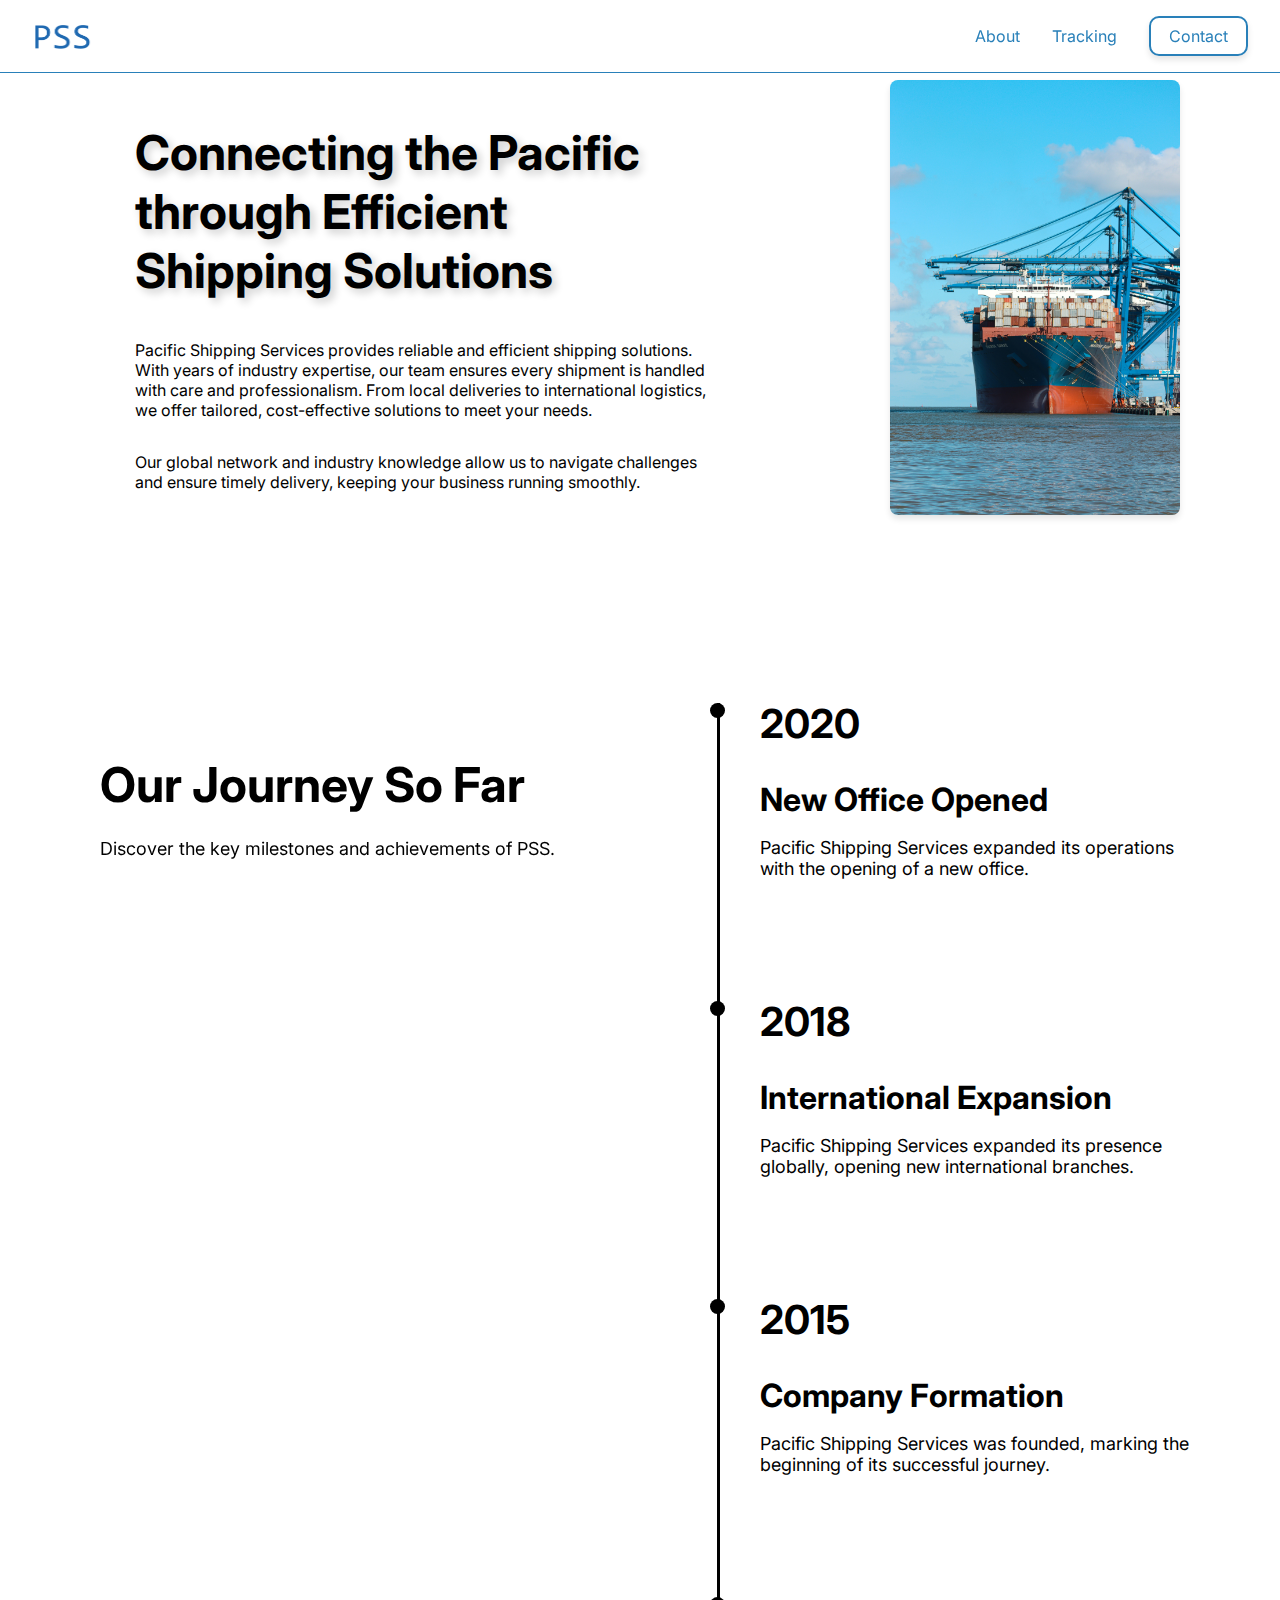
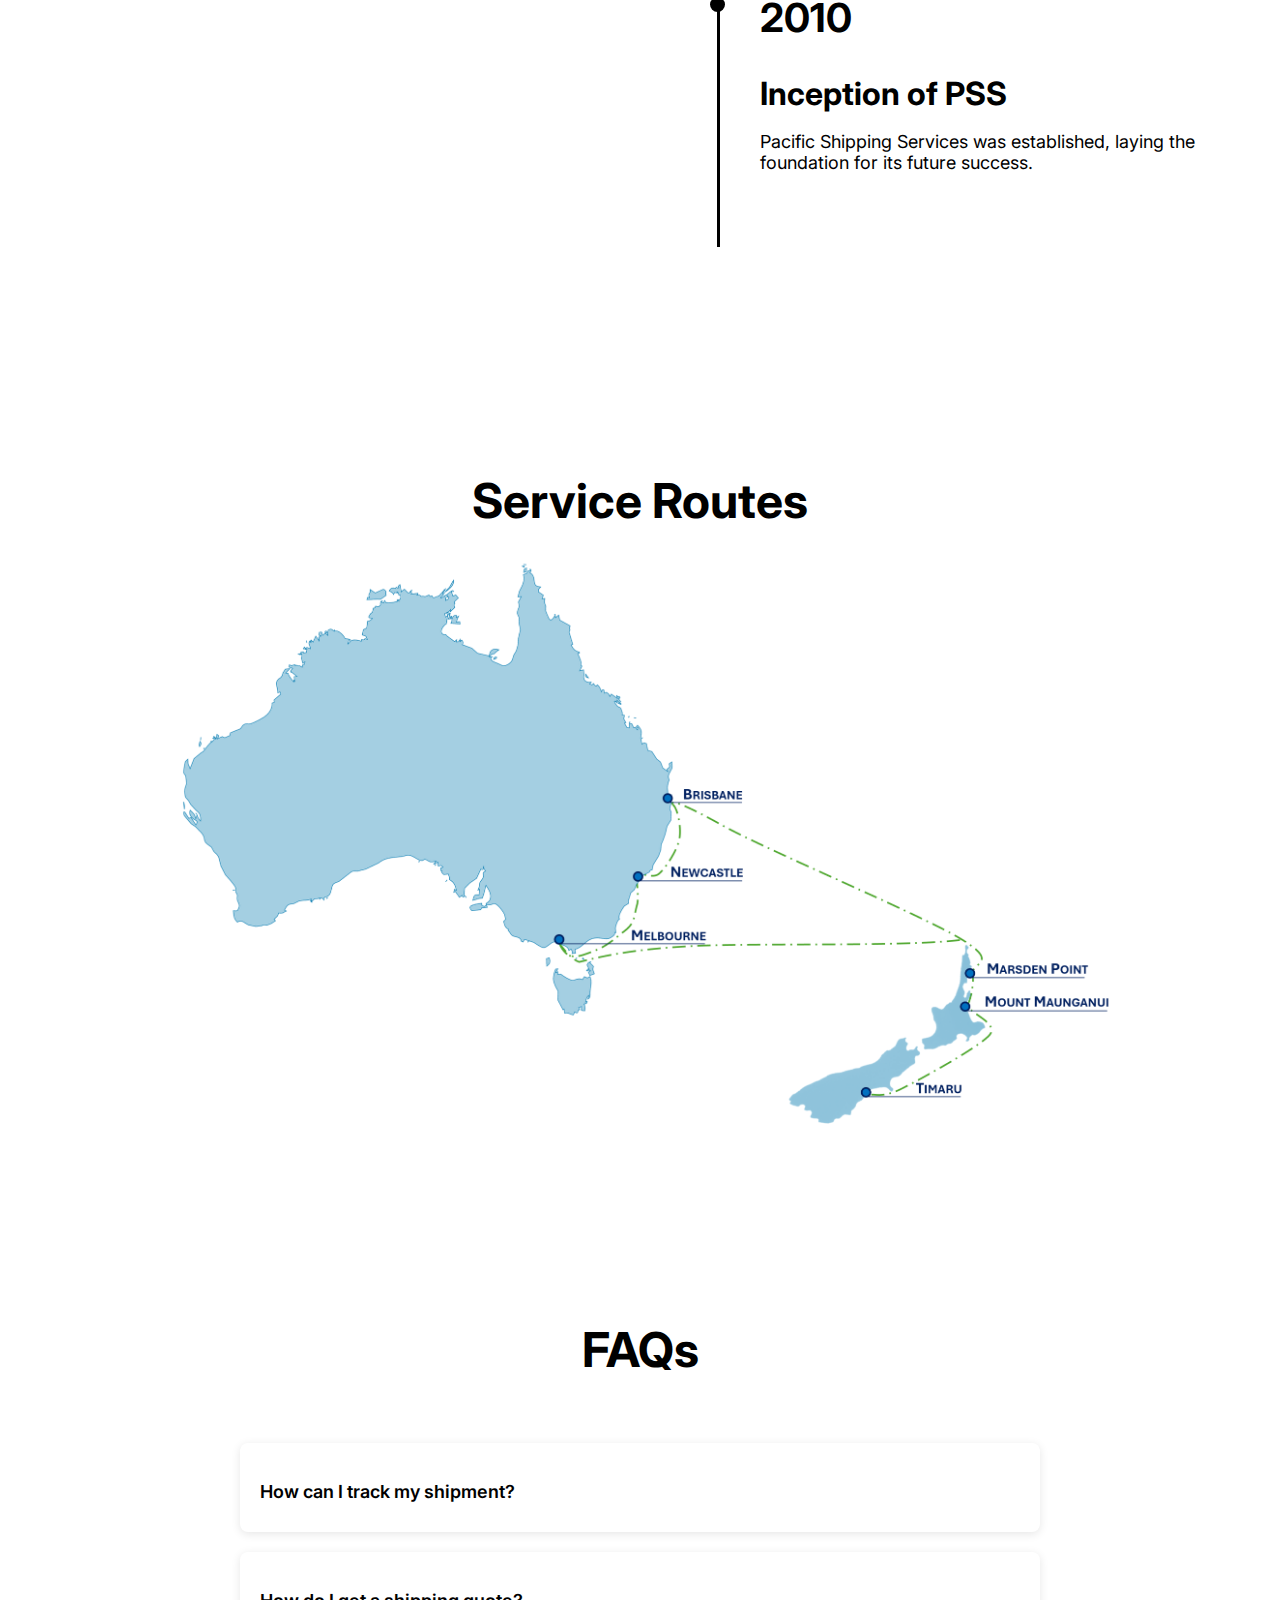
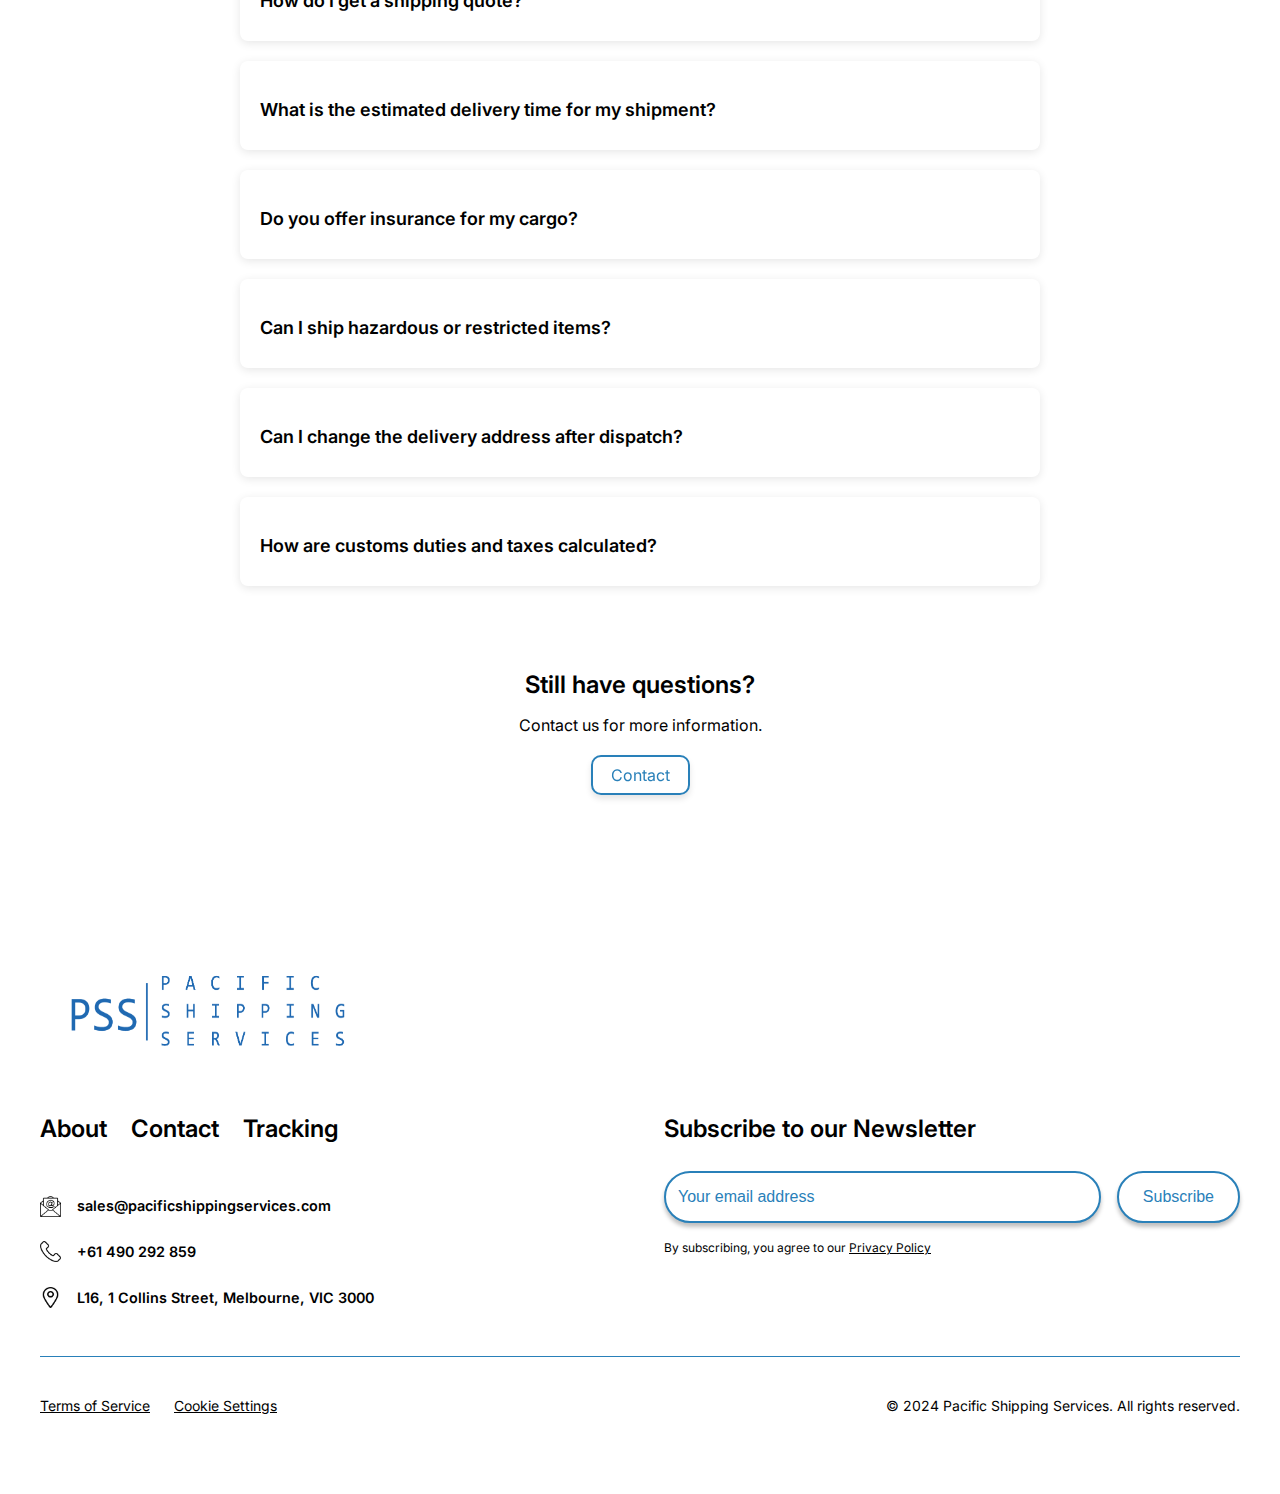
<file: about/index.html>
<!DOCTYPE html>
<html lang="en">
<head>
    <meta charset="UTF-8">
    <meta name="viewport" content="width=device-width, initial-scale=1.0">
    <meta http-equiv="X-UA-Compatible" content="IE=edge">
    <title>About - PSS</title>
    <link rel="stylesheet" href="../global.css" />
    <link rel="stylesheet" href="about.css">
    <link rel="stylesheet" href="../navbar2.css">
    <link rel="stylesheet" href="../footer.css">
    <link
      rel="stylesheet"
      href="https://fonts.googleapis.com/css2?family=Inter:wght@400&display=swap"
    />
    <style>
        :root {
  --font-inter: 'Inter', sans-serif;
}

body {
  margin: 0;
  line-height: normal;
  font-family: var(--font-inter);
}

        .faq-cta {
    text-align: center;
}

.primary-button-alt {
    display: inline-block;
}
        .primary-button-alt {
            border: 2px solid #2980b9;
            max-width: 4rem;
        }

        .button {
            color: #2980b9 !important;

        }
@media screen and (min-width: 769px) { 
    .navbar {
            border-bottom: 1px solid #2980b9;
        }
}
        .about-link-text, .tracking-link-text, .services-link-text {
            color: #2980b9 !important;
        }

/* Active states */
.mobile-menu.active,
.wipe-overlay.active {
    transform: translateY(0);
    transition-timing-function: ease-in;
}
  
/* Closing animation */
.mobile-menu:not(.active),
.wipe-overlay:not(.active) {
    transform: translateY(-100%);
    transition-timing-function: ease-out;
}


.mobile-menu {
    background-image: url('../images/about-menu.png');
}
    </style>
</head>
<body>
    <div class="hero-container">
        <header class="navbar">
          <!-- Existing navbar content -->
          <div class="container">
            <div class="navbar-content">
              <a href="../" class="logo">
                <img class="color-dark" loading="lazy" alt="" src="../images/pss-only-logo-blue.png" />
              </a>
              
              <button class="mobile-menu-toggle" aria-label="Toggle menu">
                <span class="hamburger"></span>
              </button>
              
              <div class="mobile-menu">
                <nav class="mobile-nav">
                  <a href="../" class="mobile-nav-link">Home</a>
                  <a href=# class="mobile-nav-link">About</a>
                  <a href="../tracking" class="mobile-nav-link">Tracking</a>
                  <a href="../contact" class="mobile-nav-link">Contact</a>
                </nav>
              </div>
      
              <nav class="desktop-nav">
                <div class="about-link">
                  <a href=# class="about-link-text">About</a>
                </div>
                <div class="tracking-link">
                  <a href="../tracking" class="tracking-link-text">Tracking</a>
                </div>
                <div class="actions">
                  <div class="primary-button-alt">
                    <a href="../contact" class="button">Contact</a>
                  </div>
                </div>
              </nav>
            </div>
          </div>
          <div class="wipe-overlay"></div>
          <div class="mobile-menu"></div>
        </header>
      
        <div class="hero-image"></div>
      </div>
      

    <main>
        <section class="hero">
            <div class="container">
                <div class="hero-content">
                    <h1><span>Connecting the Pacific through Efficient Shipping Solutions</span></h1>
                    <p>Pacific Shipping Services provides reliable and efficient shipping solutions. With years of industry expertise, our team ensures every shipment is handled with care and professionalism. From local deliveries to international logistics, we offer tailored, cost-effective solutions to meet your needs.</p>
                    <p>Our global network and industry knowledge allow us to navigate challenges and ensure timely delivery, keeping your business running smoothly.</p>
                </div>
                <div class="hero-image">
                    <img src="../images/port.jpg" alt="Shipping illustration">
                </div>
            </div>
        </section>

        <section class="timeline">
            <div class="container">
                <div class="timeline-header">
                    <h2>Our Journey So Far</h2>
                    <p>Discover the key milestones and achievements of PSS.</p>
                </div>
                <div class="timeline-events">
                    <div class="timeline-line"></div>
                    <div class="timeline-event">
                        <div class="event-dot"></div>
                        <div class="event-content">
                            <div class="event-year">2020</div>
                            <h3>New Office Opened</h3>
                            <p>Pacific Shipping Services expanded its operations with the opening of a new office.</p>
                        </div>
                    </div>
                    <div class="timeline-event">
                        <div class="event-dot"></div>
                        <div class="event-content">
                            <div class="event-year">2018</div>
                            <h3>International Expansion</h3>
                            <p>Pacific Shipping Services expanded its presence globally, opening new international branches.</p>
                        </div>
                    </div>
                    <div class="timeline-event">
                        <div class="event-dot"></div>
                        <div class="event-content">
                            <div class="event-year">2015</div>
                            <h3>Company Formation</h3>
                            <p>Pacific Shipping Services was founded, marking the beginning of its successful journey.</p>
                        </div>
                    </div>
                    <div class="timeline-event">
                        <div class="event-dot"></div>
                        <div class="event-content">
                            <div class="event-year">2010</div>
                            <h3>Inception of PSS</h3>
                            <p>Pacific Shipping Services was established, laying the foundation for its future success.</p>
                        </div>
                    </div>
                </div>
            </div>
        </section>

        <section class="routes">
            <div class="container">
                <h2>Service Routes</h2>
                <img class="services-image" loading="lazy" alt="Freight services illustration" src="../images/service-area.png">
            </div>
        </section>

        <section class="faq">
            <div class="container">
                <div class="faq-header">
                    <h2 class="faq-title">FAQs</h2>
                </div>
                <div class="faq-list">
                    <div class="faq-item">
                        <h3>How can I track my shipment?</h3>
                        <div class="answer">
                            <p>We provide a tracking service for all shipments. Once your order is dispatched, you'll receive a tracking number to monitor your cargo's progress online.</p>
                        </div>
                    </div>
                    <div class="faq-item">
                        <h3>How do I get a shipping quote?</h3>
                        <div class="answer">
                            <p>You can get a shipping quote by filling out our online quote form, calling our customer service team, or sending us an email with your shipping details. We'll respond within 24 hours with a detailed quote.</p>
                        </div>
                    </div>
                    <div class="faq-item">
                        <h3>What is the estimated delivery time for my shipment?</h3>
                        <div class="answer">
                            <p>Delivery times vary depending on the destination, shipping method, and customs clearance. Enter your shipment details into our tracking page for our live estimates.</p>
                        </div>
                    </div>
                    <div class="faq-item">
                        <h3>Do you offer insurance for my cargo?</h3>
                        <div class="answer">
                            <p>Yes, we offer comprehensive cargo insurance options to protect your shipments. Our team can help you select the right coverage based on your needs and cargo value.</p>
                        </div>
                    </div>
                    <div class="faq-item">
                        <h3>Can I ship hazardous or restricted items?</h3>
                        <div class="answer">
                            <p>Yes certainly! It's important to note that hazardous materials require special handling and documentation. Please contact our team directly to discuss your specific requirements and we can accommodate your shipment.</p>
                        </div>
                    </div>
                    <div class="faq-item">
                        <h3>Can I change the delivery address after dispatch?</h3>
                        <div class="answer">
                            <p>Changing the delivery address after dispatch is possible but may incur additional charges and could delay the delivery. Please contact our team as soon as possible to discuss the change.</p>
                        </div>
                    </div>
                    <div class="faq-item">
                        <h3>How are customs duties and taxes calculated?</h3>
                        <div class="answer">
                            <p>Customs duties and taxes are based on the declared value of the goods, product classification, and destination country’s regulations. Our team can assist you in understanding potential fees for your shipment.</p>
                        </div>
                    </div>
                </div>
                <div class="faq-cta">
                    <h3>Still have questions?</h3>
                    <p>Contact us for more information.</p>
                    <div class="primary-button-alt">
                        <a href="../contact" class="button">Contact</a>
                    </div>
                </div>
            </div>
        </section>
    </main>

    <footer class="footer">
        <div class="footer-content">
          <div class="footer-main">
            <!-- Logo Section -->
            <div class="footer-logo">
              <a href="../">
                <img src="../images/pss-logo-blue.png" alt="Pacific Shipping Services Logo" class="logo-image">
              </a>
            </div>
      
            <!-- Main Content Section -->
            <div class="footer-columns">
              <!-- Navigation Section -->
              <div class="footer-column">
                <nav class="footer-nav">
                  <a href=# class="nav-link">About</a>
                  <a href="../contact" class="nav-link">Contact</a>
                  <a href="../tracking" class="nav-link">Tracking</a>
                </nav>
                
                <!-- Contact Information -->
                <div class="footer-contact">
                  <div class="contact-item">
                    <img src="../images/email.png" alt="Email Icon" class="contact-icon">
                    <p class="contact-text"> sales@pacificshippingservices.com</p>
                  </div>
                  <div class="contact-item">
                    <img src="../images/telephone.png" alt="Phone Icon" class="contact-icon">
                    <p class="contact-text">+61 490 292 859</p>
                  </div>
                  <div class="contact-item">
                    <img src="../images/address.png" alt="Location Icon" class="contact-icon">
                    <address class="contact-text">
                      L16, 1 Collins Street, Melbourne, VIC 3000
                    </address>
                  </div>
                </div>
              </div>
      
              <!-- Newsletter Section -->
              <div class="footer-column">
                <div class="footer-newsletter">
                  <h2 class="newsletter-title">Subscribe to our Newsletter</h2>
                  <form class="newsletter-form" action="/subscribe" method="POST">
                    <div class="form-group">
                      <div class="input-wrapper">
                        <input 
                          type="email" 
                          placeholder="Your email address" 
                          class="newsletter-input"
                          required
                        >
                      </div>
                      <button type="submit" class="newsletter-button">Subscribe</button>
                    </div>
                    <div class="form-footer">
                      <p class="privacy-text">
                        By subscribing, you agree to our 
                        <a href="/privacy" class="privacy-link">Privacy Policy</a>
                      </p>
                    </div>
                  </form>
                </div>
              </div>
            </div>
          </div>
      
          <!-- Footer Bottom Section -->
          <div class="footer-bottom">
            <div class="footer-divider"></div>
            <div class="bottom-content">
              <div class="legal-links">
                <a href="/terms" class="legal-link">Terms of Service</a>
                <a href="/cookies" class="legal-link">Cookie Settings</a>
              </div>
              <p class="copyright">
                © 2024 Pacific Shipping Services. All rights reserved.
              </p>
            </div>
          </div>
        </div>
      </footer>
    <script>
        document.addEventListener('DOMContentLoaded', function() {
    const timelineHeader = document.querySelector('.timeline-header');
    const timelineEvents = document.querySelector('.timeline-events');
    
    const DESKTOP_THRESHOLD = 1024; // Minimum width in pixels for desktop layout
    
    // Add smooth transition to timeline header
    timelineHeader.style.transition = 'transform 0.3s cubic-bezier(0.4, 0, 0.2, 1)';
    
    function isDesktop() {
        return window.innerWidth >= DESKTOP_THRESHOLD;
    }
    
    function updateTimelineLayout() {
        if (isDesktop()) {
            timelineHeader.classList.add('desktop');
        } else {
            timelineHeader.classList.remove('desktop');
            timelineHeader.style.transform = 'translateY(0)';
        }
    }
    
    function updateParallax() {
        if (!isDesktop()) return;
        
        const rectHeader = timelineHeader.getBoundingClientRect();
        const rectEvents = timelineEvents.getBoundingClientRect();
        
        // Adjust the scroll trigger points
        const startTrigger = window.innerHeight;
        const endTrigger = -rectEvents.height;
        
        // Calculate scroll position relative to the timeline section
        const scrollPosition = rectEvents.top;
        
        // Calculate progress (0 to 1) based on scroll position
        const progress = Math.max(0, Math.min(1, 
            (startTrigger - scrollPosition) / (startTrigger - endTrigger)
        ));
        
        // Create a smoother easing effect
        const ease = t => t * (2 - t); // Quadratic ease-out
        const easedProgress = ease(progress);
        
        // Apply a gentler translation
        const maxTranslate = 60; // Reduced maximum translation
        const translateY = maxTranslate * (1 - easedProgress * 2);
        
        // Only update if the section is in view
        if (rectHeader.top <= startTrigger && rectEvents.bottom >= 0) {
            timelineHeader.style.transform = `translateY(${translateY}px)`;
        }
    }

    // Use requestAnimationFrame for smoother updates
    let ticking = false;
    window.addEventListener('scroll', () => {
        if (!ticking) {
            window.requestAnimationFrame(() => {
                updateParallax();
                ticking = false;
            });
            ticking = true;
        }
    });
    
    window.addEventListener('resize', () => {
        updateTimelineLayout();
        updateParallax();
    });
    
    updateTimelineLayout(); // Initial call
    updateParallax(); // Initial call
});
    </script>
    <script>
        document.addEventListener('DOMContentLoaded', function() {
            const faqItems = document.querySelectorAll('.faq-item');
            
            faqItems.forEach(item => {
                item.addEventListener('click', () => {
                    // Check if this item is already active
                    const isActive = item.classList.contains('active');
                    
                    // First remove active class from all items
                    faqItems.forEach(otherItem => {
                        otherItem.classList.remove('active');
                    });
                    
                    // Then add active class to clicked item (unless it was already active)
                    if (!isActive) {
                        item.classList.add('active');
                    }
                });
            });
        });
    </script>
    <script src="../navbar.js"></script>
</body>
</html>
</file>
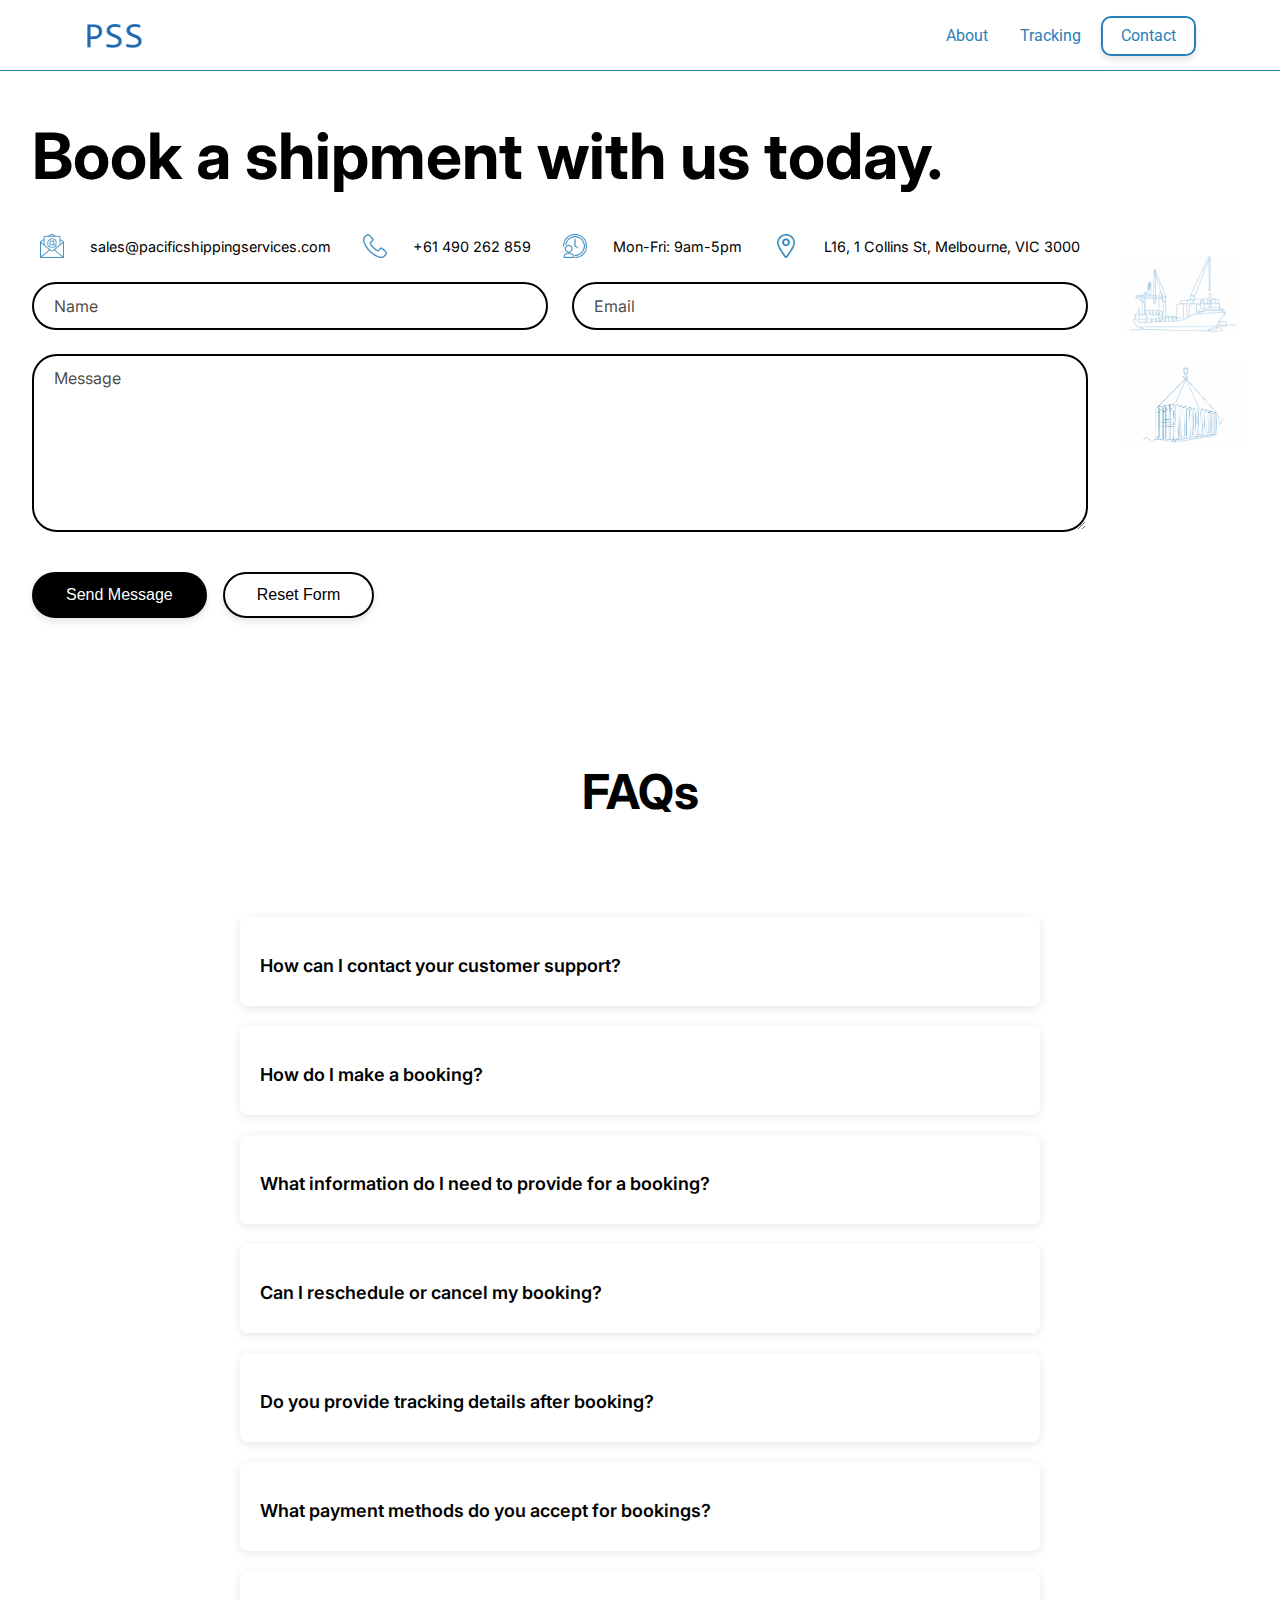
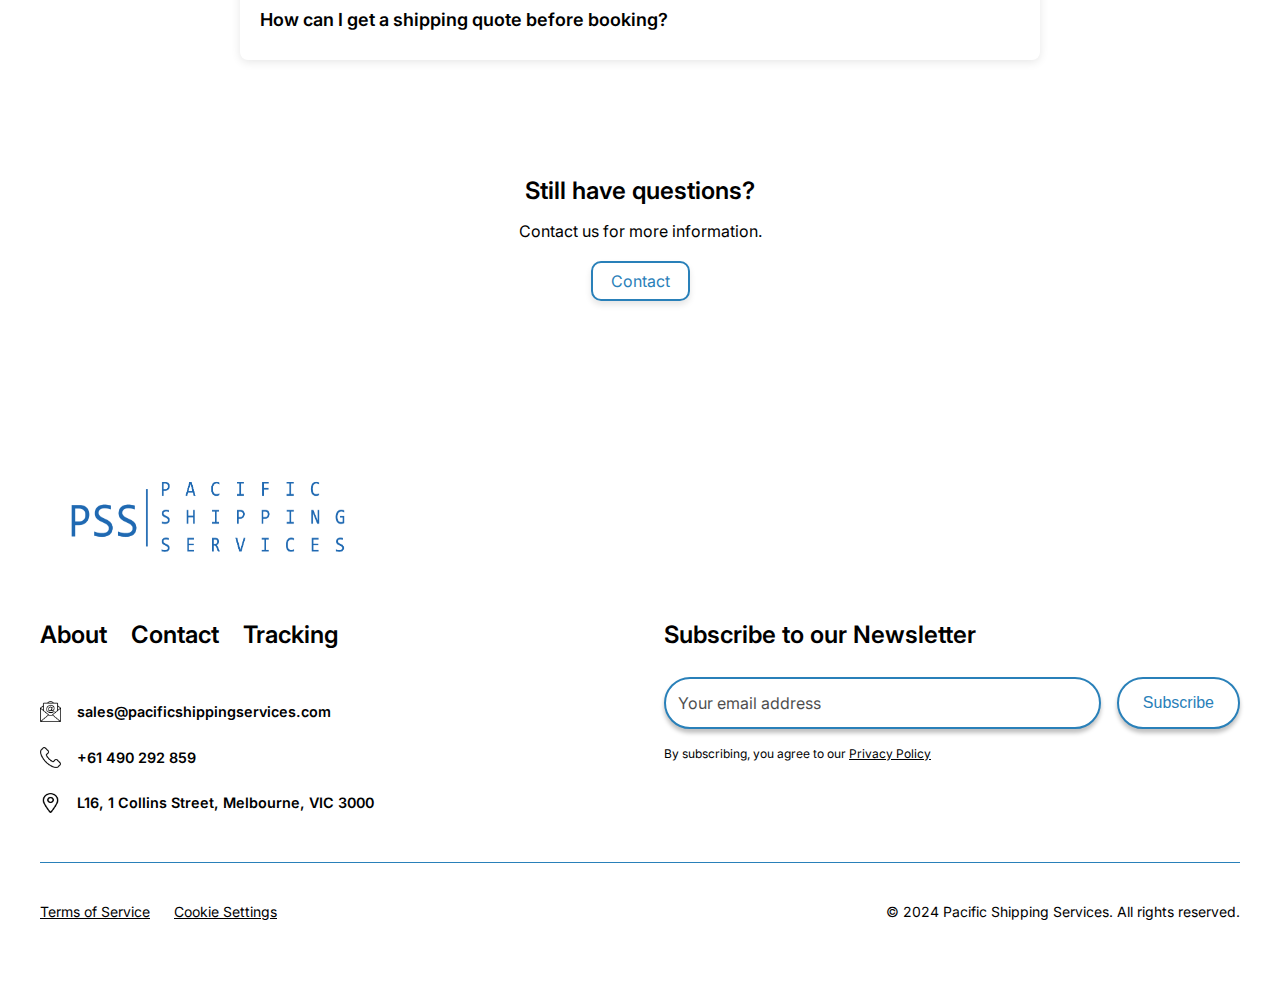
<file: book/index.html>
<!DOCTYPE html>
<html>
  <head>
    <meta charset="utf-8" />
    <meta name="viewport" content="initial-scale=1, width=device-width" />
    <title>Book - PSS</title>
    <link rel="stylesheet" href="../global.css" />
    <link rel="stylesheet" href="../index.css" />
    <link rel="stylesheet" href="../footer.css" />
    <link
      rel="stylesheet"
      href="https://fonts.googleapis.com/css2?family=Roboto:wght@300;400;600;700&display=swap"
    />
    <link
      rel="stylesheet"
      href="https://fonts.googleapis.com/css2?family=Inter:wght@400&display=swap"
    />
    <style>
      .header-5 {
        position: relative;
        height: 100vh;
        width: 100vw;
        background-image: url('images/desktop-hero.jpg');
        background-size: cover;
        background-position: center;
        background-repeat: no-repeat;
        overflow: hidden;
        display: flex;
        flex-direction: column;
        justify-content: center;
        padding: 2rem;
        box-sizing: border-box;
        color: var(--background-color-primary);
        font-family: var(--font-inter);
      }

      .hero-content {
        max-width: 600px;
        width: 100%;
        display: flex;
        flex-direction: column;
        align-items: flex-start;
        margin-left: 10%;
      }

      .image-removebg-preview-1-icon {
        width: 100%;
        max-width: 600px;
        height: auto;
        margin-bottom: 1rem;
      }

      .lorem-ipsum-dolor {
        width: 100%;
        max-width: 600px;
        text-align: left;
        margin-bottom: 2rem;
      }

      .styleprimary-smallfalse-al-parent {
        display: flex;
        gap: 1rem;
        flex-wrap: nowrap;
        width: 100%;
      }

      .primary-cta-button,
      .stylesecondary-smallfalse {
        flex: 1;
        min-width: 0;
        white-space: nowrap;
        overflow: hidden;
        text-overflow: ellipsis;
      }

      .primary-cta-button {
        cursor: pointer;
        border: 1px solid var(--background-color-primary);
        padding: var(--padding-2xs-5) var(--padding-4xl);
        background-color: var(--background-color-primary);
        border-radius: var(--br-3xs);
        display: flex;
        align-items: center;
        justify-content: center;
      }


      .stylesecondary-smallfalse {
        border-radius: var(--br-3xs);
        border: 1px solid var(--color-gray);
        padding: var(--padding-2xs-5) var(--padding-4xl);
        display: flex;
        align-items: center;
        justify-content: center;
      }

      @media screen and (max-width: 768px) {
        .header-5 {
          background-image: url('images/mobile-hero.jpg');
          padding: 1rem;
          justify-content: flex-end;
        }

        .hero-content {
          max-width: 100%;
          align-items: center;
          margin-left: 0;
          margin-bottom: 2rem;
        }

        .image-removebg-preview-1-icon {
          max-width: 100%;
          margin-bottom: 2rem;
        }

        .lorem-ipsum-dolor {
          max-width: 100%;
          text-align: center;
          margin-bottom: 2rem;
        }

        .styleprimary-smallfalse-al-parent {
          justify-content: center;
        }

        
      }
      @media screen and (max-width: 768px) {
  .header-5 {
    justify-content: space-between;
  }

  .hero-content {
    height: 100%;
    justify-content: space-between;
  }

  .image-removebg-preview-1-icon {
    margin-bottom: 0;
  }

  .text-and-buttons {
    margin-top: auto;
  }
}

@media screen and (max-width: 768px) {
  .image-removebg-preview-1-icon {
    max-height: 30vh; /* Limit image height on mobile */
  }
}

@media screen and (max-width: 768px) {
  .header-5 {
    justify-content: flex-start;
  }

  .hero-content {
    height: 100%;
    justify-content: space-between;
  }

  .text-and-buttons {
    margin-top: auto;
  }
}
@media screen and (max-width: 768px) {
  .image-removebg-preview-1-icon {
    width: 100%;      /* Full width on mobile */
    max-width: 400px; /* Or set a specific max width */
    height: auto;     /* Maintain aspect ratio */
    object-fit: contain; /* Ensures the entire image fits within the container */
    margin-bottom: 1rem; /* Adjust bottom margin as needed */
    margin-top: 10rem;    /* Moves the image down by 2rem */
  }
} 
.contact-image-wrapper {
  border-radius: 15px; /* Rounded corners for the wrapper */
  overflow: hidden;    /* Clip any overflow */
  width: 100%;         /* Adjust to your preferred width */
  height: auto;        /* Maintain aspect ratio */
}

.contact-image {
  width: 100%;
  height: auto;
  object-fit: contain; /* Contain the image within the wrapper */
  display: block;
  justify-items: center;
}

@media screen and (max-width: 768px) {
    .contact-container {
        grid-template-columns: 1fr;
    }

    .contact-image-wrapper {
        grid-row: 1;
        grid-column: 1;
    }

    .contact-content {
        grid-row: 2;
        grid-column: 1;
    }
}
.contact-image-wrapper {
    align-self: center;
}

@media screen and (min-width: 769px) {
    .text-and-buttons {
        margin-left: 1rem; /* Adjust this value to move more/less to the right */
    }
}

/* Navbar container styles */
.navbar {
  width: 100%;
  background-color: var(--color-gray);
  z-index: 1000;
}

.navbar-content {
  display: flex;
  justify-content: space-between;
  align-items: center;
}

/* Logo styles */
.logo {
  display: flex;
  align-items: center;
  z-index: 1001; /* Ensure logo stays above overlay */
}

.color-dark {
  height: 1.688rem;
  width: 3.938rem;
}

/* Desktop navigation */
.desktop-nav {
  display: flex;
  align-items: center;
  gap: 2rem;
}

/* Mobile menu button */
.mobile-menu-toggle {
  display: none;
  background: none;
  border: none;
  padding: 0.5rem;
  cursor: pointer;
  z-index: 1001; /* Ensure button stays above overlay */
}

.hamburger {
  display: block;
  width: 24px;
  height: 2px;
  background-color: var(--background-color-primary);
  position: relative;
  transition: all 0.3s ease-in-out;
}

.hamburger::before,
.hamburger::after {
  content: '';
  position: absolute;
  width: 24px;
  height: 2px;
  background-color: var(--background-color-primary);
  transition: all 0.3s ease-in-out;
}

.hamburger::before {
  transform: translateY(-8px);
}

.hamburger::after {
  transform: translateY(8px);
}

.mobile-nav {
  display: flex;
  flex-direction: column;
  align-items: center;
  justify-content: center;
  height: 100%;
  gap: 2rem;
}

.mobile-nav-link {
  color: var(--background-color-primary);
  text-decoration: none;
  font-size: 1.5rem;
  padding: 0.5rem 0;
  transition: color 0.3s ease;
}

.mobile-nav-link:hover {
  color: var(--link-primary);
}

/* Navbar basics */
.navbar {
  width: 100%;
  background-color: var(--color-gray);
  z-index: 1000;
}


.navbar-content {
  display: flex;
  justify-content: space-between;
  align-items: center;
}

/* Logo */
.logo {
  display: flex;
  align-items: center;
  z-index: 1001;
}

.color-dark {
  height: 1.688rem;
  width: 3.938rem;
}

/* Hamburger Button */
.mobile-menu-toggle {
  display: block;
  background: none;
  border: none;
  padding: 0.5rem;
  cursor: pointer;
  z-index: 1001;
}

.hamburger {
  display: block;
  width: 24px;
  height: 2px;
  background-color: var(--background-color-primary);
  position: relative;
  transition: all 0.3s ease-in-out;
}

.hamburger::before,
.hamburger::after {
  content: '';
  position: absolute;
  width: 24px;
  height: 2px;
  background-color: var(--background-color-primary);
  transition: all 0.3s ease-in-out;
}

.hamburger::before {
  transform: translateY(-8px);
}

.hamburger::after {
  transform: translateY(8px);
}

/* Mobile menu and overlay */
.mobile-menu {
  position: fixed;
  top: 0;
  left: 0;
  right: 0;
  bottom: 0;
  background-image: url('images/mobile-menu.jpg');
  background-size: cover;
  background-position: center;
  transform: translateY(-100%);
  transition: transform 0.6s cubic-bezier(0.77, 0, 0.175, 1);
  z-index: 999;
}

.wipe-overlay {
  position: fixed;
  top: 0;
  left: 0;
  right: 0;
  bottom: 0;
  background-color: var(--color-gray);
  transform: translateY(-100%);
  transition: transform 0.6s cubic-bezier(0.77, 0, 0.175, 1);
  z-index: 998;
}

/* Active states */
.mobile-menu.active {
  transform: translateY(0);
}

.wipe-overlay.active {
  transform: translateY(0);
}

/* Hamburger animation */
.mobile-menu-toggle.active .hamburger {
  background-color: transparent;
}

.mobile-menu-toggle.active .hamburger::before {
  transform: rotate(45deg);
}

.mobile-menu-toggle.active .hamburger::after {
  transform: rotate(-45deg) translate(5px, -6px);
}

/* Hide desktop nav on mobile */
@media screen and (min-width: 769px) {
  .mobile-menu-toggle {
    display: none;
  }
}

.mobile-menu {
  position: fixed;
  top: 0;
  left: 0;
  right: 0;
  bottom: 0;
  background-image: url('images/mobile-menu.jpg');
  background-size: cover;
  background-position: center;
  transform: translateY(-100%);
  transition: transform 0.6s ease;
  z-index: 999;
}

.wipe-overlay {
  position: fixed;
  top: 0;
  left: 0;
  right: 0;
  bottom: 0;
  background-color: var(--color-gray);
  transform: translateY(-100%);
  transition: transform 0.6s ease;
  z-index: 998;
}

/* Opening - wipes down */
.mobile-menu.active,
.wipe-overlay.active {
  transform: translateY(0%);
  transition-timing-function: ease-in;
}

/* Closing - wipes up */
.mobile-menu:not(.active),
.wipe-overlay:not(.active) {
  transform: translateY(-100%);
  transition-timing-function: ease-out;
}

.mobile-nav-link {
  font-size: 3rem;
}

.contact-heading {
        font-size: 4rem;
    }

@media screen and (max-width: 768px) {
  .contact-heading {
    font-size: 2.25rem;
  }
  
}
.primary-cta-button,
.primary-button-alt,
.submit-button,
.reset-button, .stylesecondary-smallfalse1 {
    transition: transform 0.3s ease-in-out;
    box-shadow: 0 4px 6px rgba(0, 0, 0, 0.1);
}

.stylesecondary-smallfalse1, .button11 {
    color: black;
}


.primary-cta-button {
    display: inline-flex;    /* Changed from flex */
    white-space: nowrap;     /* Prevent text wrap */
    padding: 0.75rem 1.5rem; /* Equal padding */
    width: auto;             /* Auto width instead of 100% */
    min-width: fit-content;  /* Ensure it fits content */
    box-shadow: 0 8px 12px rgba(0, 0, 0, 0.2);  /* Light default shadow */
}

.button1 {
    white-space: nowrap;     /* Prevent text wrap */
    width: auto;             /* Auto width */
}

.styleprimary-smallfalse-al-parent {
    width: auto;
    gap: 2rem;       /* Increased gap between buttons */
    display: flex;
    align-items: center;
}

/* Ensure Track Cargo button has enough space */
.stylesecondary-smallfalse {
    min-width: max-content;  /* Ensure button fits text */
    padding: 0.75rem 1.5rem; /* Match padding with Book Shipment */
}

/* Hover effects for primary buttons */
.primary-cta-button:hover {
  transform: scale(1.1); 
  box-shadow: 0 8px 12px rgba(0, 0, 0, 0.4);
}

/* Hover effects for Contact button in nav */
.primary-button-alt:hover {
  transform: scale(1.1); 
  box-shadow: 0 8px 12px rgba(0, 0, 0, 0.2);
}

/* Hover effects for Submit button in contact form */
.submit-button:hover {
  transform: scale(1.1); 
  box-shadow: 0 8px 12px rgba(0, 0, 0, 0.2);
}
.reset-button:hover {
  transform: scale(1.1); 
  box-shadow: 0 8px 12px rgba(0, 0, 0, 0.2);
}

/* Newsletter subscribe button hover */
.stylesecondary-smallfalse1:hover {
  transform: scale(1.1); 
  box-shadow: 0 8px 12px rgba(0, 0, 0, 0.2);
}

.newsletter {
    width: 100%;
    max-width: 600px;  /* Set a max-width for largest size */
    padding: 0 1rem;
    box-sizing: border-box;
}

.form1 {
    width: 100%;
    display: flex;
    flex-direction: column;
    gap: 1rem;
}

.input-button-wrapper {
    width: 100%;
    display: flex;
    gap: 1rem;
}

.newsletter-input {
    flex: 3;  /* Take up more space than the button */
}

.stylesecondary-smallfalse1 {
    flex: 1;  /* Fixed ratio with input */
}

/* Text elements to maintain consistent width */
.join-our-newsletter{
    width: 100%;
    font-size: 1.2rem; /* Base font size */
}

.by-subscribing-you {
    width: 100%;
    font-size: 0.75rem; /* Smaller font size */
}

/* Scale everything proportionally */
@media screen and (max-width: 768px) {
    .newsletter {
        transform: scale(0.9);
        transform-origin: left top;
    }
}

@media screen and (max-width: 480px) {
    .newsletter {
        transform: scale(0.8);
        transform-origin: left top;
    }
}

body {
  font-family: var(--font-inter)
} 

#contact-form {
  display: flex;
  flex-direction: column;
  gap: 1.5rem;
  width: 100%;
}

#contact-form .input-row {
  display: flex;
  gap: 1.5rem;
  width: 100%;
}

#contact-form .form-group {
  flex: 1;
}

#contact-form input,
#contact-form textarea {
  width: 100%;
  padding: 12px 20px;
  border: 2px solid var(--link-primary);
  border-radius: 50px;
  font-family: 'Inter', sans-serif;
  font-size: 16px;
  color: var(--link-primary);
  transition: all 0.3s ease;
  background-color: transparent;
}

#contact-form textarea {
  border-radius: 25px;
  min-height: 150px;
  resize: vertical;
}

#contact-form input::placeholder,
#contact-form textarea::placeholder {
  font-family: 'Inter', sans-serif;
  color: var(--link-primary);
  opacity: 0.7;
}

#contact-form input:focus,
#contact-form textarea:focus,
#contact-form input:hover,
#contact-form textarea:hover {
  outline: none;
  border-color: #2980b9;
  box-shadow: 0 0 0 1px #2980b9;
}

#contact-form .form-actions {
  display: flex;
  gap: 1rem;
  margin-top: 1rem;
}

#contact-form .submit-button,
#contact-form .reset-button {
  padding: 0.75rem 2rem;
  border-radius: 50px;
  border: 2px solid var(--link-primary);
  font-size: 1rem;
  cursor: pointer;
  transition: all 0.3s ease;
}

#contact-form .submit-button {
  background-color: var(--link-primary);
  color: var(--background-color-primary);
}

#contact-form .reset-button {
  background-color: transparent;
  color: var(--link-primary);
}

#contact-form .submit-button:hover,
#contact-form .reset-button:hover {
  border-color: #2980b9;
  color: #2980b9;
}

@media screen and (max-width: 768px) {
  #contact-form .input-row {
    flex-direction: column;
    gap: 1rem;
  }
  
  #contact-form .form-actions {
    flex-direction: column;
  }
  
  #contact-form .submit-button,
  #contact-form .reset-button {
    width: 100%;
  }
}

@media screen and (max-width: 768px) {
  #contact-form input,
#contact-form textarea {
  padding: 12px 10px;
}
}

.hamburger,
.hamburger::before,
.hamburger::after {
  background-color: #2980b9;  /* Your blue color */
}

/* Keep the color when menu is active */
.mobile-menu-toggle.active .hamburger::before,
.mobile-menu-toggle.active .hamburger::after {
  background-color: #2980b9;  /* Your blue color */
}

    .navbar {
            border-bottom: 1px solid #2980b9;
        }

        .about-link-text, .tracking-link-text, .services-link-text {
            color: #2980b9 !important;
        }

        .primary-button-alt {
    display: inline-block;
}
        .primary-button-alt {
            border: 2px solid #2980b9;
            max-width: 4rem;
        }

        .button {
            color: #2980b9 !important;

        }

        @media screen and (max-width: 768px) {
    .contact-container {
        display: flex;
        flex-direction: column;
    }

    .contact-image-wrapper {
        order: 2;
        margin-top: 2rem;
    }
}

/* Hide desktop nav and show mobile menu button on mobile */
@media screen and (max-width: 768px) {
    .desktop-nav {
        display: none;
    }

    .mobile-menu-toggle {
        display: block;
    }
}

/* Hide mobile menu button on desktop */
@media screen and (min-width: 769px) {
    .mobile-menu-toggle {
        display: none;
    }
}

.mobile-menu {
    position: fixed;
    top: 0;
    left: 0;
    right: 0;
    bottom: 0;
    background-image: url('images/mobile-menu.jpg');
    background-size: cover;
    background-position: center;
    transform: translateY(-100%);
    transition: transform 0.6s cubic-bezier(0.77, 0, 0.175, 1);
    z-index: 999;
}

.wipe-overlay {
    position: fixed;
    top: 0;
    left: 0;
    right: 0;
    bottom: 0;
    background-color: var(--color-gray);
    transform: translateY(-100%);
    transition: transform 0.6s cubic-bezier(0.77, 0, 0.175, 1);
    z-index: 998;
}

/* Opening - wipes down */
.mobile-menu.active,
.wipe-overlay.active {
    transform: translateY(0%);
    transition-timing-function: ease-in;
}

/* Closing - wipes up */
.mobile-menu:not(.active),
.wipe-overlay:not(.active) {
    transform: translateY(-100%);
    transition-timing-function: ease-out;
}

.mobile-menu {
    background-image: none;
}

.mobile-nav-link {

    color: #2980b9;

}

.container {
    margin: 0 auto;
    padding: 0 20px;
}

/* Global Heading Styles */
h1, h2 {
    font-size: 48px;
    font-weight: 700;
    margin-bottom: 24px;
}
    /* FAQ Section */
.faq {
    padding: 80px 0;
}

.faq .container {
    max-width: 800px;
    margin: 0 auto;
    padding: 0 20px;
    display: flex;
    flex-direction: column;
    align-items: center;
}

.faq-header {
    width: 100%;
    display: flex;
    justify-content: center;
    margin-bottom: 40px;
}

.faq-title {
    font-size: 48px;
    font-weight: 700;
    text-align: center;
}

.faq-list {
    width: 100%;
    display: flex;
    flex-direction: column;
    gap: 20px;
    margin-bottom: 60px;
}

.faq-item {
    background-color: #fff;
    border-radius: 8px;
    padding: 20px;
    box-shadow: 0 2px 10px rgba(0, 0, 0, 0.1);
    text-align: left;
}

.faq-item h3 {
    font-size: 18px;
    font-weight: 600;
    margin-bottom: 10px;
}

.faq-item p {
    font-size: 16px;
}

.faq-item.active {
    background-color: #2980b9;
    color: #fff;
}

.faq-cta {
    width: 100%;
    text-align: center;
    align-items: center;
}

.faq-cta h3 {
    font-size: 24px;
    font-weight: 600;
    margin-bottom: 10px;
}

.faq-cta p {
    margin-bottom: 20px;
}

/* Responsive adjustments */
@media (max-width: 768px) {
    .faq-title {
        font-size: 36px;
    }
}


.primary-button-alt {
    display: inline-block;
}
        .primary-button-alt {
            border: 2px solid #2980b9;
            max-width: 4rem;
        }

        .button {
            color: #2980b9 !important;

        }
        .faq {
    padding: 40px 0 80px; /* Reduced top padding */
}

.faq-item {
    cursor: pointer;
    transition: all 0.3s ease;
}

.faq-item .answer {
    max-height: 0;
    overflow: hidden;
    transition: all 0.3s ease;
    opacity: 0;
}

.faq-item.active {
    background-color: #2980b9;
}

.faq-item.active h3,
.faq-item.active p {
    color: white;
}

.faq-item.active .answer {
    max-height: 200px; /* Adjust based on your content */
    opacity: 1;
    margin-top: 10px;
}
</style>
  </head>

  <body>
    <div class="home-container">
      <header class="navbar">
        <div class="container">
          <div class="navbar-content">
            <a href="../" class="logo">
              <img class="color-dark" loading="lazy" alt="" src="../images/pss-only-logo-blue.png" />
            </a>
            
            <!-- Hamburger Menu Button -->
            <button class="mobile-menu-toggle" aria-label="Toggle menu">
              <span class="hamburger"></span>
            </button>
            
            <!-- Mobile Menu Overlay -->
            <div class="mobile-menu">
              <nav class="mobile-nav">
                <a href="../" class="mobile-nav-link">Home</a>
                <a href="../about" class="mobile-nav-link">About</a>
                <a href="../tracking" class="mobile-nav-link">Tracking</a>
                <a href="../contact" class="mobile-nav-link">Contact</a>
              </nav>
            </div>
      
            <!-- Desktop Menu -->
            <nav class="desktop-nav">
              <div class="about-link">
                <a href="../about" class="about-link-text">About</a>
              </div>
              <div class="tracking-link">
                <a href="../tracking" class="tracking-link-text">Tracking</a>
              </div>
              <div class="actions">
                <div class="primary-button-alt">
                  <a href="../contact" class="button">Contact</a>
                </div>
              </div>
            </nav>
          </div>
        </div>
        <div class="wipe-overlay"></div>
        <div class="mobile-menu"></div>
      </header>
<main>
          <section class="contact-section">
            <div class="contact-container">
              <div class="contact-content">
                <h2 class="contact-heading">Book a shipment with us today.</h2>
                <div class="contact-info-above-form">
                  <div class="contact-item">
                      <img src="../images/email-pss-blue.png" alt="Email">
                      <p>sales@pacificshippingservices.com</p>
                  </div>
                  <div class="contact-item">
                      <img src="../images/telephone-pss-blue.png" alt="Phone">
                      <p>+61 490 262 859</p>
                  </div>
                  <div class="contact-item">
                      <img src="../images/time-management-pss-blue.png" alt="Hours">
                      <p>Mon-Fri: 9am-5pm</p>
                  </div>
                  <div class="contact-item">
                      <img src="../images/address-pss-blue.png" alt="Address">
                      <p>L16, 1 Collins St, Melbourne, VIC 3000</p>
                  </div>
              </div>
              <form action="https://formsubmit.co/e21af56276f202ce8918c6c09852f23d" method="POST" id="contact-form" class="contact-form">
                <div class="input-row">
                  <div class="form-group">
                    <input type="text" name="name" id="name" placeholder="Name" required />
                  </div>
                  <div class="form-group">
                    <input type="email" name="email" id="email" placeholder="Email" required />
                  </div>
                </div>
                <div class="form-group">
                  <textarea name="message" id="message" placeholder="Message" rows="6" required></textarea>
                </div>
                <div class="form-actions">
                  <button type="submit" class="submit-button">Send Message</button>
                  <button type="reset" class="reset-button">Reset Form</button>
                </div>
                <!-- Hidden inputs for FormSubmit configuration -->
                <input type="hidden" name="_next" value="index.html">
                <input type="hidden" name="_subject" value="New submission from PSS Website">
                <input type="hidden" name="_autoresponse" value="Thank you for your message. We will get back to you soon.">
                <input type="hidden" name="_template" value="table">
              </form>
              </div>
              <div class="contact-image-wrapper">
              <div class="contact-image" style="border-radius: 15px;">
                <img src="../images/blue-lineart-ship.png" alt="Ship Spotlight">
                <img src="../images/blue-lineart-container2.png" alt="Ship Spotlight">
              </div>
            </div>
            </div>
          </section>

          <section class="faq">
            <div class="container">
                <div class="faq-header">
                    <h2 class="faq-title">FAQs</h2>
                </div>
                <div class="faq-list">
                    <div class="faq-item">
                        <h3>How can I contact your customer support?</h3>
                        <div class="answer">
                            <p>You can reach our customer support team via the contact form on this page, by phone, or through email. We aim to respond within 24 hours.</p>
                        </div>
                    </div>
                    <div class="faq-item">
                        <h3>How do I make a booking?</h3>
                        <div class="answer">
                            <p>To make a booking, simply fill out the booking form on our website or call our team for assistance. Once confirmed, you'll receive a confirmation email with all the details.</p>
                        </div>
                    </div>
                    <div class="faq-item">
                        <h3>What information do I need to provide for a booking?</h3>
                        <div class="answer">
                            <p>For bookings, we require details such as the type of shipment, dimensions, weight, origin, destination, and any special requirements. This ensures we provide accurate service and quotes.</p>
                        </div>
                    </div>
                    <div class="faq-item">
                        <h3>Can I reschedule or cancel my booking?</h3>
                        <div class="answer">
                            <p>Yes, bookings can be rescheduled or canceled. Please notify us as soon as possible. Cancellation or rescheduling fees may apply depending on the timing and service type.</p>
                        </div>
                    </div>
                    <div class="faq-item">
                        <h3>Do you provide tracking details after booking?</h3>
                        <div class="answer">
                            <p>Yes, once your shipment is dispatched, we will provide you with a tracking number so you can monitor your cargo's progress in real time.</p>
                        </div>
                    </div>
                    <div class="faq-item">
                        <h3>What payment methods do you accept for bookings?</h3>
                        <div class="answer">
                            <p>We accept major credit cards, bank transfers, and online payment platforms. Payment details will be provided once your booking is confirmed.</p>
                        </div>
                    </div>
                    <div class="faq-item">
                        <h3>How can I get a shipping quote before booking?</h3>
                        <div class="answer">
                            <p>You can request a quote by filling out our online form, contacting us via email, or calling our team. Provide details about your shipment, and we'll respond promptly with a detailed quote.</p>
                        </div>
                    </div>
                </div>
                <div class="faq-cta">
                    <h3>Still have questions?</h3>
                    <p>Contact us for more information.</p>
                    <div class="primary-button-alt">
                        <a href="../contact" class="button">Contact</a>
                    </div>
                </div>
            </div>
        </section>

      </main>
          
          <footer class="footer">
            <div class="footer-content">
              <div class="footer-main">
                <!-- Logo Section -->
                <div class="footer-logo">
                  <a href="../">
                    <img src="../images/pss-logo-blue.png" alt="Pacific Shipping Services Logo" class="logo-image">
                  </a>
                </div>
          
                <!-- Main Content Section -->
                <div class="footer-columns">
                  <!-- Navigation Section -->
                  <div class="footer-column">
                    <nav class="footer-nav">
                      <a href="../about" class="nav-link">About</a>
                      <a href="../contact" class="nav-link">Contact</a>
                      <a href="../tracking" class="nav-link">Tracking</a>
                    </nav>
                    
                    <!-- Contact Information -->
                    <div class="footer-contact">
                      <div class="contact-item">
                        <img src="../images/email.png" alt="Email Icon" class="contact-icon">
                        <p class="contact-text"> sales@pacificshippingservices.com</p>
                      </div>
                      <div class="contact-item">
                        <img src="../images/telephone.png" alt="Phone Icon" class="contact-icon">
                        <p class="contact-text">+61 490 292 859</p>
                      </div>
                      <div class="contact-item">
                        <img src="../images/address.png" alt="Location Icon" class="contact-icon">
                        <address class="contact-text">
                          L16, 1 Collins Street, Melbourne, VIC 3000
                        </address>
                      </div>
                    </div>
                  </div>
          
                  <!-- Newsletter Section -->
                  <div class="footer-column">
                    <div class="footer-newsletter">
                      <h2 class="newsletter-title">Subscribe to our Newsletter</h2>
                      <form class="newsletter-form" action="/subscribe" method="POST">
                        <div class="form-group">
                          <div class="input-wrapper">
                            <input 
                              type="email" 
                              placeholder="Your email address" 
                              class="newsletter-input"
                              required
                            >
                          </div>
                          <button type="submit" class="newsletter-button">Subscribe</button>
                        </div>
                        <div class="form-footer">
                          <p class="privacy-text">
                            By subscribing, you agree to our 
                            <a href="/privacy" class="privacy-link">Privacy Policy</a>
                          </p>
                        </div>
                      </form>
                    </div>
                  </div>
                </div>
              </div>
              <!-- Footer Bottom Section -->
              <div class="footer-bottom">
                <div class="footer-divider"></div>
                <div class="bottom-content">
                  <div class="legal-links">
                    <a href="/terms" class="legal-link">Terms of Service</a>
                    <a href="/cookies" class="legal-link">Cookie Settings</a>
                  </div>
                  <p class="copyright">
                    © 2024 Pacific Shipping Services. All rights reserved.
                  </p>
                </div>
              </div>
            </div>
          </footer>
    </div>
    <script>
      document.addEventListener('DOMContentLoaded', function() {
          const faqItems = document.querySelectorAll('.faq-item');
          
          faqItems.forEach(item => {
              item.addEventListener('click', () => {
                  // Check if this item is already active
                  const isActive = item.classList.contains('active');
                  
                  // First remove active class from all items
                  faqItems.forEach(otherItem => {
                      otherItem.classList.remove('active');
                  });
                  
                  // Then add active class to clicked item (unless it was already active)
                  if (!isActive) {
                      item.classList.add('active');
                  }
              });
          });
      });
  </script>
    <script src="../navbar.js"></script>
      </body>
  </html>
</file>
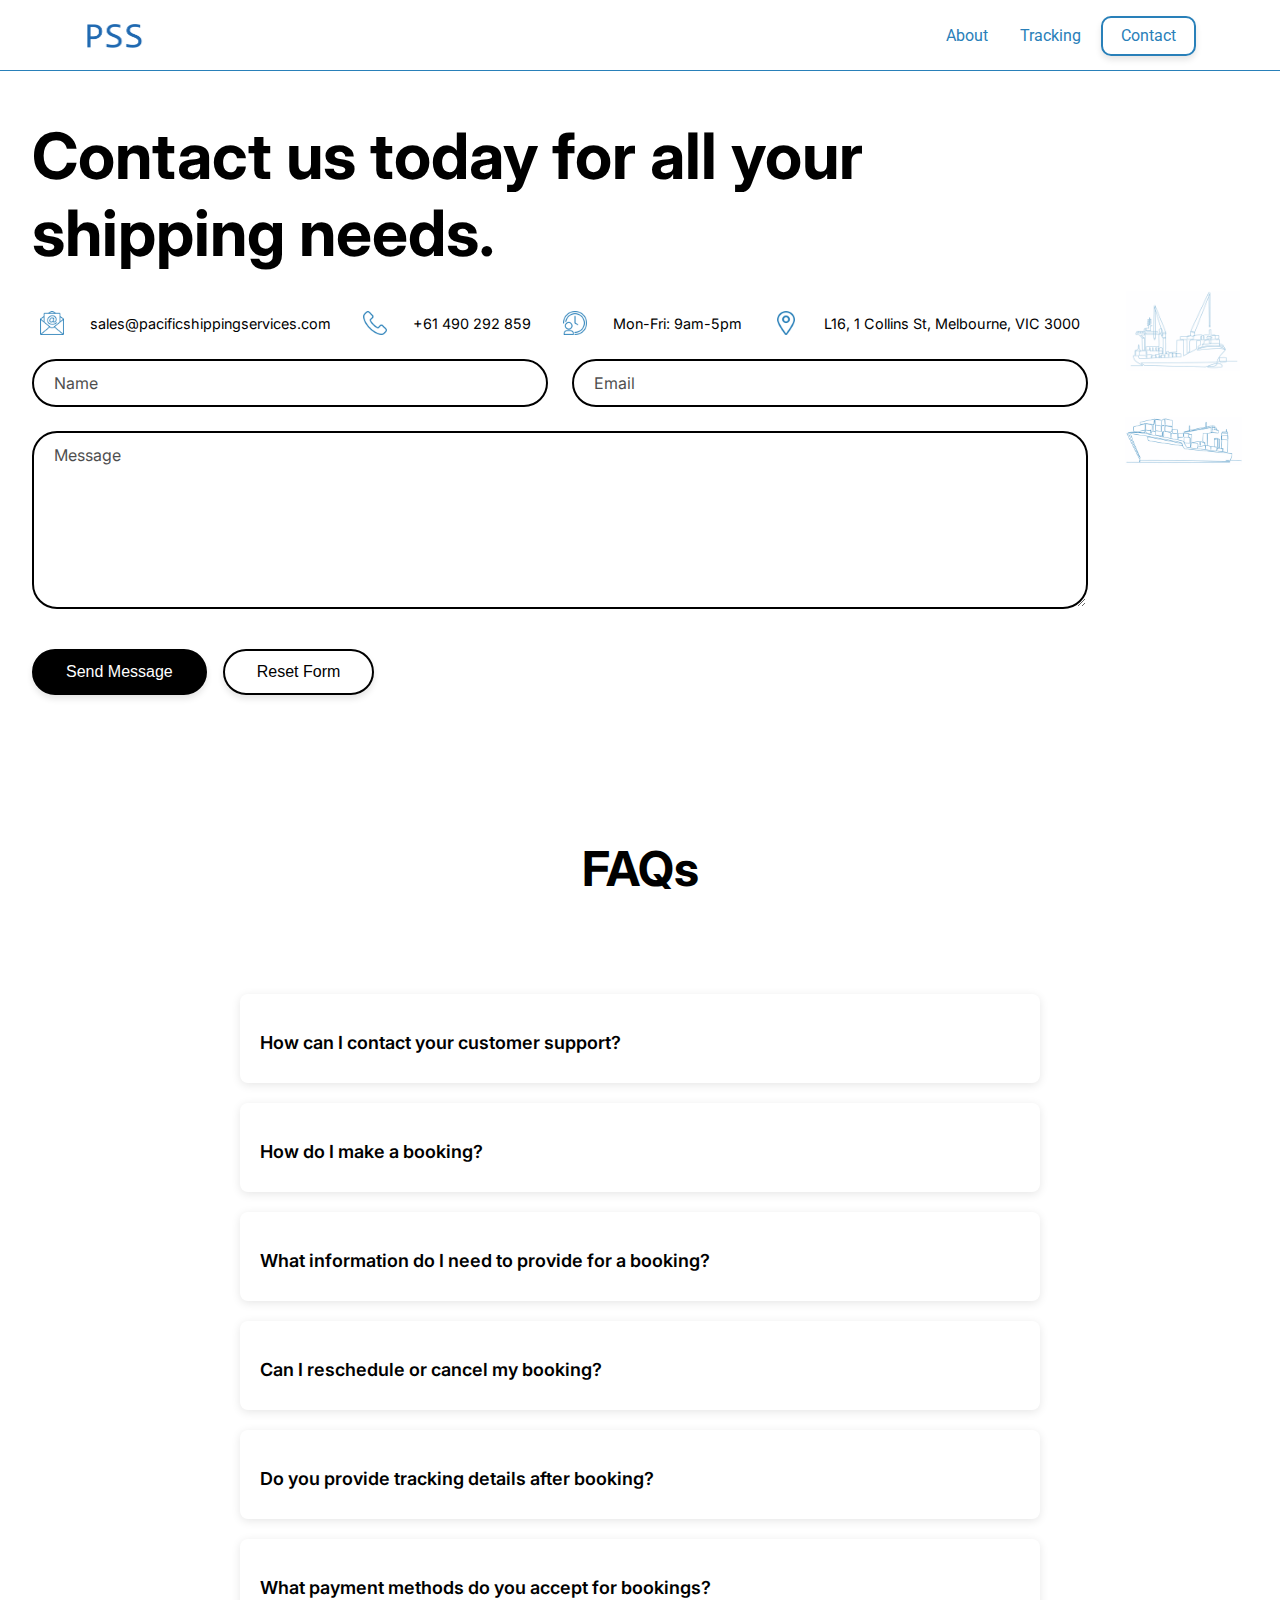
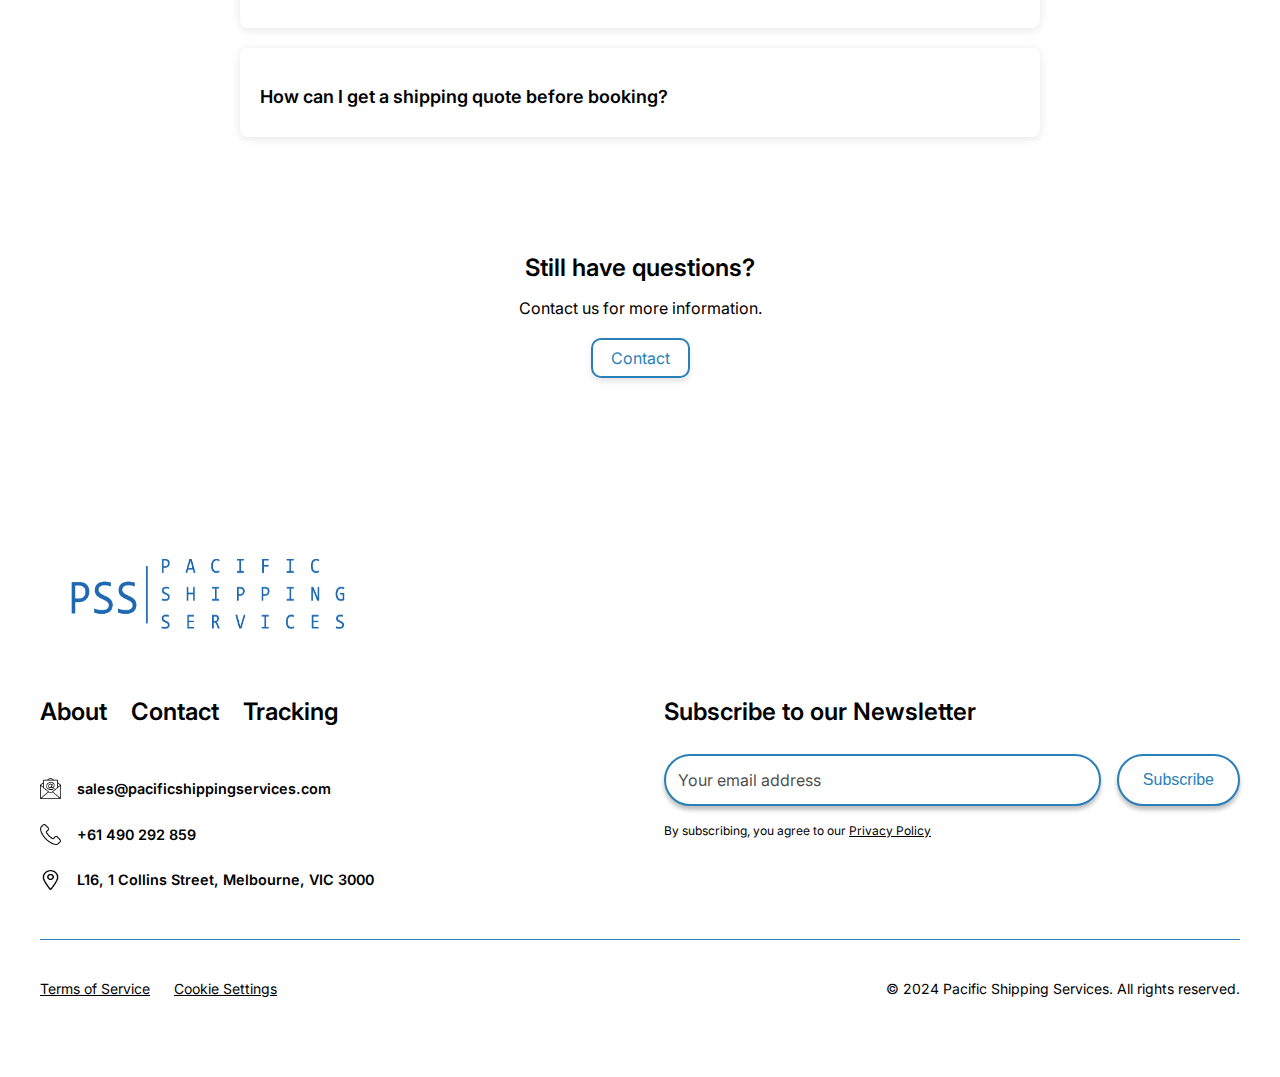
<file: contact/index.html>
<!DOCTYPE html>
<html>
  <head>
    <meta charset="utf-8" />
    <meta name="viewport" content="initial-scale=1, width=device-width" />
    <title>Contact - PSS</title>
    <link rel="stylesheet" href="../global.css" />
    <link rel="stylesheet" href="../index.css" />
    <link rel="stylesheet" href="../footer.css" />
    <link
      rel="stylesheet"
      href="https://fonts.googleapis.com/css2?family=Roboto:wght@300;400;600;700&display=swap"
    />
    <link
      rel="stylesheet"
      href="https://fonts.googleapis.com/css2?family=Inter:wght@400&display=swap"
    />
    <style>
      .header-5 {
        position: relative;
        height: 100vh;
        width: 100vw;
        background-image: url('images/desktop-hero.jpg');
        background-size: cover;
        background-position: center;
        background-repeat: no-repeat;
        overflow: hidden;
        display: flex;
        flex-direction: column;
        justify-content: center;
        padding: 2rem;
        box-sizing: border-box;
        color: var(--background-color-primary);
        font-family: var(--font-inter);
      }

      .hero-content {
        max-width: 600px;
        width: 100%;
        display: flex;
        flex-direction: column;
        align-items: flex-start;
        margin-left: 10%;
      }

      .image-removebg-preview-1-icon {
        width: 100%;
        max-width: 600px;
        height: auto;
        margin-bottom: 1rem;
      }

      .lorem-ipsum-dolor {
        width: 100%;
        max-width: 600px;
        text-align: left;
        margin-bottom: 2rem;
      }

      .styleprimary-smallfalse-al-parent {
        display: flex;
        gap: 1rem;
        flex-wrap: nowrap;
        width: 100%;
      }

      .primary-cta-button,
      .stylesecondary-smallfalse {
        flex: 1;
        min-width: 0;
        white-space: nowrap;
        overflow: hidden;
        text-overflow: ellipsis;
      }

      .primary-cta-button {
        cursor: pointer;
        border: 1px solid var(--background-color-primary);
        padding: var(--padding-2xs-5) var(--padding-4xl);
        background-color: var(--background-color-primary);
        border-radius: var(--br-3xs);
        display: flex;
        align-items: center;
        justify-content: center;
      }


      .stylesecondary-smallfalse {
        border-radius: var(--br-3xs);
        border: 1px solid var(--color-gray);
        padding: var(--padding-2xs-5) var(--padding-4xl);
        display: flex;
        align-items: center;
        justify-content: center;
      }

      @media screen and (max-width: 768px) {
        .header-5 {
          background-image: url('images/mobile-hero.jpg');
          padding: 1rem;
          justify-content: flex-end;
        }

        .hero-content {
          max-width: 100%;
          align-items: center;
          margin-left: 0;
          margin-bottom: 2rem;
        }

        .image-removebg-preview-1-icon {
          max-width: 100%;
          margin-bottom: 2rem;
        }

        .lorem-ipsum-dolor {
          max-width: 100%;
          text-align: center;
          margin-bottom: 2rem;
        }

        .styleprimary-smallfalse-al-parent {
          justify-content: center;
        }

        
      }
      @media screen and (max-width: 768px) {
  .header-5 {
    justify-content: space-between;
  }

  .hero-content {
    height: 100%;
    justify-content: space-between;
  }

  .image-removebg-preview-1-icon {
    margin-bottom: 0;
  }

  .text-and-buttons {
    margin-top: auto;
  }
}

@media screen and (max-width: 768px) {
  .image-removebg-preview-1-icon {
    max-height: 30vh; /* Limit image height on mobile */
  }
}

@media screen and (max-width: 768px) {
  .header-5 {
    justify-content: flex-start;
  }

  .hero-content {
    height: 100%;
    justify-content: space-between;
  }

  .text-and-buttons {
    margin-top: auto;
  }
}
@media screen and (max-width: 768px) {
  .image-removebg-preview-1-icon {
    width: 100%;      /* Full width on mobile */
    max-width: 400px; /* Or set a specific max width */
    height: auto;     /* Maintain aspect ratio */
    object-fit: contain; /* Ensures the entire image fits within the container */
    margin-bottom: 1rem; /* Adjust bottom margin as needed */
    margin-top: 10rem;    /* Moves the image down by 2rem */
  }
} 
.contact-image-wrapper {
  border-radius: 15px; /* Rounded corners for the wrapper */
  overflow: hidden;    /* Clip any overflow */
  width: 100%;         /* Adjust to your preferred width */
  height: auto;        /* Maintain aspect ratio */
}

.contact-image {
  width: 100%;
  height: auto;
  object-fit: contain; /* Contain the image within the wrapper */
  display: block;
  justify-items: center;
}

@media screen and (max-width: 768px) {
    .contact-container {
        grid-template-columns: 1fr;
    }

    .contact-image-wrapper {
        grid-row: 1;
        grid-column: 1;
    }

    .contact-content {
        grid-row: 2;
        grid-column: 1;
    }
}
.contact-image-wrapper {
    align-self: center;
}

@media screen and (min-width: 769px) {
    .text-and-buttons {
        margin-left: 1rem; /* Adjust this value to move more/less to the right */
    }
}

/* Navbar container styles */
.navbar {
  width: 100%;
  background-color: var(--color-gray);
  z-index: 1000;
}

.navbar-content {
  display: flex;
  justify-content: space-between;
  align-items: center;
}

/* Logo styles */
.logo {
  display: flex;
  align-items: center;
  z-index: 1001; /* Ensure logo stays above overlay */
}

.color-dark {
  height: 1.688rem;
  width: 3.938rem;
}

/* Desktop navigation */
.desktop-nav {
  display: flex;
  align-items: center;
  gap: 2rem;
}

/* Mobile menu button */
.mobile-menu-toggle {
  display: none;
  background: none;
  border: none;
  padding: 0.5rem;
  cursor: pointer;
  z-index: 1001; /* Ensure button stays above overlay */
}

.hamburger {
  display: block;
  width: 24px;
  height: 2px;
  background-color: var(--background-color-primary);
  position: relative;
  transition: all 0.3s ease-in-out;
}

.hamburger::before,
.hamburger::after {
  content: '';
  position: absolute;
  width: 24px;
  height: 2px;
  background-color: var(--background-color-primary);
  transition: all 0.3s ease-in-out;
}

.hamburger::before {
  transform: translateY(-8px);
}

.hamburger::after {
  transform: translateY(8px);
}

.mobile-nav {
  display: flex;
  flex-direction: column;
  align-items: center;
  justify-content: center;
  height: 100%;
  gap: 2rem;
}

.mobile-nav-link {
  color: var(--background-color-primary);
  text-decoration: none;
  font-size: 1.5rem;
  padding: 0.5rem 0;
  transition: color 0.3s ease;
}

.mobile-nav-link:hover {
  color: var(--link-primary);
}

/* Navbar basics */
.navbar {
  width: 100%;
  background-color: var(--color-gray);
  z-index: 1000;
}


.navbar-content {
  display: flex;
  justify-content: space-between;
  align-items: center;
}

/* Logo */
.logo {
  display: flex;
  align-items: center;
  z-index: 1001;
}

.color-dark {
  height: 1.688rem;
  width: 3.938rem;
}

/* Hamburger Button */
.mobile-menu-toggle {
  display: block;
  background: none;
  border: none;
  padding: 0.5rem;
  cursor: pointer;
  z-index: 1001;
}

.hamburger {
  display: block;
  width: 24px;
  height: 2px;
  background-color: var(--background-color-primary);
  position: relative;
  transition: all 0.3s ease-in-out;
}

.hamburger::before,
.hamburger::after {
  content: '';
  position: absolute;
  width: 24px;
  height: 2px;
  background-color: var(--background-color-primary);
  transition: all 0.3s ease-in-out;
}

.hamburger::before {
  transform: translateY(-8px);
}

.hamburger::after {
  transform: translateY(8px);
}

/* Mobile menu and overlay */
.mobile-menu {
  position: fixed;
  top: 0;
  left: 0;
  right: 0;
  bottom: 0;
  background-image: url('images/mobile-menu.jpg');
  background-size: cover;
  background-position: center;
  transform: translateY(-100%);
  transition: transform 0.6s cubic-bezier(0.77, 0, 0.175, 1);
  z-index: 999;
}

.wipe-overlay {
  position: fixed;
  top: 0;
  left: 0;
  right: 0;
  bottom: 0;
  background-color: var(--color-gray);
  transform: translateY(-100%);
  transition: transform 0.6s cubic-bezier(0.77, 0, 0.175, 1);
  z-index: 998;
}

/* Active states */
.mobile-menu.active {
  transform: translateY(0);
}

.wipe-overlay.active {
  transform: translateY(0);
}

/* Hamburger animation */
.mobile-menu-toggle.active .hamburger {
  background-color: transparent;
}

.mobile-menu-toggle.active .hamburger::before {
  transform: rotate(45deg);
}

.mobile-menu-toggle.active .hamburger::after {
  transform: rotate(-45deg) translate(5px, -6px);
}

/* Hide desktop nav on mobile */
@media screen and (min-width: 769px) {
  .mobile-menu-toggle {
    display: none;
  }
}

.mobile-menu {
  position: fixed;
  top: 0;
  left: 0;
  right: 0;
  bottom: 0;
  background-image: url('images/mobile-menu.jpg');
  background-size: cover;
  background-position: center;
  transform: translateY(-100%);
  transition: transform 0.6s ease;
  z-index: 999;
}

.wipe-overlay {
  position: fixed;
  top: 0;
  left: 0;
  right: 0;
  bottom: 0;
  background-color: var(--color-gray);
  transform: translateY(-100%);
  transition: transform 0.6s ease;
  z-index: 998;
}

/* Opening - wipes down */
.mobile-menu.active,
.wipe-overlay.active {
  transform: translateY(0%);
  transition-timing-function: ease-in;
}

/* Closing - wipes up */
.mobile-menu:not(.active),
.wipe-overlay:not(.active) {
  transform: translateY(-100%);
  transition-timing-function: ease-out;
}

.mobile-nav-link {
  font-size: 3rem;
}

.contact-heading {
        font-size: 4rem;
    }

@media screen and (max-width: 768px) {
  .contact-heading {
    font-size: 2.25rem;
  }
  
}
.primary-cta-button,
.primary-button-alt,
.submit-button,
.reset-button, .stylesecondary-smallfalse1 {
    transition: transform 0.3s ease-in-out;
    box-shadow: 0 4px 6px rgba(0, 0, 0, 0.1);
}

.stylesecondary-smallfalse1, .button11 {
    color: black;
}


.primary-cta-button {
    display: inline-flex;    /* Changed from flex */
    white-space: nowrap;     /* Prevent text wrap */
    padding: 0.75rem 1.5rem; /* Equal padding */
    width: auto;             /* Auto width instead of 100% */
    min-width: fit-content;  /* Ensure it fits content */
    box-shadow: 0 8px 12px rgba(0, 0, 0, 0.2);  /* Light default shadow */
}

.button1 {
    white-space: nowrap;     /* Prevent text wrap */
    width: auto;             /* Auto width */
}

.styleprimary-smallfalse-al-parent {
    width: auto;
    gap: 2rem;       /* Increased gap between buttons */
    display: flex;
    align-items: center;
}

/* Ensure Track Cargo button has enough space */
.stylesecondary-smallfalse {
    min-width: max-content;  /* Ensure button fits text */
    padding: 0.75rem 1.5rem; /* Match padding with Book Shipment */
}

/* Hover effects for primary buttons */
.primary-cta-button:hover {
  transform: scale(1.1); 
  box-shadow: 0 8px 12px rgba(0, 0, 0, 0.4);
}

/* Hover effects for Contact button in nav */
.primary-button-alt:hover {
  transform: scale(1.1); 
  box-shadow: 0 8px 12px rgba(0, 0, 0, 0.2);
}

/* Hover effects for Submit button in contact form */
.submit-button:hover {
  transform: scale(1.1); 
  box-shadow: 0 8px 12px rgba(0, 0, 0, 0.2);
}
.reset-button:hover {
  transform: scale(1.1); 
  box-shadow: 0 8px 12px rgba(0, 0, 0, 0.2);
}

/* Newsletter subscribe button hover */
.stylesecondary-smallfalse1:hover {
  transform: scale(1.1); 
  box-shadow: 0 8px 12px rgba(0, 0, 0, 0.2);
}

.newsletter {
    width: 100%;
    max-width: 600px;  /* Set a max-width for largest size */
    padding: 0 1rem;
    box-sizing: border-box;
}

.form1 {
    width: 100%;
    display: flex;
    flex-direction: column;
    gap: 1rem;
}

.input-button-wrapper {
    width: 100%;
    display: flex;
    gap: 1rem;
}

.newsletter-input {
    flex: 3;  /* Take up more space than the button */
}

.stylesecondary-smallfalse1 {
    flex: 1;  /* Fixed ratio with input */
}

/* Text elements to maintain consistent width */
.join-our-newsletter{
    width: 100%;
    font-size: 1.2rem; /* Base font size */
}

.by-subscribing-you {
    width: 100%;
    font-size: 0.75rem; /* Smaller font size */
}

/* Scale everything proportionally */
@media screen and (max-width: 768px) {
    .newsletter {
        transform: scale(0.9);
        transform-origin: left top;
    }
}

@media screen and (max-width: 480px) {
    .newsletter {
        transform: scale(0.8);
        transform-origin: left top;
    }
}

body {
  font-family: var(--font-inter)
} 

#contact-form {
  display: flex;
  flex-direction: column;
  gap: 1.5rem;
  width: 100%;
}

#contact-form .input-row {
  display: flex;
  gap: 1.5rem;
  width: 100%;
}

#contact-form .form-group {
  flex: 1;
}

#contact-form input,
#contact-form textarea {
  width: 100%;
  padding: 12px 20px;
  border: 2px solid var(--link-primary);
  border-radius: 50px;
  font-family: 'Inter', sans-serif;
  font-size: 16px;
  color: var(--link-primary);
  transition: all 0.3s ease;
  background-color: transparent;
}

#contact-form textarea {
  border-radius: 25px;
  min-height: 150px;
  resize: vertical;
}

#contact-form input::placeholder,
#contact-form textarea::placeholder {
  font-family: 'Inter', sans-serif;
  color: var(--link-primary);
  opacity: 0.7;
}

#contact-form input:focus,
#contact-form textarea:focus,
#contact-form input:hover,
#contact-form textarea:hover {
  outline: none;
  border-color: #2980b9;
  box-shadow: 0 0 0 1px #2980b9;
}

#contact-form .form-actions {
  display: flex;
  gap: 1rem;
  margin-top: 1rem;
}

#contact-form .submit-button,
#contact-form .reset-button {
  padding: 0.75rem 2rem;
  border-radius: 50px;
  border: 2px solid var(--link-primary);
  font-size: 1rem;
  cursor: pointer;
  transition: all 0.3s ease;
}

#contact-form .submit-button {
  background-color: var(--link-primary);
  color: var(--background-color-primary);
}

#contact-form .reset-button {
  background-color: transparent;
  color: var(--link-primary);
}

#contact-form .submit-button:hover,
#contact-form .reset-button:hover {
  border-color: #2980b9;
  color: #2980b9;
}

@media screen and (max-width: 768px) {
  #contact-form .input-row {
    flex-direction: column;
    gap: 1rem;
  }
  
  #contact-form .form-actions {
    flex-direction: column;
  }
  
  #contact-form .submit-button,
  #contact-form .reset-button {
    width: 100%;
  }
}

@media screen and (max-width: 768px) {
  #contact-form input,
#contact-form textarea {
  padding: 12px 10px;
}
}


    .navbar {
            border-bottom: 1px solid #2980b9;
        }

        .about-link-text, .tracking-link-text, .services-link-text {
            color: #2980b9 !important;
        }

        .primary-button-alt {
    display: inline-block;
}
        .primary-button-alt {
            border: 2px solid #2980b9;
            max-width: 4rem;
        }

        .button {
            color: #2980b9 !important;

        }

        .hamburger,
.hamburger::before,
.hamburger::after {
  background-color: #2980b9;  /* Your blue color */
}

/* Keep the color when menu is active */
.mobile-menu-toggle.active .hamburger::before,
.mobile-menu-toggle.active .hamburger::after {
  background-color: #2980b9;  /* Your blue color */
}
@media screen and (max-width: 768px) {
    .contact-container {
        display: flex;
        flex-direction: column;
    }

    .contact-image-wrapper {
        order: 2;
        margin-top: 2rem;
    }
}
/* Hide desktop nav and show mobile menu button on mobile */
@media screen and (max-width: 768px) {
    .desktop-nav {
        display: none;
    }

    .mobile-menu-toggle {
        display: block;
    }
}

/* Hide mobile menu button on desktop */
@media screen and (min-width: 769px) {
    .mobile-menu-toggle {
        display: none;
    }
}

.mobile-menu {
    position: fixed;
    top: 0;
    left: 0;
    right: 0;
    bottom: 0;
    background-image: url('images/mobile-menu.jpg');
    background-size: cover;
    background-position: center;
    transform: translateY(-100%);
    transition: transform 0.6s cubic-bezier(0.77, 0, 0.175, 1);
    z-index: 999;
}

.wipe-overlay {
    position: fixed;
    top: 0;
    left: 0;
    right: 0;
    bottom: 0;
    background-color: var(--color-gray);
    transform: translateY(-100%);
    transition: transform 0.6s cubic-bezier(0.77, 0, 0.175, 1);
    z-index: 998;
}

/* Opening - wipes down */
.mobile-menu.active,
.wipe-overlay.active {
    transform: translateY(0%);
    transition-timing-function: ease-in;
}

/* Closing - wipes up */
.mobile-menu:not(.active),
.wipe-overlay:not(.active) {
    transform: translateY(-100%);
    transition-timing-function: ease-out;
}

.mobile-menu {
    background-image: none;
}

.mobile-nav-link {

    color: #2980b9;
}
.container {
    margin: 0 auto;
    padding: 0 20px;
}

/* Global Heading Styles */
h1, h2 {
    font-size: 48px;
    font-weight: 700;
    margin-bottom: 24px;
}
    /* FAQ Section */
.faq {
    padding: 80px 0;
}

.faq .container {
    max-width: 800px;
    margin: 0 auto;
    padding: 0 20px;
    display: flex;
    flex-direction: column;
    align-items: center;
}

.faq-header {
    width: 100%;
    display: flex;
    justify-content: center;
    margin-bottom: 40px;
}

.faq-title {
    font-size: 48px;
    font-weight: 700;
    text-align: center;
}

.faq-list {
    width: 100%;
    display: flex;
    flex-direction: column;
    gap: 20px;
    margin-bottom: 60px;
}

.faq-item {
    background-color: #fff;
    border-radius: 8px;
    padding: 20px;
    box-shadow: 0 2px 10px rgba(0, 0, 0, 0.1);
    text-align: left;
}

.faq-item h3 {
    font-size: 18px;
    font-weight: 600;
    margin-bottom: 10px;
}

.faq-item p {
    font-size: 16px;
}

.faq-item.active {
    background-color: #2980b9;
    color: #fff;
}

.faq-cta {
    width: 100%;
    text-align: center;
    align-items: center;
}

.faq-cta h3 {
    font-size: 24px;
    font-weight: 600;
    margin-bottom: 10px;
}

.faq-cta p {
    margin-bottom: 20px;
}

/* Responsive adjustments */
@media (max-width: 768px) {
    .faq-title {
        font-size: 36px;
    }
}


.primary-button-alt {
    display: inline-block;
}
        .primary-button-alt {
            border: 2px solid #2980b9;
            max-width: 4rem;
        }

        .button {
            color: #2980b9 !important;

        }
        .faq {
    padding: 40px 0 80px; /* Reduced top padding */
}

.faq-item {
    cursor: pointer;
    transition: all 0.3s ease;
}

.faq-item .answer {
    max-height: 0;
    overflow: hidden;
    transition: all 0.3s ease;
    opacity: 0;
}

.faq-item.active {
    background-color: #2980b9;
}

.faq-item.active h3,
.faq-item.active p {
    color: white;
}

.faq-item.active .answer {
    max-height: 200px; /* Adjust based on your content */
    opacity: 1;
    margin-top: 10px;
}
        </style>
  </head>

  <body>
    <div class="home-container">
      <header class="navbar">
        <div class="container">
          <div class="navbar-content">
            <a href="../" class="logo">
              <img class="color-dark" loading="lazy" alt="" src="../images/pss-only-logo-blue.png" />
            </a>
            
            <!-- Hamburger Menu Button -->
            <button class="mobile-menu-toggle" aria-label="Toggle menu">
              <span class="hamburger"></span>
            </button>
            
            <!-- Mobile Menu Overlay -->
            <div class="mobile-menu">
              <nav class="mobile-nav">
                <a href="../" class="mobile-nav-link">Home</a>
                <a href="../about" class="mobile-nav-link">About</a>
                <a href="../tracking" class="mobile-nav-link">Tracking</a>
                <a href=# class="mobile-nav-link">Contact</a>
              </nav>
            </div>
      
            <!-- Desktop Menu -->
            <nav class="desktop-nav">
              <div class="about-link">
                <a href="../about" class="about-link-text">About</a>
              </div>
              <div class="tracking-link">
                <a href="../tracking" class="tracking-link-text">Tracking</a>
              </div>
              <div class="actions">
                <div class="primary-button-alt">
                  <a href=# class="button">Contact</a>
                </div>
              </div>
            </nav>
          </div>
        </div>
        <div class="wipe-overlay"></div>
        <div class="mobile-menu"></div>
      </header>
    <main>
          <section class="contact-section">
            <div class="contact-container">
              <div class="contact-content">
                <h2 class="contact-heading">Contact us today for all your shipping needs.</h2>
                <div class="contact-info-above-form">
                  <div class="contact-item">
                      <img src="../images/email-pss-blue.png" alt="Email">
                      <p>sales@pacificshippingservices.com</p>
                  </div>
                  <div class="contact-item">
                      <img src="../images/telephone-pss-blue.png" alt="Phone">
                      <p>+61 490 292 859</p>
                  </div>
                  <div class="contact-item">
                      <img src="../images/time-management-pss-blue.png" alt="Hours">
                      <p>Mon-Fri: 9am-5pm</p>
                  </div>
                  <div class="contact-item">
                      <img src="../images/address-pss-blue.png" alt="Address">
                      <p>L16, 1 Collins St, Melbourne, VIC 3000</p>
                  </div>
              </div>
              <form action="https://formsubmit.co/e21af56276f202ce8918c6c09852f23d" method="POST" id="contact-form" class="contact-form">
                <div class="input-row">
                  <div class="form-group">
                    <input type="text" name="name" id="name" placeholder="Name" required />
                  </div>
                  <div class="form-group">
                    <input type="email" name="email" id="email" placeholder="Email" required />
                  </div>
                </div>
                <div class="form-group">
                  <textarea name="message" id="message" placeholder="Message" rows="6" required></textarea>
                </div>
                <div class="form-actions">
                  <button type="submit" class="submit-button">Send Message</button>
                  <button type="reset" class="reset-button">Reset Form</button>
                </div>
                <!-- Hidden inputs for FormSubmit configuration -->
                <input type="hidden" name="_next" value="index.html">
                <input type="hidden" name="_subject" value="New submission from PSS Website">
                <input type="hidden" name="_autoresponse" value="Thank you for your message. We will get back to you soon.">
                <input type="hidden" name="_template" value="table">
              </form>
              </div>
              <div class="contact-image-wrapper">
              <div class="contact-image" style="border-radius: 15px;">
                <img src="../images/blue-lineart-ship.png" alt="Ship Spotlight">
                <img src="../images/blue-lineart-ship2.png" alt="Ship Spotlight">
              </div>
            </div>
            </div>
          </section>

          <section class="faq">
            <div class="container">
                <div class="faq-header">
                    <h2 class="faq-title">FAQs</h2>
                </div>
                <div class="faq-list">
                    <div class="faq-item">
                        <h3>How can I contact your customer support?</h3>
                        <div class="answer">
                            <p>You can reach our customer support team via the contact form on this page, by phone, or through email. We aim to respond within 24 hours.</p>
                        </div>
                    </div>
                    <div class="faq-item">
                        <h3>How do I make a booking?</h3>
                        <div class="answer">
                            <p>To make a booking, simply fill out the booking form on our website or call our team for assistance. Once confirmed, you'll receive a confirmation email with all the details.</p>
                        </div>
                    </div>
                    <div class="faq-item">
                        <h3>What information do I need to provide for a booking?</h3>
                        <div class="answer">
                            <p>For bookings, we require details such as the type of shipment, dimensions, weight, origin, destination, and any special requirements. This ensures we provide accurate service and quotes.</p>
                        </div>
                    </div>
                    <div class="faq-item">
                        <h3>Can I reschedule or cancel my booking?</h3>
                        <div class="answer">
                            <p>Yes, bookings can be rescheduled or canceled. Please notify us as soon as possible. Cancellation or rescheduling fees may apply depending on the timing and service type.</p>
                        </div>
                    </div>
                    <div class="faq-item">
                        <h3>Do you provide tracking details after booking?</h3>
                        <div class="answer">
                            <p>Yes, once your shipment is dispatched, we will provide you with a tracking number so you can monitor your cargo's progress in real time.</p>
                        </div>
                    </div>
                    <div class="faq-item">
                        <h3>What payment methods do you accept for bookings?</h3>
                        <div class="answer">
                            <p>We accept major credit cards, bank transfers, and online payment platforms. Payment details will be provided once your booking is confirmed.</p>
                        </div>
                    </div>
                    <div class="faq-item">
                        <h3>How can I get a shipping quote before booking?</h3>
                        <div class="answer">
                            <p>You can request a quote by filling out our online form, contacting us via email, or calling our team. Provide details about your shipment, and we'll respond promptly with a detailed quote.</p>
                        </div>
                    </div>
                </div>
                <div class="faq-cta">
                    <h3>Still have questions?</h3>
                    <p>Contact us for more information.</p>
                    <div class="primary-button-alt">
                        <a href="../contact" class="button">Contact</a>
                    </div>
                </div>
            </div>
        </section>
        
        </main>
          <footer class="footer">
            <div class="footer-content">
              <div class="footer-main">
                <!-- Logo Section -->
                <div class="footer-logo">
                  <a href="../">
                    <img src="../images/pss-logo-blue.png" alt="Pacific Shipping Services Logo" class="logo-image">
                  </a>
                </div>
          
                <!-- Main Content Section -->
                <div class="footer-columns">
                  <!-- Navigation Section -->
                  <div class="footer-column">
                    <nav class="footer-nav">
                      <a href="../about" class="nav-link">About</a>
                      <a href=# class="nav-link">Contact</a>
                      <a href="../tracking" class="nav-link">Tracking</a>
                    </nav>
                    
                    <!-- Contact Information -->
                    <div class="footer-contact">
                      <div class="contact-item">
                        <img src="../images/email.png" alt="Email Icon" class="contact-icon">
                        <p class="contact-text"> sales@pacificshippingservices.com</p>
                      </div>
                      <div class="contact-item">
                        <img src="../images/telephone.png" alt="Phone Icon" class="contact-icon">
                        <p class="contact-text">+61 490 292 859</p>
                      </div>
                      <div class="contact-item">
                        <img src="../images/address.png" alt="Location Icon" class="contact-icon">
                        <address class="contact-text">
                          L16, 1 Collins Street, Melbourne, VIC 3000
                        </address>
                      </div>
                    </div>
                  </div>
          
                  <!-- Newsletter Section -->
                  <div class="footer-column">
                    <div class="footer-newsletter">
                      <h2 class="newsletter-title">Subscribe to our Newsletter</h2>
                      <form class="newsletter-form" action="/subscribe" method="POST">
                        <div class="form-group">
                          <div class="input-wrapper">
                            <input 
                              type="email" 
                              placeholder="Your email address" 
                              class="newsletter-input"
                              required
                            >
                          </div>
                          <button type="submit" class="newsletter-button">Subscribe</button>
                        </div>
                        <div class="form-footer">
                          <p class="privacy-text">
                            By subscribing, you agree to our 
                            <a href="/privacy" class="privacy-link">Privacy Policy</a>
                          </p>
                        </div>
                      </form>
                    </div>
                  </div>
                </div>
              </div>
            
              <!-- Footer Bottom Section -->
              <div class="footer-bottom">
                <div class="footer-divider"></div>
                <div class="bottom-content">
                  <div class="legal-links">
                    <a href="/terms" class="legal-link">Terms of Service</a>
                    <a href="/cookies" class="legal-link">Cookie Settings</a>
                  </div>
                  <p class="copyright">
                    © 2024 Pacific Shipping Services. All rights reserved.
                  </p>
                </div>
              </div>
            </div>
          </footer>
    </div>
    <script>
      document.addEventListener('DOMContentLoaded', function() {
          const faqItems = document.querySelectorAll('.faq-item');
          
          faqItems.forEach(item => {
              item.addEventListener('click', () => {
                  // Check if this item is already active
                  const isActive = item.classList.contains('active');
                  
                  // First remove active class from all items
                  faqItems.forEach(otherItem => {
                      otherItem.classList.remove('active');
                  });
                  
                  // Then add active class to clicked item (unless it was already active)
                  if (!isActive) {
                      item.classList.add('active');
                  }
              });
          });
      });
  </script>
    <script src="../navbar.js"></script>
      </body>
  </html>
</file>
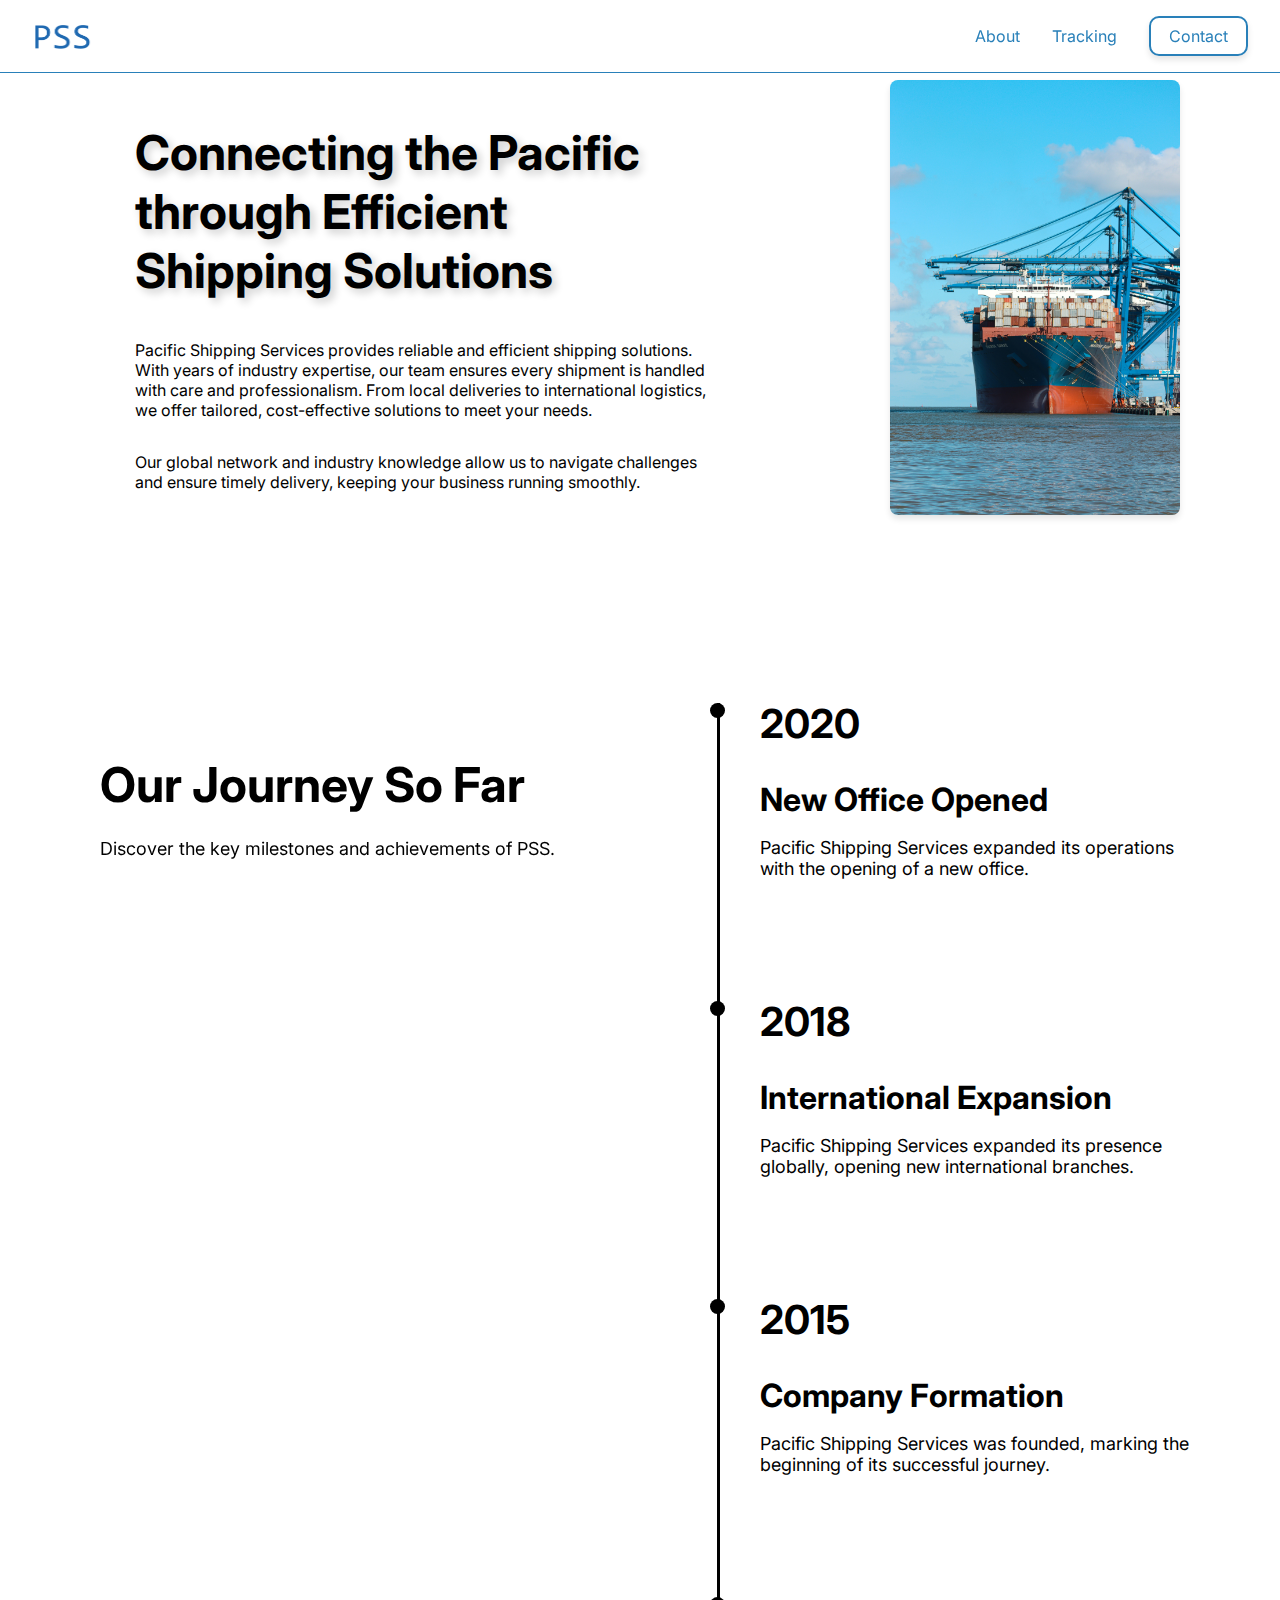
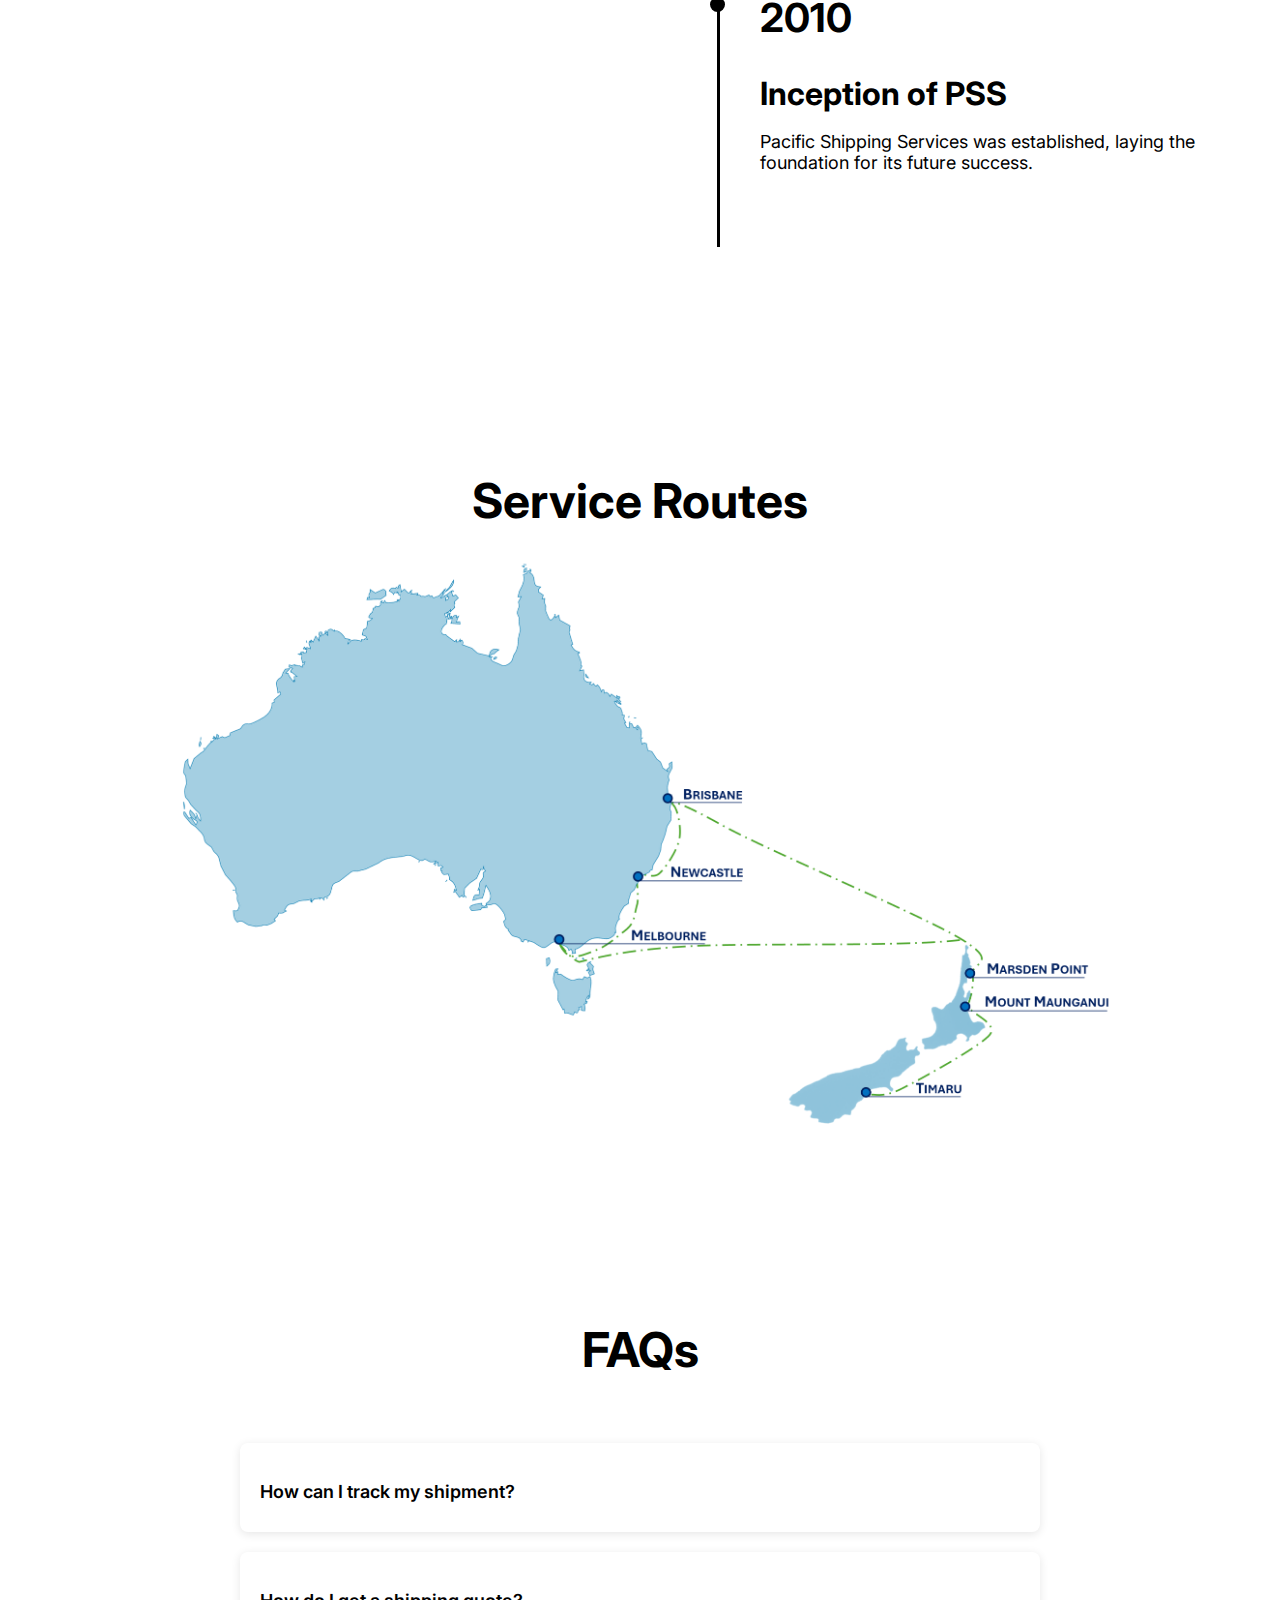
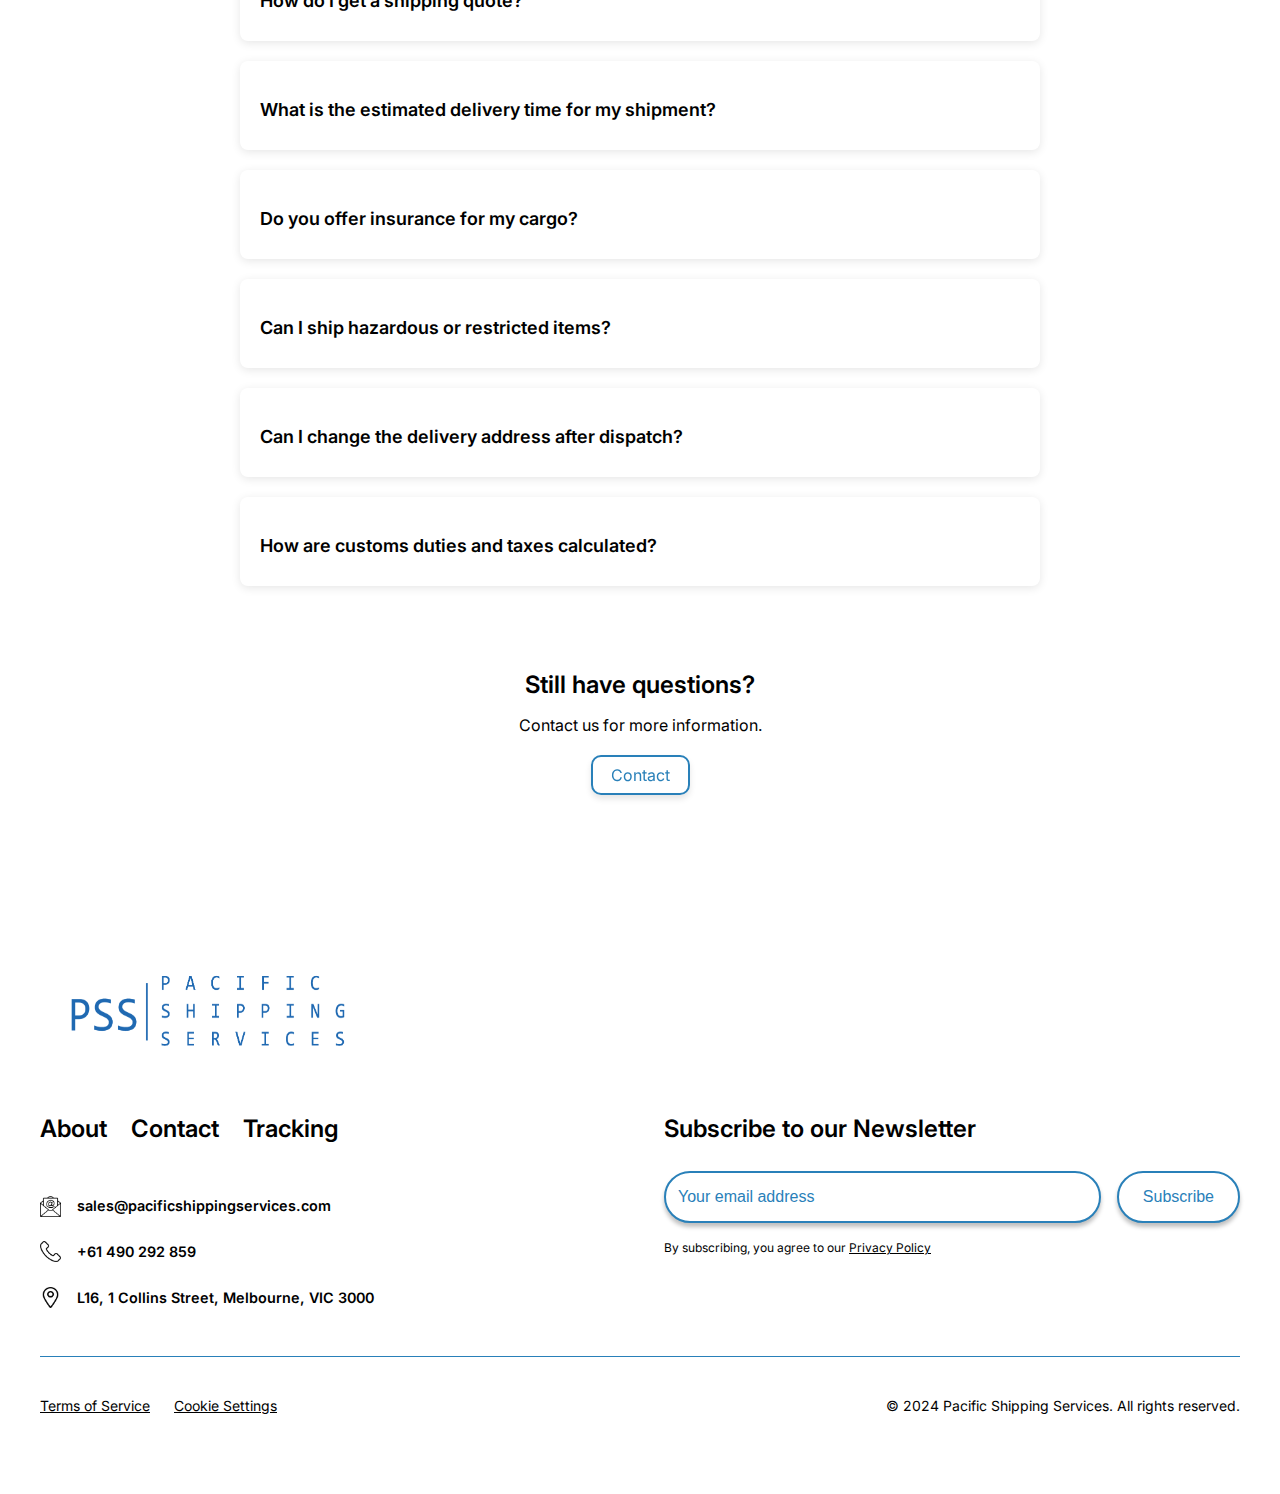
<file: about.html>
<!DOCTYPE html>
<html lang="en">
<head>
    <meta charset="UTF-8">
    <meta name="viewport" content="width=device-width, initial-scale=1.0">
    <meta http-equiv="X-UA-Compatible" content="IE=edge">
    <title>About - PSS</title>
    <link rel="stylesheet" href="global.css" />
    <link rel="stylesheet" href="about.css">
    <link rel="stylesheet" href="navbar2.css">
    <link rel="stylesheet" href="footer.css">
    <link
      rel="stylesheet"
      href="https://fonts.googleapis.com/css2?family=Inter:wght@400&display=swap"
    />
    <style>
        :root {
  --font-inter: 'Inter', sans-serif;
}

body {
  margin: 0;
  line-height: normal;
  font-family: var(--font-inter);
}

        .faq-cta {
    text-align: center;
}

.primary-button-alt {
    display: inline-block;
}
        .primary-button-alt {
            border: 2px solid #2980b9;
            max-width: 4rem;
        }

        .button {
            color: #2980b9 !important;

        }
@media screen and (min-width: 769px) { 
    .navbar {
            border-bottom: 1px solid #2980b9;
        }
}
        .about-link-text, .tracking-link-text, .services-link-text {
            color: #2980b9 !important;
        }

/* Active states */
.mobile-menu.active,
.wipe-overlay.active {
    transform: translateY(0);
    transition-timing-function: ease-in;
}
  
/* Closing animation */
.mobile-menu:not(.active),
.wipe-overlay:not(.active) {
    transform: translateY(-100%);
    transition-timing-function: ease-out;
}


.mobile-menu {
    background-image: url('images/about-menu.png');
}
    </style>
</head>
<body>
    <div class="hero-container">
        <header class="navbar">
          <!-- Existing navbar content -->
          <div class="container">
            <div class="navbar-content">
              <a href="index.html" class="logo">
                <img class="color-dark" loading="lazy" alt="" src="images/pss-only-logo-blue.png" />
              </a>
              
              <button class="mobile-menu-toggle" aria-label="Toggle menu">
                <span class="hamburger"></span>
              </button>
              
              <div class="mobile-menu">
                <nav class="mobile-nav">
                  <a href="index.html" class="mobile-nav-link">Home</a>
                  <a href="about.html" class="mobile-nav-link">About</a>
                  <a href="tracking.html" class="mobile-nav-link">Tracking</a>
                  <a href="contact.html" class="mobile-nav-link">Contact</a>
                </nav>
              </div>
      
              <nav class="desktop-nav">
                <div class="about-link">
                  <a href="about.html" class="about-link-text">About</a>
                </div>
                <div class="tracking-link">
                  <a href="tracking.html" class="tracking-link-text">Tracking</a>
                </div>
                <div class="actions">
                  <div class="primary-button-alt">
                    <a href="contact.html" class="button">Contact</a>
                  </div>
                </div>
              </nav>
            </div>
          </div>
          <div class="wipe-overlay"></div>
          <div class="mobile-menu"></div>
        </header>
      
        <div class="hero-image"></div>
      </div>
      

    <main>
        <section class="hero">
            <div class="container">
                <div class="hero-content">
                    <h1><span>Connecting the Pacific through Efficient Shipping Solutions</span></h1>
                    <p>Pacific Shipping Services provides reliable and efficient shipping solutions. With years of industry expertise, our team ensures every shipment is handled with care and professionalism. From local deliveries to international logistics, we offer tailored, cost-effective solutions to meet your needs.</p>
                    <p>Our global network and industry knowledge allow us to navigate challenges and ensure timely delivery, keeping your business running smoothly.</p>
                </div>
                <div class="hero-image">
                    <img src="images/port.jpg" alt="Shipping illustration">
                </div>
            </div>
        </section>

        <section class="timeline">
            <div class="container">
                <div class="timeline-header">
                    <h2>Our Journey So Far</h2>
                    <p>Discover the key milestones and achievements of PSS.</p>
                </div>
                <div class="timeline-events">
                    <div class="timeline-line"></div>
                    <div class="timeline-event">
                        <div class="event-dot"></div>
                        <div class="event-content">
                            <div class="event-year">2020</div>
                            <h3>New Office Opened</h3>
                            <p>Pacific Shipping Services expanded its operations with the opening of a new office.</p>
                        </div>
                    </div>
                    <div class="timeline-event">
                        <div class="event-dot"></div>
                        <div class="event-content">
                            <div class="event-year">2018</div>
                            <h3>International Expansion</h3>
                            <p>Pacific Shipping Services expanded its presence globally, opening new international branches.</p>
                        </div>
                    </div>
                    <div class="timeline-event">
                        <div class="event-dot"></div>
                        <div class="event-content">
                            <div class="event-year">2015</div>
                            <h3>Company Formation</h3>
                            <p>Pacific Shipping Services was founded, marking the beginning of its successful journey.</p>
                        </div>
                    </div>
                    <div class="timeline-event">
                        <div class="event-dot"></div>
                        <div class="event-content">
                            <div class="event-year">2010</div>
                            <h3>Inception of PSS</h3>
                            <p>Pacific Shipping Services was established, laying the foundation for its future success.</p>
                        </div>
                    </div>
                </div>
            </div>
        </section>

        <section class="routes">
            <div class="container">
                <h2>Service Routes</h2>
                <img class="services-image" loading="lazy" alt="Freight services illustration" src="images/service-area.png">
            </div>
        </section>

        <section class="faq">
            <div class="container">
                <div class="faq-header">
                    <h2 class="faq-title">FAQs</h2>
                </div>
                <div class="faq-list">
                    <div class="faq-item">
                        <h3>How can I track my shipment?</h3>
                        <div class="answer">
                            <p>We provide a tracking service for all shipments. Once your order is dispatched, you'll receive a tracking number to monitor your cargo's progress online.</p>
                        </div>
                    </div>
                    <div class="faq-item">
                        <h3>How do I get a shipping quote?</h3>
                        <div class="answer">
                            <p>You can get a shipping quote by filling out our online quote form, calling our customer service team, or sending us an email with your shipping details. We'll respond within 24 hours with a detailed quote.</p>
                        </div>
                    </div>
                    <div class="faq-item">
                        <h3>What is the estimated delivery time for my shipment?</h3>
                        <div class="answer">
                            <p>Delivery times vary depending on the destination, shipping method, and customs clearance. Enter your shipment details into our tracking page for our live estimates.</p>
                        </div>
                    </div>
                    <div class="faq-item">
                        <h3>Do you offer insurance for my cargo?</h3>
                        <div class="answer">
                            <p>Yes, we offer comprehensive cargo insurance options to protect your shipments. Our team can help you select the right coverage based on your needs and cargo value.</p>
                        </div>
                    </div>
                    <div class="faq-item">
                        <h3>Can I ship hazardous or restricted items?</h3>
                        <div class="answer">
                            <p>Yes certainly! It's important to note that hazardous materials require special handling and documentation. Please contact our team directly to discuss your specific requirements and we can accommodate your shipment.</p>
                        </div>
                    </div>
                    <div class="faq-item">
                        <h3>Can I change the delivery address after dispatch?</h3>
                        <div class="answer">
                            <p>Changing the delivery address after dispatch is possible but may incur additional charges and could delay the delivery. Please contact our team as soon as possible to discuss the change.</p>
                        </div>
                    </div>
                    <div class="faq-item">
                        <h3>How are customs duties and taxes calculated?</h3>
                        <div class="answer">
                            <p>Customs duties and taxes are based on the declared value of the goods, product classification, and destination country’s regulations. Our team can assist you in understanding potential fees for your shipment.</p>
                        </div>
                    </div>
                </div>
                <div class="faq-cta">
                    <h3>Still have questions?</h3>
                    <p>Contact us for more information.</p>
                    <div class="primary-button-alt">
                        <a href="contact.html" class="button">Contact</a>
                    </div>
                </div>
            </div>
        </section>
    </main>

    <footer class="footer">
        <div class="footer-content">
          <div class="footer-main">
            <!-- Logo Section -->
            <div class="footer-logo">
              <a href="index.html">
                <img src="images/pss-logo-blue.png" alt="Pacific Shipping Services Logo" class="logo-image">
              </a>
            </div>
      
            <!-- Main Content Section -->
            <div class="footer-columns">
              <!-- Navigation Section -->
              <div class="footer-column">
                <nav class="footer-nav">
                  <a href="about.html" class="nav-link">About</a>
                  <a href="contact.html" class="nav-link">Contact</a>
                  <a href="tracking.html" class="nav-link">Tracking</a>
                </nav>
                
                <!-- Contact Information -->
                <div class="footer-contact">
                  <div class="contact-item">
                    <img src="images/email.png" alt="Email Icon" class="contact-icon">
                    <p class="contact-text"> sales@pacificshippingservices.com</p>
                  </div>
                  <div class="contact-item">
                    <img src="images/telephone.png" alt="Phone Icon" class="contact-icon">
                    <p class="contact-text">+61 490 292 859</p>
                  </div>
                  <div class="contact-item">
                    <img src="images/address.png" alt="Location Icon" class="contact-icon">
                    <address class="contact-text">
                      L16, 1 Collins Street, Melbourne, VIC 3000
                    </address>
                  </div>
                </div>
              </div>
      
              <!-- Newsletter Section -->
              <div class="footer-column">
                <div class="footer-newsletter">
                  <h2 class="newsletter-title">Subscribe to our Newsletter</h2>
                  <form class="newsletter-form" action="/subscribe" method="POST">
                    <div class="form-group">
                      <div class="input-wrapper">
                        <input 
                          type="email" 
                          placeholder="Your email address" 
                          class="newsletter-input"
                          required
                        >
                      </div>
                      <button type="submit" class="newsletter-button">Subscribe</button>
                    </div>
                    <div class="form-footer">
                      <p class="privacy-text">
                        By subscribing, you agree to our 
                        <a href="/privacy" class="privacy-link">Privacy Policy</a>
                      </p>
                    </div>
                  </form>
                </div>
              </div>
            </div>
          </div>
      
          <!-- Footer Bottom Section -->
          <div class="footer-bottom">
            <div class="footer-divider"></div>
            <div class="bottom-content">
              <div class="legal-links">
                <a href="/terms" class="legal-link">Terms of Service</a>
                <a href="/cookies" class="legal-link">Cookie Settings</a>
              </div>
              <p class="copyright">
                © 2024 Pacific Shipping Services. All rights reserved.
              </p>
            </div>
          </div>
        </div>
      </footer>
    <script>
        document.addEventListener('DOMContentLoaded', function() {
    const timelineHeader = document.querySelector('.timeline-header');
    const timelineEvents = document.querySelector('.timeline-events');
    
    const DESKTOP_THRESHOLD = 1024; // Minimum width in pixels for desktop layout
    
    // Add smooth transition to timeline header
    timelineHeader.style.transition = 'transform 0.3s cubic-bezier(0.4, 0, 0.2, 1)';
    
    function isDesktop() {
        return window.innerWidth >= DESKTOP_THRESHOLD;
    }
    
    function updateTimelineLayout() {
        if (isDesktop()) {
            timelineHeader.classList.add('desktop');
        } else {
            timelineHeader.classList.remove('desktop');
            timelineHeader.style.transform = 'translateY(0)';
        }
    }
    
    function updateParallax() {
        if (!isDesktop()) return;
        
        const rectHeader = timelineHeader.getBoundingClientRect();
        const rectEvents = timelineEvents.getBoundingClientRect();
        
        // Adjust the scroll trigger points
        const startTrigger = window.innerHeight;
        const endTrigger = -rectEvents.height;
        
        // Calculate scroll position relative to the timeline section
        const scrollPosition = rectEvents.top;
        
        // Calculate progress (0 to 1) based on scroll position
        const progress = Math.max(0, Math.min(1, 
            (startTrigger - scrollPosition) / (startTrigger - endTrigger)
        ));
        
        // Create a smoother easing effect
        const ease = t => t * (2 - t); // Quadratic ease-out
        const easedProgress = ease(progress);
        
        // Apply a gentler translation
        const maxTranslate = 60; // Reduced maximum translation
        const translateY = maxTranslate * (1 - easedProgress * 2);
        
        // Only update if the section is in view
        if (rectHeader.top <= startTrigger && rectEvents.bottom >= 0) {
            timelineHeader.style.transform = `translateY(${translateY}px)`;
        }
    }

    // Use requestAnimationFrame for smoother updates
    let ticking = false;
    window.addEventListener('scroll', () => {
        if (!ticking) {
            window.requestAnimationFrame(() => {
                updateParallax();
                ticking = false;
            });
            ticking = true;
        }
    });
    
    window.addEventListener('resize', () => {
        updateTimelineLayout();
        updateParallax();
    });
    
    updateTimelineLayout(); // Initial call
    updateParallax(); // Initial call
});
    </script>
    <script>
        document.addEventListener('DOMContentLoaded', function() {
            const faqItems = document.querySelectorAll('.faq-item');
            
            faqItems.forEach(item => {
                item.addEventListener('click', () => {
                    // Check if this item is already active
                    const isActive = item.classList.contains('active');
                    
                    // First remove active class from all items
                    faqItems.forEach(otherItem => {
                        otherItem.classList.remove('active');
                    });
                    
                    // Then add active class to clicked item (unless it was already active)
                    if (!isActive) {
                        item.classList.add('active');
                    }
                });
            });
        });
    </script>
    <script src="navbar.js"></script>
</body>
</html>
</file>
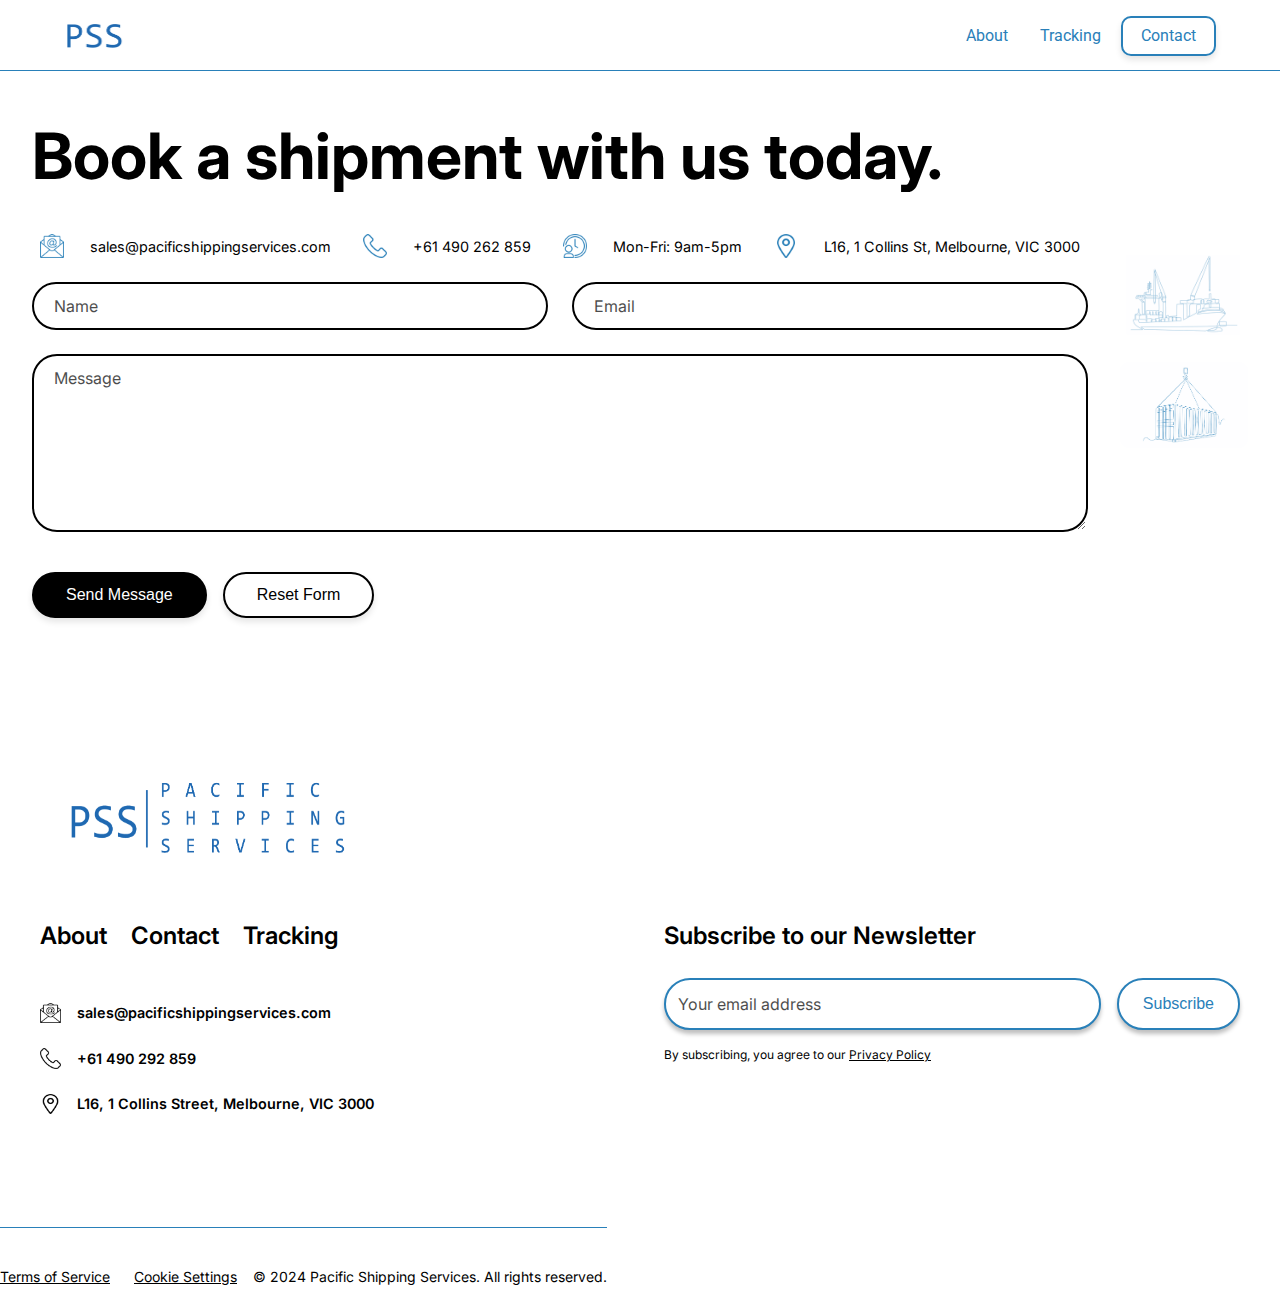
<file: book.html>
<!DOCTYPE html>
<html>
  <head>
    <meta charset="utf-8" />
    <meta name="viewport" content="initial-scale=1, width=device-width" />
    <title>Book - PSS</title>
    <link rel="stylesheet" href="global.css" />
    <link rel="stylesheet" href="index.css" />
    <link rel="stylesheet" href="footer.css" />
    <link
      rel="stylesheet"
      href="https://fonts.googleapis.com/css2?family=Roboto:wght@300;400;600;700&display=swap"
    />
    <link
      rel="stylesheet"
      href="https://fonts.googleapis.com/css2?family=Inter:wght@400&display=swap"
    />
    <style>
      .header-5 {
        position: relative;
        height: 100vh;
        width: 100vw;
        background-image: url('images/desktop-hero.jpg');
        background-size: cover;
        background-position: center;
        background-repeat: no-repeat;
        overflow: hidden;
        display: flex;
        flex-direction: column;
        justify-content: center;
        padding: 2rem;
        box-sizing: border-box;
        color: var(--background-color-primary);
        font-family: var(--font-inter);
      }

      .hero-content {
        max-width: 600px;
        width: 100%;
        display: flex;
        flex-direction: column;
        align-items: flex-start;
        margin-left: 10%;
      }

      .image-removebg-preview-1-icon {
        width: 100%;
        max-width: 600px;
        height: auto;
        margin-bottom: 1rem;
      }

      .lorem-ipsum-dolor {
        width: 100%;
        max-width: 600px;
        text-align: left;
        margin-bottom: 2rem;
      }

      .styleprimary-smallfalse-al-parent {
        display: flex;
        gap: 1rem;
        flex-wrap: nowrap;
        width: 100%;
      }

      .primary-cta-button,
      .stylesecondary-smallfalse {
        flex: 1;
        min-width: 0;
        white-space: nowrap;
        overflow: hidden;
        text-overflow: ellipsis;
      }

      .primary-cta-button {
        cursor: pointer;
        border: 1px solid var(--background-color-primary);
        padding: var(--padding-2xs-5) var(--padding-4xl);
        background-color: var(--background-color-primary);
        border-radius: var(--br-3xs);
        display: flex;
        align-items: center;
        justify-content: center;
      }


      .stylesecondary-smallfalse {
        border-radius: var(--br-3xs);
        border: 1px solid var(--color-gray);
        padding: var(--padding-2xs-5) var(--padding-4xl);
        display: flex;
        align-items: center;
        justify-content: center;
      }

      @media screen and (max-width: 768px) {
        .header-5 {
          background-image: url('images/mobile-hero.jpg');
          padding: 1rem;
          justify-content: flex-end;
        }

        .hero-content {
          max-width: 100%;
          align-items: center;
          margin-left: 0;
          margin-bottom: 2rem;
        }

        .image-removebg-preview-1-icon {
          max-width: 100%;
          margin-bottom: 2rem;
        }

        .lorem-ipsum-dolor {
          max-width: 100%;
          text-align: center;
          margin-bottom: 2rem;
        }

        .styleprimary-smallfalse-al-parent {
          justify-content: center;
        }

        
      }
      @media screen and (max-width: 768px) {
  .header-5 {
    justify-content: space-between;
  }

  .hero-content {
    height: 100%;
    justify-content: space-between;
  }

  .image-removebg-preview-1-icon {
    margin-bottom: 0;
  }

  .text-and-buttons {
    margin-top: auto;
  }
}

@media screen and (max-width: 768px) {
  .image-removebg-preview-1-icon {
    max-height: 30vh; /* Limit image height on mobile */
  }
}

@media screen and (max-width: 768px) {
  .header-5 {
    justify-content: flex-start;
  }

  .hero-content {
    height: 100%;
    justify-content: space-between;
  }

  .text-and-buttons {
    margin-top: auto;
  }
}
@media screen and (max-width: 768px) {
  .image-removebg-preview-1-icon {
    width: 100%;      /* Full width on mobile */
    max-width: 400px; /* Or set a specific max width */
    height: auto;     /* Maintain aspect ratio */
    object-fit: contain; /* Ensures the entire image fits within the container */
    margin-bottom: 1rem; /* Adjust bottom margin as needed */
    margin-top: 10rem;    /* Moves the image down by 2rem */
  }
} 
.contact-image-wrapper {
  border-radius: 15px; /* Rounded corners for the wrapper */
  overflow: hidden;    /* Clip any overflow */
  width: 100%;         /* Adjust to your preferred width */
  height: auto;        /* Maintain aspect ratio */
}

.contact-image {
  width: 100%;
  height: auto;
  object-fit: contain; /* Contain the image within the wrapper */
  display: block;
  justify-items: center;
}

@media screen and (max-width: 768px) {
    .contact-container {
        grid-template-columns: 1fr;
    }

    .contact-image-wrapper {
        grid-row: 1;
        grid-column: 1;
    }

    .contact-content {
        grid-row: 2;
        grid-column: 1;
    }
}
.contact-image-wrapper {
    align-self: center;
}

@media screen and (min-width: 769px) {
    .text-and-buttons {
        margin-left: 1rem; /* Adjust this value to move more/less to the right */
    }
}

/* Navbar container styles */
.navbar {
  width: 100%;
  background-color: var(--color-gray);
  z-index: 1000;
}

.navbar-content {
  display: flex;
  justify-content: space-between;
  align-items: center;
}

/* Logo styles */
.logo {
  display: flex;
  align-items: center;
  z-index: 1001; /* Ensure logo stays above overlay */
}

.color-dark {
  height: 1.688rem;
  width: 3.938rem;
}

/* Desktop navigation */
.desktop-nav {
  display: flex;
  align-items: center;
  gap: 2rem;
}

/* Mobile menu button */
.mobile-menu-toggle {
  display: none;
  background: none;
  border: none;
  padding: 0.5rem;
  cursor: pointer;
  z-index: 1001; /* Ensure button stays above overlay */
}

.hamburger {
  display: block;
  width: 24px;
  height: 2px;
  background-color: var(--background-color-primary);
  position: relative;
  transition: all 0.3s ease-in-out;
}

.hamburger::before,
.hamburger::after {
  content: '';
  position: absolute;
  width: 24px;
  height: 2px;
  background-color: var(--background-color-primary);
  transition: all 0.3s ease-in-out;
}

.hamburger::before {
  transform: translateY(-8px);
}

.hamburger::after {
  transform: translateY(8px);
}

.mobile-nav {
  display: flex;
  flex-direction: column;
  align-items: center;
  justify-content: center;
  height: 100%;
  gap: 2rem;
}

.mobile-nav-link {
  color: var(--background-color-primary);
  text-decoration: none;
  font-size: 1.5rem;
  padding: 0.5rem 0;
  transition: color 0.3s ease;
}

.mobile-nav-link:hover {
  color: var(--link-primary);
}

/* Navbar basics */
.navbar {
  width: 100%;
  background-color: var(--color-gray);
  z-index: 1000;
}


.navbar-content {
  display: flex;
  justify-content: space-between;
  align-items: center;
}

/* Logo */
.logo {
  display: flex;
  align-items: center;
  z-index: 1001;
}

.color-dark {
  height: 1.688rem;
  width: 3.938rem;
}

/* Hamburger Button */
.mobile-menu-toggle {
  display: block;
  background: none;
  border: none;
  padding: 0.5rem;
  cursor: pointer;
  z-index: 1001;
}

.hamburger {
  display: block;
  width: 24px;
  height: 2px;
  background-color: var(--background-color-primary);
  position: relative;
  transition: all 0.3s ease-in-out;
}

.hamburger::before,
.hamburger::after {
  content: '';
  position: absolute;
  width: 24px;
  height: 2px;
  background-color: var(--background-color-primary);
  transition: all 0.3s ease-in-out;
}

.hamburger::before {
  transform: translateY(-8px);
}

.hamburger::after {
  transform: translateY(8px);
}

/* Mobile menu and overlay */
.mobile-menu {
  position: fixed;
  top: 0;
  left: 0;
  right: 0;
  bottom: 0;
  background-image: url('images/mobile-menu.jpg');
  background-size: cover;
  background-position: center;
  transform: translateY(-100%);
  transition: transform 0.6s cubic-bezier(0.77, 0, 0.175, 1);
  z-index: 999;
}

.wipe-overlay {
  position: fixed;
  top: 0;
  left: 0;
  right: 0;
  bottom: 0;
  background-color: var(--color-gray);
  transform: translateY(-100%);
  transition: transform 0.6s cubic-bezier(0.77, 0, 0.175, 1);
  z-index: 998;
}

/* Active states */
.mobile-menu.active {
  transform: translateY(0);
}

.wipe-overlay.active {
  transform: translateY(0);
}

/* Hamburger animation */
.mobile-menu-toggle.active .hamburger {
  background-color: transparent;
}

.mobile-menu-toggle.active .hamburger::before {
  transform: rotate(45deg);
}

.mobile-menu-toggle.active .hamburger::after {
  transform: rotate(-45deg) translate(5px, -6px);
}

/* Hide desktop nav on mobile */
@media screen and (min-width: 769px) {
  .mobile-menu-toggle {
    display: none;
  }
}

.mobile-menu {
  position: fixed;
  top: 0;
  left: 0;
  right: 0;
  bottom: 0;
  background-image: url('images/mobile-menu.jpg');
  background-size: cover;
  background-position: center;
  transform: translateY(-100%);
  transition: transform 0.6s ease;
  z-index: 999;
}

.wipe-overlay {
  position: fixed;
  top: 0;
  left: 0;
  right: 0;
  bottom: 0;
  background-color: var(--color-gray);
  transform: translateY(-100%);
  transition: transform 0.6s ease;
  z-index: 998;
}

/* Opening - wipes down */
.mobile-menu.active,
.wipe-overlay.active {
  transform: translateY(0%);
  transition-timing-function: ease-in;
}

/* Closing - wipes up */
.mobile-menu:not(.active),
.wipe-overlay:not(.active) {
  transform: translateY(-100%);
  transition-timing-function: ease-out;
}

.mobile-nav-link {
  font-size: 3rem;
}

.contact-heading {
        font-size: 4rem;
    }

@media screen and (max-width: 768px) {
  .contact-heading {
    font-size: 2.25rem;
  }
  
}
.primary-cta-button,
.primary-button-alt,
.submit-button,
.reset-button, .stylesecondary-smallfalse1 {
    transition: transform 0.3s ease-in-out;
    box-shadow: 0 4px 6px rgba(0, 0, 0, 0.1);
}

.stylesecondary-smallfalse1, .button11 {
    color: black;
}


.primary-cta-button {
    display: inline-flex;    /* Changed from flex */
    white-space: nowrap;     /* Prevent text wrap */
    padding: 0.75rem 1.5rem; /* Equal padding */
    width: auto;             /* Auto width instead of 100% */
    min-width: fit-content;  /* Ensure it fits content */
    box-shadow: 0 8px 12px rgba(0, 0, 0, 0.2);  /* Light default shadow */
}

.button1 {
    white-space: nowrap;     /* Prevent text wrap */
    width: auto;             /* Auto width */
}

.styleprimary-smallfalse-al-parent {
    width: auto;
    gap: 2rem;       /* Increased gap between buttons */
    display: flex;
    align-items: center;
}

/* Ensure Track Cargo button has enough space */
.stylesecondary-smallfalse {
    min-width: max-content;  /* Ensure button fits text */
    padding: 0.75rem 1.5rem; /* Match padding with Book Shipment */
}

/* Hover effects for primary buttons */
.primary-cta-button:hover {
  transform: scale(1.1); 
  box-shadow: 0 8px 12px rgba(0, 0, 0, 0.4);
}

/* Hover effects for Contact button in nav */
.primary-button-alt:hover {
  transform: scale(1.1); 
  box-shadow: 0 8px 12px rgba(0, 0, 0, 0.2);
}

/* Hover effects for Submit button in contact form */
.submit-button:hover {
  transform: scale(1.1); 
  box-shadow: 0 8px 12px rgba(0, 0, 0, 0.2);
}
.reset-button:hover {
  transform: scale(1.1); 
  box-shadow: 0 8px 12px rgba(0, 0, 0, 0.2);
}

/* Newsletter subscribe button hover */
.stylesecondary-smallfalse1:hover {
  transform: scale(1.1); 
  box-shadow: 0 8px 12px rgba(0, 0, 0, 0.2);
}

.newsletter {
    width: 100%;
    max-width: 600px;  /* Set a max-width for largest size */
    padding: 0 1rem;
    box-sizing: border-box;
}

.form1 {
    width: 100%;
    display: flex;
    flex-direction: column;
    gap: 1rem;
}

.input-button-wrapper {
    width: 100%;
    display: flex;
    gap: 1rem;
}

.newsletter-input {
    flex: 3;  /* Take up more space than the button */
}

.stylesecondary-smallfalse1 {
    flex: 1;  /* Fixed ratio with input */
}

/* Text elements to maintain consistent width */
.join-our-newsletter{
    width: 100%;
    font-size: 1.2rem; /* Base font size */
}

.by-subscribing-you {
    width: 100%;
    font-size: 0.75rem; /* Smaller font size */
}

/* Scale everything proportionally */
@media screen and (max-width: 768px) {
    .newsletter {
        transform: scale(0.9);
        transform-origin: left top;
    }
}

@media screen and (max-width: 480px) {
    .newsletter {
        transform: scale(0.8);
        transform-origin: left top;
    }
}

body {
  font-family: var(--font-inter)
} 

#contact-form {
  display: flex;
  flex-direction: column;
  gap: 1.5rem;
  width: 100%;
}

#contact-form .input-row {
  display: flex;
  gap: 1.5rem;
  width: 100%;
}

#contact-form .form-group {
  flex: 1;
}

#contact-form input,
#contact-form textarea {
  width: 100%;
  padding: 12px 20px;
  border: 2px solid var(--link-primary);
  border-radius: 50px;
  font-family: 'Inter', sans-serif;
  font-size: 16px;
  color: var(--link-primary);
  transition: all 0.3s ease;
  background-color: transparent;
}

#contact-form textarea {
  border-radius: 25px;
  min-height: 150px;
  resize: vertical;
}

#contact-form input::placeholder,
#contact-form textarea::placeholder {
  font-family: 'Inter', sans-serif;
  color: var(--link-primary);
  opacity: 0.7;
}

#contact-form input:focus,
#contact-form textarea:focus,
#contact-form input:hover,
#contact-form textarea:hover {
  outline: none;
  border-color: #2980b9;
  box-shadow: 0 0 0 1px #2980b9;
}

#contact-form .form-actions {
  display: flex;
  gap: 1rem;
  margin-top: 1rem;
}

#contact-form .submit-button,
#contact-form .reset-button {
  padding: 0.75rem 2rem;
  border-radius: 50px;
  border: 2px solid var(--link-primary);
  font-size: 1rem;
  cursor: pointer;
  transition: all 0.3s ease;
}

#contact-form .submit-button {
  background-color: var(--link-primary);
  color: var(--background-color-primary);
}

#contact-form .reset-button {
  background-color: transparent;
  color: var(--link-primary);
}

#contact-form .submit-button:hover,
#contact-form .reset-button:hover {
  border-color: #2980b9;
  color: #2980b9;
}

@media screen and (max-width: 768px) {
  #contact-form .input-row {
    flex-direction: column;
    gap: 1rem;
  }
  
  #contact-form .form-actions {
    flex-direction: column;
  }
  
  #contact-form .submit-button,
  #contact-form .reset-button {
    width: 100%;
  }
}

@media screen and (max-width: 768px) {
  #contact-form input,
#contact-form textarea {
  padding: 12px 10px;
}
}

.hamburger,
.hamburger::before,
.hamburger::after {
  background-color: #2980b9;  /* Your blue color */
}

/* Keep the color when menu is active */
.mobile-menu-toggle.active .hamburger::before,
.mobile-menu-toggle.active .hamburger::after {
  background-color: #2980b9;  /* Your blue color */
}

    .navbar {
            border-bottom: 1px solid #2980b9;
        }

        .about-link-text, .tracking-link-text, .services-link-text {
            color: #2980b9 !important;
        }

        .primary-button-alt {
    display: inline-block;
}
        .primary-button-alt {
            border: 2px solid #2980b9;
            max-width: 4rem;
        }

        .button {
            color: #2980b9 !important;

        }

        @media screen and (max-width: 768px) {
    .contact-container {
        display: flex;
        flex-direction: column;
    }

    .contact-image-wrapper {
        order: 2;
        margin-top: 2rem;
    }
}

/* Hide desktop nav and show mobile menu button on mobile */
@media screen and (max-width: 768px) {
    .desktop-nav {
        display: none;
    }

    .mobile-menu-toggle {
        display: block;
    }
}

/* Hide mobile menu button on desktop */
@media screen and (min-width: 769px) {
    .mobile-menu-toggle {
        display: none;
    }
}

.mobile-menu {
    position: fixed;
    top: 0;
    left: 0;
    right: 0;
    bottom: 0;
    background-image: url('images/mobile-menu.jpg');
    background-size: cover;
    background-position: center;
    transform: translateY(-100%);
    transition: transform 0.6s cubic-bezier(0.77, 0, 0.175, 1);
    z-index: 999;
}

.wipe-overlay {
    position: fixed;
    top: 0;
    left: 0;
    right: 0;
    bottom: 0;
    background-color: var(--color-gray);
    transform: translateY(-100%);
    transition: transform 0.6s cubic-bezier(0.77, 0, 0.175, 1);
    z-index: 998;
}

/* Opening - wipes down */
.mobile-menu.active,
.wipe-overlay.active {
    transform: translateY(0%);
    transition-timing-function: ease-in;
}

/* Closing - wipes up */
.mobile-menu:not(.active),
.wipe-overlay:not(.active) {
    transform: translateY(-100%);
    transition-timing-function: ease-out;
}

.mobile-menu {
    background-image: none;
}

.mobile-nav-link {

    color: #2980b9;

}
</style>
  </head>

  <body>
    <div class="home-container">
      <header class="navbar">
        <div class="container">
          <div class="navbar-content">
            <a href="index.html" class="logo">
              <img class="color-dark" loading="lazy" alt="" src="images/pss-only-logo-blue.png" />
            </a>
            
            <!-- Hamburger Menu Button -->
            <button class="mobile-menu-toggle" aria-label="Toggle menu">
              <span class="hamburger"></span>
            </button>
            
            <!-- Mobile Menu Overlay -->
            <div class="mobile-menu">
              <nav class="mobile-nav">
                <a href="index.html" class="mobile-nav-link">Home</a>
                <a href="about.html" class="mobile-nav-link">About</a>
                <a href="tracking.html" class="mobile-nav-link">Tracking</a>
                <a href="contact.html" class="mobile-nav-link">Contact</a>
              </nav>
            </div>
      
            <!-- Desktop Menu -->
            <nav class="desktop-nav">
              <div class="about-link">
                <a href="about.html" class="about-link-text">About</a>
              </div>
              <div class="tracking-link">
                <a href="tracking.html" class="tracking-link-text">Tracking</a>
              </div>
              <div class="actions">
                <div class="primary-button-alt">
                  <a href="contact.html" class="button">Contact</a>
                </div>
              </div>
            </nav>
          </div>
        </div>
        <div class="wipe-overlay"></div>
        <div class="mobile-menu"></div>
      </header>
<main>
          <section class="contact-section">
            <div class="contact-container">
              <div class="contact-content">
                <h2 class="contact-heading">Book a shipment with us today.</h2>
                <div class="contact-info-above-form">
                  <div class="contact-item">
                      <img src="images/email-pss-blue.png" alt="Email">
                      <p>sales@pacificshippingservices.com</p>
                  </div>
                  <div class="contact-item">
                      <img src="images/telephone-pss-blue.png" alt="Phone">
                      <p>+61 490 262 859</p>
                  </div>
                  <div class="contact-item">
                      <img src="images/time-management-pss-blue.png" alt="Hours">
                      <p>Mon-Fri: 9am-5pm</p>
                  </div>
                  <div class="contact-item">
                      <img src="images/address-pss-blue.png" alt="Address">
                      <p>L16, 1 Collins St, Melbourne, VIC 3000</p>
                  </div>
              </div>
              <form action="https://formsubmit.co/e21af56276f202ce8918c6c09852f23d" method="POST" id="contact-form" class="contact-form">
                <div class="input-row">
                  <div class="form-group">
                    <input type="text" name="name" id="name" placeholder="Name" required />
                  </div>
                  <div class="form-group">
                    <input type="email" name="email" id="email" placeholder="Email" required />
                  </div>
                </div>
                <div class="form-group">
                  <textarea name="message" id="message" placeholder="Message" rows="6" required></textarea>
                </div>
                <div class="form-actions">
                  <button type="submit" class="submit-button">Send Message</button>
                  <button type="reset" class="reset-button">Reset Form</button>
                </div>
                <!-- Hidden inputs for FormSubmit configuration -->
                <input type="hidden" name="_next" value="index.html">
                <input type="hidden" name="_subject" value="New submission from PSS Website">
                <input type="hidden" name="_autoresponse" value="Thank you for your message. We will get back to you soon.">
                <input type="hidden" name="_template" value="table">
              </form>
              </div>
              <div class="contact-image-wrapper">
              <div class="contact-image" style="border-radius: 15px;">
                <img src="images/blue-lineart-ship.png" alt="Ship Spotlight">
                <img src="images/blue-lineart-container2.png" alt="Ship Spotlight">
              </div>
            </div>
            </div>
          </section>
          
          <footer class="footer">
            <div class="footer-content">
              <div class="footer-main">
                <!-- Logo Section -->
                <div class="footer-logo">
                  <a href="index.html">
                    <img src="images/pss-logo-blue.png" alt="Pacific Shipping Services Logo" class="logo-image">
                  </a>
                </div>
          
                <!-- Main Content Section -->
                <div class="footer-columns">
                  <!-- Navigation Section -->
                  <div class="footer-column">
                    <nav class="footer-nav">
                      <a href="about.html" class="nav-link">About</a>
                      <a href="contact.html" class="nav-link">Contact</a>
                      <a href="tracking.html" class="nav-link">Tracking</a>
                    </nav>
                    
                    <!-- Contact Information -->
                    <div class="footer-contact">
                      <div class="contact-item">
                        <img src="images/email.png" alt="Email Icon" class="contact-icon">
                        <p class="contact-text"> sales@pacificshippingservices.com</p>
                      </div>
                      <div class="contact-item">
                        <img src="images/telephone.png" alt="Phone Icon" class="contact-icon">
                        <p class="contact-text">+61 490 292 859</p>
                      </div>
                      <div class="contact-item">
                        <img src="images/address.png" alt="Location Icon" class="contact-icon">
                        <address class="contact-text">
                          L16, 1 Collins Street, Melbourne, VIC 3000
                        </address>
                      </div>
                    </div>
                  </div>
          
                  <!-- Newsletter Section -->
                  <div class="footer-column">
                    <div class="footer-newsletter">
                      <h2 class="newsletter-title">Subscribe to our Newsletter</h2>
                      <form class="newsletter-form" action="/subscribe" method="POST">
                        <div class="form-group">
                          <div class="input-wrapper">
                            <input 
                              type="email" 
                              placeholder="Your email address" 
                              class="newsletter-input"
                              required
                            >
                          </div>
                          <button type="submit" class="newsletter-button">Subscribe</button>
                        </div>
                        <div class="form-footer">
                          <p class="privacy-text">
                            By subscribing, you agree to our 
                            <a href="/privacy" class="privacy-link">Privacy Policy</a>
                          </p>
                        </div>
                      </form>
                    </div>
                  </div>
                </div>
              </div>
            </main>
              <!-- Footer Bottom Section -->
              <div class="footer-bottom">
                <div class="footer-divider"></div>
                <div class="bottom-content">
                  <div class="legal-links">
                    <a href="/terms" class="legal-link">Terms of Service</a>
                    <a href="/cookies" class="legal-link">Cookie Settings</a>
                  </div>
                  <p class="copyright">
                    © 2024 Pacific Shipping Services. All rights reserved.
                  </p>
                </div>
              </div>
            </div>
          </footer>
    </div>
    <script src="navbar.js"></script>
      </body>
  </html>
</file>
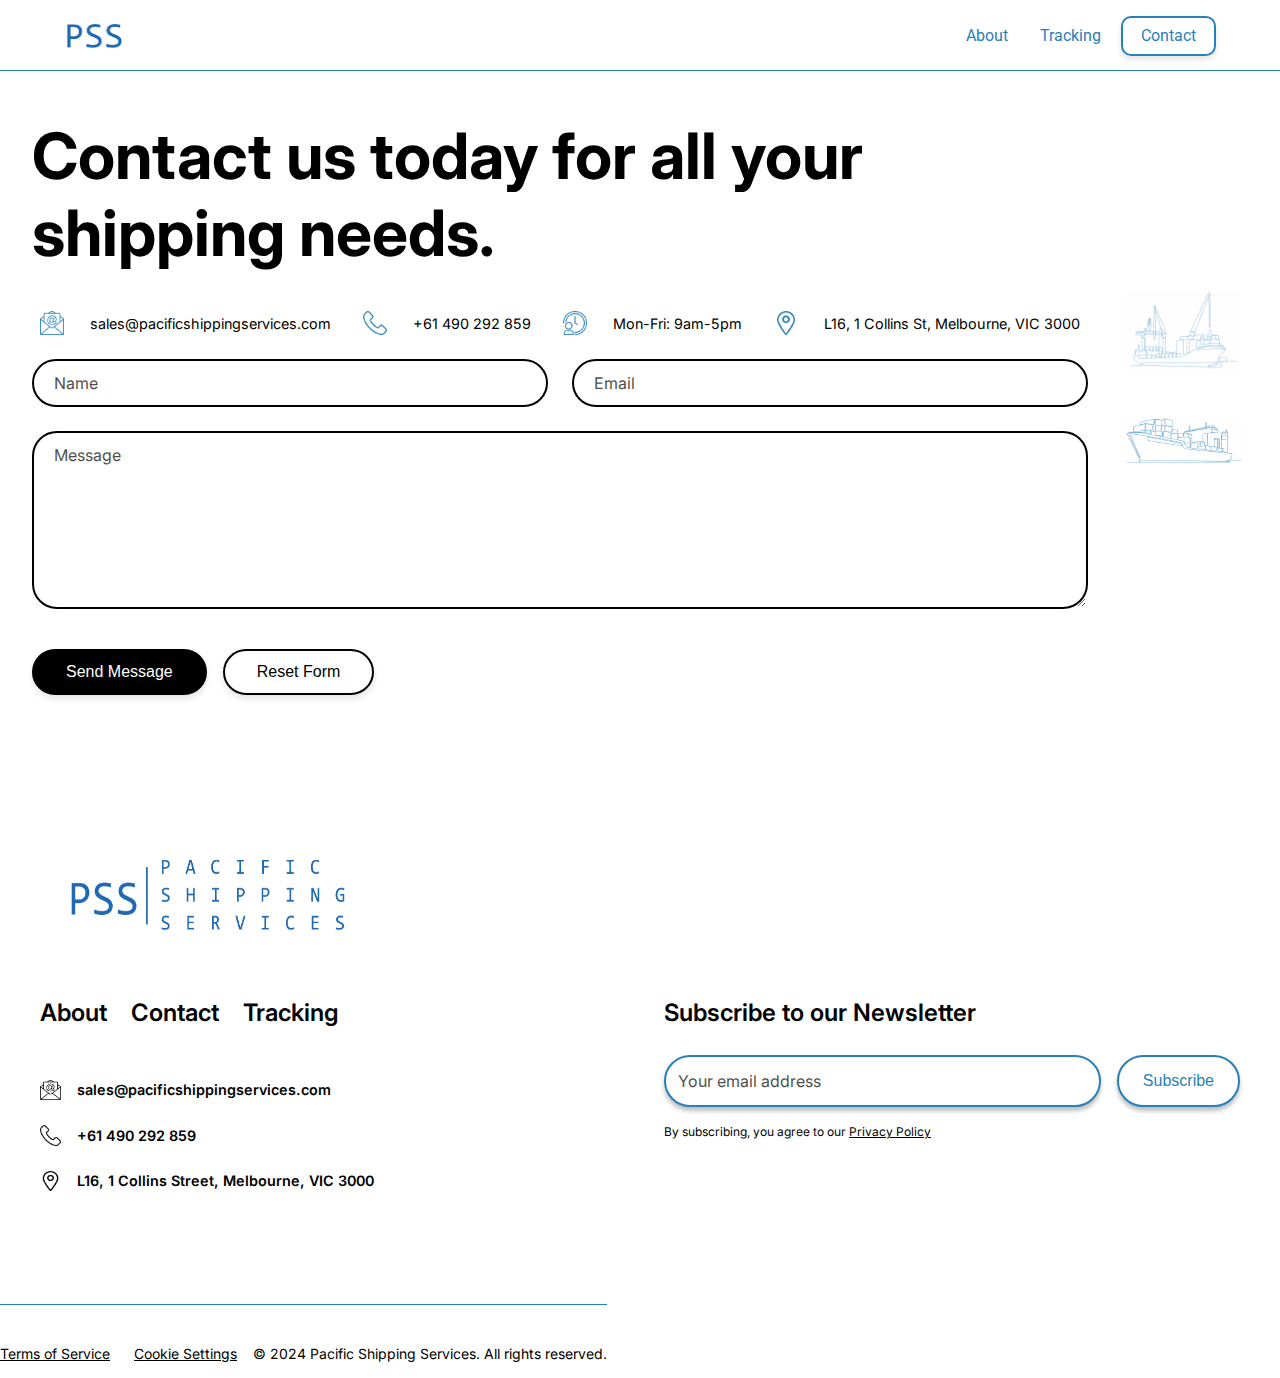
<file: contact.html>
<!DOCTYPE html>
<html>
  <head>
    <meta charset="utf-8" />
    <meta name="viewport" content="initial-scale=1, width=device-width" />
    <title>Contact - PSS</title>
    <link rel="stylesheet" href="global.css" />
    <link rel="stylesheet" href="index.css" />
    <link rel="stylesheet" href="footer.css" />
    <link
      rel="stylesheet"
      href="https://fonts.googleapis.com/css2?family=Roboto:wght@300;400;600;700&display=swap"
    />
    <link
      rel="stylesheet"
      href="https://fonts.googleapis.com/css2?family=Inter:wght@400&display=swap"
    />
    <style>
      .header-5 {
        position: relative;
        height: 100vh;
        width: 100vw;
        background-image: url('images/desktop-hero.jpg');
        background-size: cover;
        background-position: center;
        background-repeat: no-repeat;
        overflow: hidden;
        display: flex;
        flex-direction: column;
        justify-content: center;
        padding: 2rem;
        box-sizing: border-box;
        color: var(--background-color-primary);
        font-family: var(--font-inter);
      }

      .hero-content {
        max-width: 600px;
        width: 100%;
        display: flex;
        flex-direction: column;
        align-items: flex-start;
        margin-left: 10%;
      }

      .image-removebg-preview-1-icon {
        width: 100%;
        max-width: 600px;
        height: auto;
        margin-bottom: 1rem;
      }

      .lorem-ipsum-dolor {
        width: 100%;
        max-width: 600px;
        text-align: left;
        margin-bottom: 2rem;
      }

      .styleprimary-smallfalse-al-parent {
        display: flex;
        gap: 1rem;
        flex-wrap: nowrap;
        width: 100%;
      }

      .primary-cta-button,
      .stylesecondary-smallfalse {
        flex: 1;
        min-width: 0;
        white-space: nowrap;
        overflow: hidden;
        text-overflow: ellipsis;
      }

      .primary-cta-button {
        cursor: pointer;
        border: 1px solid var(--background-color-primary);
        padding: var(--padding-2xs-5) var(--padding-4xl);
        background-color: var(--background-color-primary);
        border-radius: var(--br-3xs);
        display: flex;
        align-items: center;
        justify-content: center;
      }


      .stylesecondary-smallfalse {
        border-radius: var(--br-3xs);
        border: 1px solid var(--color-gray);
        padding: var(--padding-2xs-5) var(--padding-4xl);
        display: flex;
        align-items: center;
        justify-content: center;
      }

      @media screen and (max-width: 768px) {
        .header-5 {
          background-image: url('images/mobile-hero.jpg');
          padding: 1rem;
          justify-content: flex-end;
        }

        .hero-content {
          max-width: 100%;
          align-items: center;
          margin-left: 0;
          margin-bottom: 2rem;
        }

        .image-removebg-preview-1-icon {
          max-width: 100%;
          margin-bottom: 2rem;
        }

        .lorem-ipsum-dolor {
          max-width: 100%;
          text-align: center;
          margin-bottom: 2rem;
        }

        .styleprimary-smallfalse-al-parent {
          justify-content: center;
        }

        
      }
      @media screen and (max-width: 768px) {
  .header-5 {
    justify-content: space-between;
  }

  .hero-content {
    height: 100%;
    justify-content: space-between;
  }

  .image-removebg-preview-1-icon {
    margin-bottom: 0;
  }

  .text-and-buttons {
    margin-top: auto;
  }
}

@media screen and (max-width: 768px) {
  .image-removebg-preview-1-icon {
    max-height: 30vh; /* Limit image height on mobile */
  }
}

@media screen and (max-width: 768px) {
  .header-5 {
    justify-content: flex-start;
  }

  .hero-content {
    height: 100%;
    justify-content: space-between;
  }

  .text-and-buttons {
    margin-top: auto;
  }
}
@media screen and (max-width: 768px) {
  .image-removebg-preview-1-icon {
    width: 100%;      /* Full width on mobile */
    max-width: 400px; /* Or set a specific max width */
    height: auto;     /* Maintain aspect ratio */
    object-fit: contain; /* Ensures the entire image fits within the container */
    margin-bottom: 1rem; /* Adjust bottom margin as needed */
    margin-top: 10rem;    /* Moves the image down by 2rem */
  }
} 
.contact-image-wrapper {
  border-radius: 15px; /* Rounded corners for the wrapper */
  overflow: hidden;    /* Clip any overflow */
  width: 100%;         /* Adjust to your preferred width */
  height: auto;        /* Maintain aspect ratio */
}

.contact-image {
  width: 100%;
  height: auto;
  object-fit: contain; /* Contain the image within the wrapper */
  display: block;
  justify-items: center;
}

@media screen and (max-width: 768px) {
    .contact-container {
        grid-template-columns: 1fr;
    }

    .contact-image-wrapper {
        grid-row: 1;
        grid-column: 1;
    }

    .contact-content {
        grid-row: 2;
        grid-column: 1;
    }
}
.contact-image-wrapper {
    align-self: center;
}

@media screen and (min-width: 769px) {
    .text-and-buttons {
        margin-left: 1rem; /* Adjust this value to move more/less to the right */
    }
}

/* Navbar container styles */
.navbar {
  width: 100%;
  background-color: var(--color-gray);
  z-index: 1000;
}

.navbar-content {
  display: flex;
  justify-content: space-between;
  align-items: center;
}

/* Logo styles */
.logo {
  display: flex;
  align-items: center;
  z-index: 1001; /* Ensure logo stays above overlay */
}

.color-dark {
  height: 1.688rem;
  width: 3.938rem;
}

/* Desktop navigation */
.desktop-nav {
  display: flex;
  align-items: center;
  gap: 2rem;
}

/* Mobile menu button */
.mobile-menu-toggle {
  display: none;
  background: none;
  border: none;
  padding: 0.5rem;
  cursor: pointer;
  z-index: 1001; /* Ensure button stays above overlay */
}

.hamburger {
  display: block;
  width: 24px;
  height: 2px;
  background-color: var(--background-color-primary);
  position: relative;
  transition: all 0.3s ease-in-out;
}

.hamburger::before,
.hamburger::after {
  content: '';
  position: absolute;
  width: 24px;
  height: 2px;
  background-color: var(--background-color-primary);
  transition: all 0.3s ease-in-out;
}

.hamburger::before {
  transform: translateY(-8px);
}

.hamburger::after {
  transform: translateY(8px);
}

.mobile-nav {
  display: flex;
  flex-direction: column;
  align-items: center;
  justify-content: center;
  height: 100%;
  gap: 2rem;
}

.mobile-nav-link {
  color: var(--background-color-primary);
  text-decoration: none;
  font-size: 1.5rem;
  padding: 0.5rem 0;
  transition: color 0.3s ease;
}

.mobile-nav-link:hover {
  color: var(--link-primary);
}

/* Navbar basics */
.navbar {
  width: 100%;
  background-color: var(--color-gray);
  z-index: 1000;
}


.navbar-content {
  display: flex;
  justify-content: space-between;
  align-items: center;
}

/* Logo */
.logo {
  display: flex;
  align-items: center;
  z-index: 1001;
}

.color-dark {
  height: 1.688rem;
  width: 3.938rem;
}

/* Hamburger Button */
.mobile-menu-toggle {
  display: block;
  background: none;
  border: none;
  padding: 0.5rem;
  cursor: pointer;
  z-index: 1001;
}

.hamburger {
  display: block;
  width: 24px;
  height: 2px;
  background-color: var(--background-color-primary);
  position: relative;
  transition: all 0.3s ease-in-out;
}

.hamburger::before,
.hamburger::after {
  content: '';
  position: absolute;
  width: 24px;
  height: 2px;
  background-color: var(--background-color-primary);
  transition: all 0.3s ease-in-out;
}

.hamburger::before {
  transform: translateY(-8px);
}

.hamburger::after {
  transform: translateY(8px);
}

/* Mobile menu and overlay */
.mobile-menu {
  position: fixed;
  top: 0;
  left: 0;
  right: 0;
  bottom: 0;
  background-image: url('images/mobile-menu.jpg');
  background-size: cover;
  background-position: center;
  transform: translateY(-100%);
  transition: transform 0.6s cubic-bezier(0.77, 0, 0.175, 1);
  z-index: 999;
}

.wipe-overlay {
  position: fixed;
  top: 0;
  left: 0;
  right: 0;
  bottom: 0;
  background-color: var(--color-gray);
  transform: translateY(-100%);
  transition: transform 0.6s cubic-bezier(0.77, 0, 0.175, 1);
  z-index: 998;
}

/* Active states */
.mobile-menu.active {
  transform: translateY(0);
}

.wipe-overlay.active {
  transform: translateY(0);
}

/* Hamburger animation */
.mobile-menu-toggle.active .hamburger {
  background-color: transparent;
}

.mobile-menu-toggle.active .hamburger::before {
  transform: rotate(45deg);
}

.mobile-menu-toggle.active .hamburger::after {
  transform: rotate(-45deg) translate(5px, -6px);
}

/* Hide desktop nav on mobile */
@media screen and (min-width: 769px) {
  .mobile-menu-toggle {
    display: none;
  }
}

.mobile-menu {
  position: fixed;
  top: 0;
  left: 0;
  right: 0;
  bottom: 0;
  background-image: url('images/mobile-menu.jpg');
  background-size: cover;
  background-position: center;
  transform: translateY(-100%);
  transition: transform 0.6s ease;
  z-index: 999;
}

.wipe-overlay {
  position: fixed;
  top: 0;
  left: 0;
  right: 0;
  bottom: 0;
  background-color: var(--color-gray);
  transform: translateY(-100%);
  transition: transform 0.6s ease;
  z-index: 998;
}

/* Opening - wipes down */
.mobile-menu.active,
.wipe-overlay.active {
  transform: translateY(0%);
  transition-timing-function: ease-in;
}

/* Closing - wipes up */
.mobile-menu:not(.active),
.wipe-overlay:not(.active) {
  transform: translateY(-100%);
  transition-timing-function: ease-out;
}

.mobile-nav-link {
  font-size: 3rem;
}

.contact-heading {
        font-size: 4rem;
    }

@media screen and (max-width: 768px) {
  .contact-heading {
    font-size: 2.25rem;
  }
  
}
.primary-cta-button,
.primary-button-alt,
.submit-button,
.reset-button, .stylesecondary-smallfalse1 {
    transition: transform 0.3s ease-in-out;
    box-shadow: 0 4px 6px rgba(0, 0, 0, 0.1);
}

.stylesecondary-smallfalse1, .button11 {
    color: black;
}


.primary-cta-button {
    display: inline-flex;    /* Changed from flex */
    white-space: nowrap;     /* Prevent text wrap */
    padding: 0.75rem 1.5rem; /* Equal padding */
    width: auto;             /* Auto width instead of 100% */
    min-width: fit-content;  /* Ensure it fits content */
    box-shadow: 0 8px 12px rgba(0, 0, 0, 0.2);  /* Light default shadow */
}

.button1 {
    white-space: nowrap;     /* Prevent text wrap */
    width: auto;             /* Auto width */
}

.styleprimary-smallfalse-al-parent {
    width: auto;
    gap: 2rem;       /* Increased gap between buttons */
    display: flex;
    align-items: center;
}

/* Ensure Track Cargo button has enough space */
.stylesecondary-smallfalse {
    min-width: max-content;  /* Ensure button fits text */
    padding: 0.75rem 1.5rem; /* Match padding with Book Shipment */
}

/* Hover effects for primary buttons */
.primary-cta-button:hover {
  transform: scale(1.1); 
  box-shadow: 0 8px 12px rgba(0, 0, 0, 0.4);
}

/* Hover effects for Contact button in nav */
.primary-button-alt:hover {
  transform: scale(1.1); 
  box-shadow: 0 8px 12px rgba(0, 0, 0, 0.2);
}

/* Hover effects for Submit button in contact form */
.submit-button:hover {
  transform: scale(1.1); 
  box-shadow: 0 8px 12px rgba(0, 0, 0, 0.2);
}
.reset-button:hover {
  transform: scale(1.1); 
  box-shadow: 0 8px 12px rgba(0, 0, 0, 0.2);
}

/* Newsletter subscribe button hover */
.stylesecondary-smallfalse1:hover {
  transform: scale(1.1); 
  box-shadow: 0 8px 12px rgba(0, 0, 0, 0.2);
}

.newsletter {
    width: 100%;
    max-width: 600px;  /* Set a max-width for largest size */
    padding: 0 1rem;
    box-sizing: border-box;
}

.form1 {
    width: 100%;
    display: flex;
    flex-direction: column;
    gap: 1rem;
}

.input-button-wrapper {
    width: 100%;
    display: flex;
    gap: 1rem;
}

.newsletter-input {
    flex: 3;  /* Take up more space than the button */
}

.stylesecondary-smallfalse1 {
    flex: 1;  /* Fixed ratio with input */
}

/* Text elements to maintain consistent width */
.join-our-newsletter{
    width: 100%;
    font-size: 1.2rem; /* Base font size */
}

.by-subscribing-you {
    width: 100%;
    font-size: 0.75rem; /* Smaller font size */
}

/* Scale everything proportionally */
@media screen and (max-width: 768px) {
    .newsletter {
        transform: scale(0.9);
        transform-origin: left top;
    }
}

@media screen and (max-width: 480px) {
    .newsletter {
        transform: scale(0.8);
        transform-origin: left top;
    }
}

body {
  font-family: var(--font-inter)
} 

#contact-form {
  display: flex;
  flex-direction: column;
  gap: 1.5rem;
  width: 100%;
}

#contact-form .input-row {
  display: flex;
  gap: 1.5rem;
  width: 100%;
}

#contact-form .form-group {
  flex: 1;
}

#contact-form input,
#contact-form textarea {
  width: 100%;
  padding: 12px 20px;
  border: 2px solid var(--link-primary);
  border-radius: 50px;
  font-family: 'Inter', sans-serif;
  font-size: 16px;
  color: var(--link-primary);
  transition: all 0.3s ease;
  background-color: transparent;
}

#contact-form textarea {
  border-radius: 25px;
  min-height: 150px;
  resize: vertical;
}

#contact-form input::placeholder,
#contact-form textarea::placeholder {
  font-family: 'Inter', sans-serif;
  color: var(--link-primary);
  opacity: 0.7;
}

#contact-form input:focus,
#contact-form textarea:focus,
#contact-form input:hover,
#contact-form textarea:hover {
  outline: none;
  border-color: #2980b9;
  box-shadow: 0 0 0 1px #2980b9;
}

#contact-form .form-actions {
  display: flex;
  gap: 1rem;
  margin-top: 1rem;
}

#contact-form .submit-button,
#contact-form .reset-button {
  padding: 0.75rem 2rem;
  border-radius: 50px;
  border: 2px solid var(--link-primary);
  font-size: 1rem;
  cursor: pointer;
  transition: all 0.3s ease;
}

#contact-form .submit-button {
  background-color: var(--link-primary);
  color: var(--background-color-primary);
}

#contact-form .reset-button {
  background-color: transparent;
  color: var(--link-primary);
}

#contact-form .submit-button:hover,
#contact-form .reset-button:hover {
  border-color: #2980b9;
  color: #2980b9;
}

@media screen and (max-width: 768px) {
  #contact-form .input-row {
    flex-direction: column;
    gap: 1rem;
  }
  
  #contact-form .form-actions {
    flex-direction: column;
  }
  
  #contact-form .submit-button,
  #contact-form .reset-button {
    width: 100%;
  }
}

@media screen and (max-width: 768px) {
  #contact-form input,
#contact-form textarea {
  padding: 12px 10px;
}
}


    .navbar {
            border-bottom: 1px solid #2980b9;
        }

        .about-link-text, .tracking-link-text, .services-link-text {
            color: #2980b9 !important;
        }

        .primary-button-alt {
    display: inline-block;
}
        .primary-button-alt {
            border: 2px solid #2980b9;
            max-width: 4rem;
        }

        .button {
            color: #2980b9 !important;

        }

        .hamburger,
.hamburger::before,
.hamburger::after {
  background-color: #2980b9;  /* Your blue color */
}

/* Keep the color when menu is active */
.mobile-menu-toggle.active .hamburger::before,
.mobile-menu-toggle.active .hamburger::after {
  background-color: #2980b9;  /* Your blue color */
}
@media screen and (max-width: 768px) {
    .contact-container {
        display: flex;
        flex-direction: column;
    }

    .contact-image-wrapper {
        order: 2;
        margin-top: 2rem;
    }
}
/* Hide desktop nav and show mobile menu button on mobile */
@media screen and (max-width: 768px) {
    .desktop-nav {
        display: none;
    }

    .mobile-menu-toggle {
        display: block;
    }
}

/* Hide mobile menu button on desktop */
@media screen and (min-width: 769px) {
    .mobile-menu-toggle {
        display: none;
    }
}

.mobile-menu {
    position: fixed;
    top: 0;
    left: 0;
    right: 0;
    bottom: 0;
    background-image: url('images/mobile-menu.jpg');
    background-size: cover;
    background-position: center;
    transform: translateY(-100%);
    transition: transform 0.6s cubic-bezier(0.77, 0, 0.175, 1);
    z-index: 999;
}

.wipe-overlay {
    position: fixed;
    top: 0;
    left: 0;
    right: 0;
    bottom: 0;
    background-color: var(--color-gray);
    transform: translateY(-100%);
    transition: transform 0.6s cubic-bezier(0.77, 0, 0.175, 1);
    z-index: 998;
}

/* Opening - wipes down */
.mobile-menu.active,
.wipe-overlay.active {
    transform: translateY(0%);
    transition-timing-function: ease-in;
}

/* Closing - wipes up */
.mobile-menu:not(.active),
.wipe-overlay:not(.active) {
    transform: translateY(-100%);
    transition-timing-function: ease-out;
}

.mobile-menu {
    background-image: none;
}

.mobile-nav-link {

    color: #2980b9;

}
</style>
  </head>

  <body>
    <div class="home-container">
      <header class="navbar">
        <div class="container">
          <div class="navbar-content">
            <a href="index.html" class="logo">
              <img class="color-dark" loading="lazy" alt="" src="images/pss-only-logo-blue.png" />
            </a>
            
            <!-- Hamburger Menu Button -->
            <button class="mobile-menu-toggle" aria-label="Toggle menu">
              <span class="hamburger"></span>
            </button>
            
            <!-- Mobile Menu Overlay -->
            <div class="mobile-menu">
              <nav class="mobile-nav">
                <a href="index.html" class="mobile-nav-link">Home</a>
                <a href="about.html" class="mobile-nav-link">About</a>
                <a href="tracking.html" class="mobile-nav-link">Tracking</a>
                <a href="contact.html" class="mobile-nav-link">Contact</a>
              </nav>
            </div>
      
            <!-- Desktop Menu -->
            <nav class="desktop-nav">
              <div class="about-link">
                <a href="about.html" class="about-link-text">About</a>
              </div>
              <div class="tracking-link">
                <a href="tracking.html" class="tracking-link-text">Tracking</a>
              </div>
              <div class="actions">
                <div class="primary-button-alt">
                  <a href="contact.html" class="button">Contact</a>
                </div>
              </div>
            </nav>
          </div>
        </div>
        <div class="wipe-overlay"></div>
        <div class="mobile-menu"></div>
      </header>
<main>
          <section class="contact-section">
            <div class="contact-container">
              <div class="contact-content">
                <h2 class="contact-heading">Contact us today for all your shipping needs.</h2>
                <div class="contact-info-above-form">
                  <div class="contact-item">
                      <img src="images/email-pss-blue.png" alt="Email">
                      <p>sales@pacificshippingservices.com</p>
                  </div>
                  <div class="contact-item">
                      <img src="images/telephone-pss-blue.png" alt="Phone">
                      <p>+61 490 292 859</p>
                  </div>
                  <div class="contact-item">
                      <img src="images/time-management-pss-blue.png" alt="Hours">
                      <p>Mon-Fri: 9am-5pm</p>
                  </div>
                  <div class="contact-item">
                      <img src="images/address-pss-blue.png" alt="Address">
                      <p>L16, 1 Collins St, Melbourne, VIC 3000</p>
                  </div>
              </div>
              <form action="https://formsubmit.co/e21af56276f202ce8918c6c09852f23d" method="POST" id="contact-form" class="contact-form">
                <div class="input-row">
                  <div class="form-group">
                    <input type="text" name="name" id="name" placeholder="Name" required />
                  </div>
                  <div class="form-group">
                    <input type="email" name="email" id="email" placeholder="Email" required />
                  </div>
                </div>
                <div class="form-group">
                  <textarea name="message" id="message" placeholder="Message" rows="6" required></textarea>
                </div>
                <div class="form-actions">
                  <button type="submit" class="submit-button">Send Message</button>
                  <button type="reset" class="reset-button">Reset Form</button>
                </div>
                <!-- Hidden inputs for FormSubmit configuration -->
                <input type="hidden" name="_next" value="index.html">
                <input type="hidden" name="_subject" value="New submission from PSS Website">
                <input type="hidden" name="_autoresponse" value="Thank you for your message. We will get back to you soon.">
                <input type="hidden" name="_template" value="table">
              </form>
              </div>
              <div class="contact-image-wrapper">
              <div class="contact-image" style="border-radius: 15px;">
                <img src="images/blue-lineart-ship.png" alt="Ship Spotlight">
                <img src="images/blue-lineart-ship2.png" alt="Ship Spotlight">
              </div>
            </div>
            </div>
          </section>
          
          <footer class="footer">
            <div class="footer-content">
              <div class="footer-main">
                <!-- Logo Section -->
                <div class="footer-logo">
                  <a href="index.html">
                    <img src="images/pss-logo-blue.png" alt="Pacific Shipping Services Logo" class="logo-image">
                  </a>
                </div>
          
                <!-- Main Content Section -->
                <div class="footer-columns">
                  <!-- Navigation Section -->
                  <div class="footer-column">
                    <nav class="footer-nav">
                      <a href="about.html" class="nav-link">About</a>
                      <a href="contact.html" class="nav-link">Contact</a>
                      <a href="tracking.html" class="nav-link">Tracking</a>
                    </nav>
                    
                    <!-- Contact Information -->
                    <div class="footer-contact">
                      <div class="contact-item">
                        <img src="images/email.png" alt="Email Icon" class="contact-icon">
                        <p class="contact-text"> sales@pacificshippingservices.com</p>
                      </div>
                      <div class="contact-item">
                        <img src="images/telephone.png" alt="Phone Icon" class="contact-icon">
                        <p class="contact-text">+61 490 292 859</p>
                      </div>
                      <div class="contact-item">
                        <img src="images/address.png" alt="Location Icon" class="contact-icon">
                        <address class="contact-text">
                          L16, 1 Collins Street, Melbourne, VIC 3000
                        </address>
                      </div>
                    </div>
                  </div>
          
                  <!-- Newsletter Section -->
                  <div class="footer-column">
                    <div class="footer-newsletter">
                      <h2 class="newsletter-title">Subscribe to our Newsletter</h2>
                      <form class="newsletter-form" action="/subscribe" method="POST">
                        <div class="form-group">
                          <div class="input-wrapper">
                            <input 
                              type="email" 
                              placeholder="Your email address" 
                              class="newsletter-input"
                              required
                            >
                          </div>
                          <button type="submit" class="newsletter-button">Subscribe</button>
                        </div>
                        <div class="form-footer">
                          <p class="privacy-text">
                            By subscribing, you agree to our 
                            <a href="/privacy" class="privacy-link">Privacy Policy</a>
                          </p>
                        </div>
                      </form>
                    </div>
                  </div>
                </div>
              </div>
            </main>
              <!-- Footer Bottom Section -->
              <div class="footer-bottom">
                <div class="footer-divider"></div>
                <div class="bottom-content">
                  <div class="legal-links">
                    <a href="/terms" class="legal-link">Terms of Service</a>
                    <a href="/cookies" class="legal-link">Cookie Settings</a>
                  </div>
                  <p class="copyright">
                    © 2024 Pacific Shipping Services. All rights reserved.
                  </p>
                </div>
              </div>
            </div>
          </footer>
    </div>
    <script src="navbar.js"></script>
      </body>
  </html>
</file>
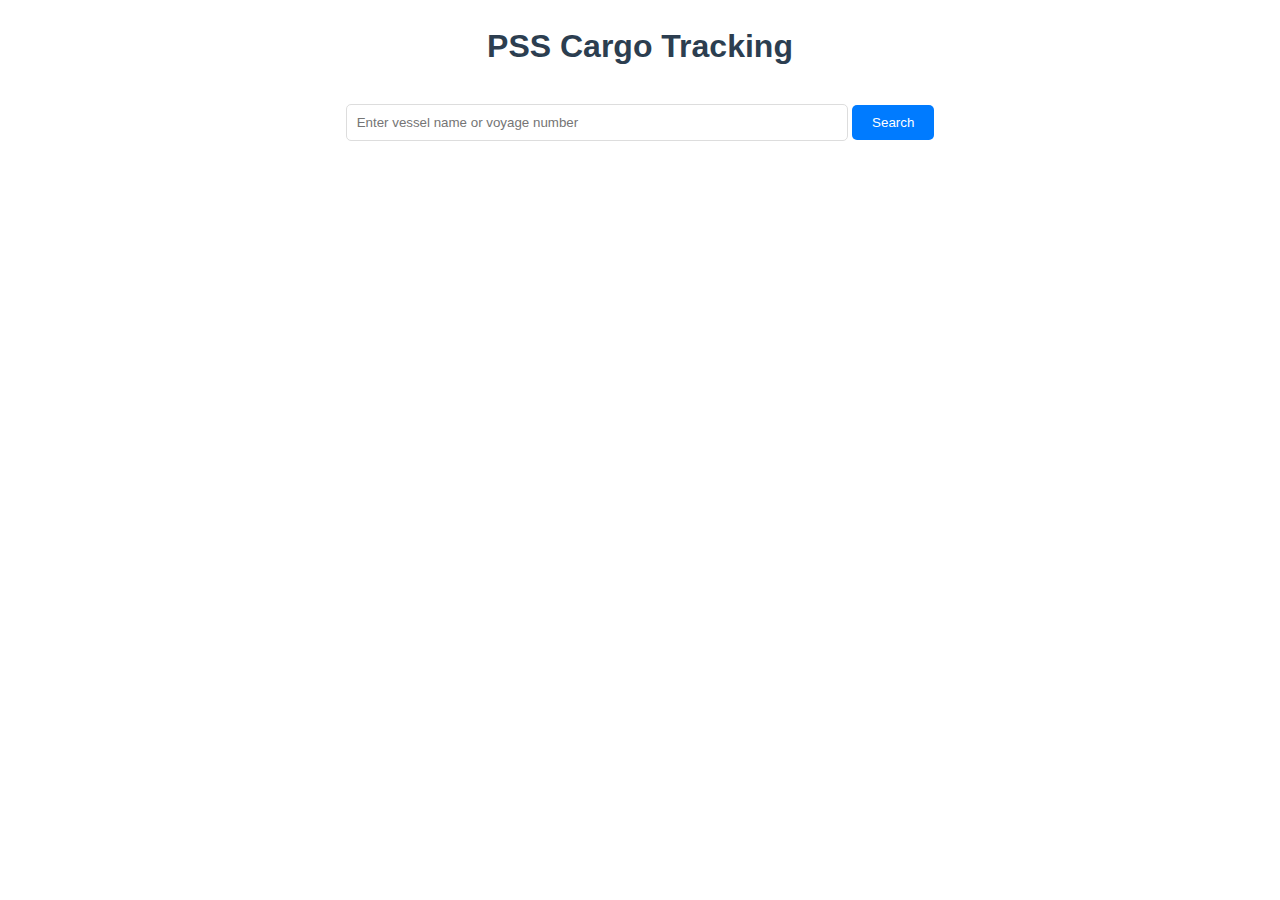
<file: tracking/index2.html>
<!DOCTYPE html>
<html lang="en">
<head>
    <meta charset="UTF-8">
    <meta name="viewport" content="width=device-width, initial-scale=1.0">
    <title>PSS Cargo Tracking</title>
    <style>
        body {
            font-family: Arial, sans-serif;
            margin: 20px;
            line-height: 1.6;
        }
        h1 {
            text-align: center;
            color: #2c3e50;
        }
        .form-container {
            margin: 20px auto;
            max-width: 600px;
            text-align: center;
        }
        input[type="text"] {
            width: 80%;
            padding: 10px;
            margin: 10px 0;
            border: 1px solid #ddd;
            border-radius: 5px;
        }
        button {
            padding: 10px 20px;
            background-color: #007bff;
            color: #fff;
            border: none;
            border-radius: 5px;
            cursor: pointer;
        }
        button:hover {
            background-color: #0056b3;
        }
        .loading {
            display: none;
            text-align: center;
            margin: 10px 0;
        }
        .error-message {
            color: red;
            font-weight: bold;
        }
        table {
            width: 100%;
            border-collapse: collapse;
            margin-top: 20px;
        }
        th, td {
            padding: 10px;
            border: 1px solid #ddd;
            text-align: left;
        }
        th {
            background-color: #f4f4f4;
        }
    </style>
</head>
<body>
    <h1>PSS Cargo Tracking</h1>
    <div class="form-container">
        <input type="text" id="searchInput" placeholder="Enter vessel name or voyage number">
        <button id="searchBtn">Search</button>
        <div id="loadingIndicator" class="loading">Loading...</div>
        <div id="results"></div>
    </div>
    <script src="tracking.js"></script>
</body>
</html>
</file>
<file: global.css>
body {
    margin: 0;
    line-height: normal;
  }
  
  :root {
    /* fonts */
    --text-small-normal: Roboto;
    --font-inter: Inter;
  
    /* font sizes */
    --text-small-normal-size: 0.875rem;
    --text-regular-semi-bold-size: 1rem;
    --text-tiny-light-size: 0.75rem;
    --heading-desktop-h3-size: 2.5rem;
    --font-size-13xl: 2rem;
    --heading-desktop-h5-size: 1.5rem;
    --text-medium-light-size: 1.125rem;
    --font-size-lgi: 1.188rem;
    --text-large-light-size: 1.25rem;
    --heading-desktop-h1-size: 3.5rem;
  
    /* Colors */
    --background-color-primary: #fff;
    --link-primary: #000;
    --color-darkslategray-100: #333;
    --color-neutral-neutral: #666;
    --color-gainsboro-100: #e6e6e6;
    --color-gray: rgba(255, 255, 255, 0);
  
    /* Gaps */
    --gap-21xl: 2.5rem;
    --gap-xl: 1.25rem;
    --gap-base: 1rem;
    --gap-xs: 0.75rem;
    --gap-5xl: 1.5rem;
    --gap-61xl: 5rem;
    --gap-13xl: 2rem;
    --gap-5xs: 0.5rem;
    --gap-29xl: 3rem;
  
    /* Paddings */
    --padding-45xl: 4rem;
    --padding-13xl: 2rem;
    --padding-33xl: 3.25rem;
    --padding-5xs: 0.5rem;
    --padding-84xl: 6.437rem;
    --padding-xs: 0.75rem;
    --padding-4xl: 1.437rem;
    --padding-3xs: 0.625rem;
    --padding-4xs: 0.562rem;
    --padding-5xl: 1.5rem;
    --padding-93xl: 7rem;
    --padding-54xl: 4.562rem;
    --padding-xl: 1.25rem;
    --padding-75xl: 5.875rem;
    --padding-28xl: 2.937rem;
    --padding-2xs-5: 0.656rem;
  
    /* Border radiuses */
    --br-3xs: 10px;
    --br-mini: 15px;
  }
  .header-5 {
    display: flex;
    flex-direction: column;
    justify-content: center;
    padding: 0 3rem 0;
    box-sizing: border-box;
    min-height: 100vh;
    position: relative;
  }
  
  .hero-content {
    display: flex;
    flex-direction: column;
    max-width: 1200px;
    width: 100%;
    margin: 0 auto;
  }
  
  .hero-image-wrapper,
  .lorem-ipsum-dolor,
  .styleprimary-smallfalse-al-parent {
    width: 100%;
    max-width: 50%; /* Match the image width */
    align-self: flex-start; /* Align to the start of the flex container */
  }
  
  .hero-image-wrapper {
    margin-bottom: 1rem;
  }
  
  .image-removebg-preview-1-icon {
    width: 100%; /* Fill the wrapper */
    height: auto;
  }
  
  .lorem-ipsum-dolor {
    margin-bottom: 1rem;
  }
  
  .styleprimary-smallfalse-al-parent {
    display: flex;
    gap: 1rem;
  }
  
  .our-reach {
    position: absolute;
    bottom: 2rem;
    left: 0;
    right: 0;
    text-align: center;
  }
  
  /* Align left on larger screens */
  @media screen and (min-width: 768px) {
    .hero-content {
      align-items: flex-start;
    }
  
    .lorem-ipsum-dolor {
      text-align: left;
    }
  }
  
  /* Center on smaller screens */
  @media screen and (max-width: 767px) {
    .header-5 {
      padding: 3rem 1rem;
    }
  
    .hero-content {
      align-items: center;
    }
  
    .hero-image-wrapper,
    .lorem-ipsum-dolor,
    .styleprimary-smallfalse-al-parent {
      max-width: 100%;
      align-self: center;
    }
  
    .lorem-ipsum-dolor {
      text-align: center;
    }
  
    .styleprimary-smallfalse-al-parent {
      justify-content: center;
    }
  }

  .about-link-text, .tracking-link-text, .services-link-text, .button, .button1, .button2, .submit-button, .reset-button, .stylesecondary-smallfalse1 .button11, 
  .primary-button-alt a, .primary-cta-button a, .stylesecondary-smallfalse a,
  a[class$="-link-text"], a[class^="button"], button {
      text-decoration: none !important;
  }
  
  /* Ensure no underline on hover and focus */
  .about-link-text:hover, .tracking-link-text:hover, .services-link-text:hover, .button:hover, .button1:hover, .button2:hover, .submit-button:hover, .reset-button:hover, .stylesecondary-smallfalse1 .button11:hover,
  .primary-button-alt a:hover, .primary-cta-button a:hover, .stylesecondary-smallfalse a:hover,
  a[class$="-link-text"]:hover, a[class^="button"]:hover, button:hover,
  .about-link-text:focus, .tracking-link-text:focus, .services-link-text:focus, .button:focus, .button1:focus, .button2:focus, .submit-button:focus, .reset-button:focus, .stylesecondary-smallfalse1 .button11:focus,
  .primary-button-alt a:focus, .primary-cta-button a:focus, .stylesecondary-smallfalse a:focus,
  a[class$="-link-text"]:focus, a[class^="button"]:focus, button:focus {
      text-decoration: none !important;
  }

  .about-link-text, .tracking-link-text, .services-link-text, .button, .button2, .submit-button, .reset-button, 
  .primary-button-alt a, .stylesecondary-smallfalse a,
  a[class$="-link-text"], button {
      color: white;
  }
  
  /* Ensure no underline on hover and focus */
  .about-link-text:hover, .tracking-link-text:hover, .services-link-text:hover, .button:hover, .button2:hover, .submit-button:hover, .reset-button:hover, .stylesecondary-smallfalse1 .button11:hover,
  .primary-button-alt a:hover, .stylesecondary-smallfalse a:hover,
  a[class$="-link-text"]:hover, button:hover,
  .about-link-text:focus, .tracking-link-text:focus, .services-link-text:focus, .button:focus, .button1:focus, .button2:focus, .submit-button:focus, .reset-button:focus, .stylesecondary-smallfalse1 .button11:focus,
  .primary-button-alt a:focus, .stylesecondary-smallfalse a:focus,
  a[class$="-link-text"]:focus, button:focus {
      color: white;
  }
</file>
<file: about/about.css>
/* about.css */
.container {
    margin: 0 auto;
    padding: 0 20px;
}

/* Global Heading Styles */
h1, h2 {
    font-size: 48px;
    font-weight: 700;
    margin-bottom: 24px;
}

/* Hero Section */
.hero {
    padding: 80px 0;
}

.hero .container {
    display: flex;
    justify-content: space-between;
    align-items: center;
}

.hero-content {
    flex: 1;
    max-width: 600px;
}

.hero-image {
    flex: 1;
    max-width: 500px;
}

.hero-image img {
    width: 100%;
    height: auto;
}

.timeline {
    background-color: white;
    position: relative;
    padding: 80px 0;
}

.timeline .container {
    max-width: 1200px;
    margin: 0 auto;
    padding: 0 60px;
    display: flex;
    align-items: flex-start;
    position: relative;
    gap: 60px;
}

.timeline-header {
    flex: 1;
    max-width: 50%;
    padding: 0 40px;
    margin-bottom: 80px;
}

.timeline-header.desktop {
    position: -webkit-sticky;
    position: sticky;
    top: 20px;
    height: fit-content;
    align-self: flex-start;
}

.timeline-header p {
    font-size: 18px;
    margin-bottom: 32px;
}

.timeline-events {
    flex: 1;
    position: relative;
}

.timeline-line {
    position: absolute;
    top: 24px;
    bottom: 24px;
    left: 7px;
    width: 3px;
    background-color: #000;
}

.timeline-event {
    position: relative;
    padding-left: 30px;
    margin-bottom: 60px;
}

.event-dot {
    position: absolute;
    left: 0;
    top: 24px;
    width: 15px;
    height: 15px;
    background-color: #000;
    border-radius: 50%;
    z-index: 1;
}

.event-content {
    background-color: #fff;
    padding: 20px;
    border-radius: 8px;
}

.event-year {
    font-size: 40px;
    font-weight: 700;
    margin-bottom: 16px;
}

.event-content h3 {
    font-size: 32px;
    font-weight: 700;
    margin-bottom: 16px;
}

.event-content p {
    font-size: 18px;
}
/* Routes Section */
.routes {
    padding: 80px 0 0;
}

.routes .container {
    max-width: 1200px;
    margin: 0 auto;
    padding: 0 20px;
    display: flex;
    flex-direction: column;
    align-items: center;
}

.routes h2 {
    font-size: 48px;
    font-weight: 700;
    margin-bottom: 20px;
    text-align: center;
    width: 100%; /* Ensure full width */
}

.routes p {
    font-size: 18px;
    max-width: 600px;
    margin-bottom: 40px;
    text-align: center;
}

.services-image {
    max-width: 80%;
    height: auto;
    display: block;
}
/* FAQ Section */
.faq {
    padding: 80px 0;
}

.faq .container {
    max-width: 800px;
    margin: 0 auto;
    padding: 0 20px;
    display: flex;
    flex-direction: column;
    align-items: center;
}

.faq-header {
    width: 100%;
    display: flex;
    justify-content: center;
    margin-bottom: 40px;
}

.faq-title {
    font-size: 48px;
    font-weight: 700;
    text-align: center;
}

.faq-list {
    width: 100%;
    display: flex;
    flex-direction: column;
    gap: 20px;
    margin-bottom: 60px;
}

.faq-item {
    background-color: #fff;
    border-radius: 8px;
    padding: 20px;
    box-shadow: 0 2px 10px rgba(0, 0, 0, 0.1);
    text-align: left;
}

.faq-item h3 {
    font-size: 18px;
    font-weight: 600;
    margin-bottom: 10px;
}

.faq-item p {
    font-size: 16px;
}

.faq-item.active {
    background-color: #2980b9;
    color: #fff;
}

.faq-cta {
    width: 100%;
    text-align: center;
    align-items: center;
}

.faq-cta h3 {
    font-size: 24px;
    font-weight: 600;
    margin-bottom: 10px;
}

.faq-cta p {
    margin-bottom: 20px;
}

/* Responsive adjustments */
@media (max-width: 768px) {
    .faq-title {
        font-size: 36px;
    }
}

@media (max-width: 768px) {
    .hero .container {
        flex-direction: column;
    }

    .hero-content, .hero-image {
        max-width: 100%;
    }

    .timeline {
        padding: 40px 0;
    }

    .timeline .container {
        flex-direction: column;
        padding: 0 20px;
        gap: 30px;
    }

    .timeline-header {
        max-width: 100%;
        padding: 0;
        text-align: center;
        margin-bottom: 40px;
    }

    .timeline-events {
        padding: 0;
        width: 100%;
    }

    .timeline-header h2 {
        font-size: 32px;
    }

    .timeline-header p {
        font-size: 16px;
    }

    .timeline-event {
        flex-direction: column;
    }

    .event-year {
        margin-bottom: 10px;
    }
}


@media (max-width: 1024px) {
    .timeline .container {
        flex-direction: column;
    }

    .timeline-header, .timeline-events {
        max-width: 100%;
    }
}

@media (max-width: 1024px) {
    .timeline .container {
        flex-direction: column;
    }

    .timeline-header, .timeline-events {
        max-width: 100%;
    }

    /* Ensure the header is not sticky on mobile */
    .timeline-header {
        position: static;
        height: auto;
        align-self: auto;
    }

    .dot {
        visibility: hidden;
    }
}

@media (max-width: 1024px) {
    .timeline .container {
        flex-direction: column;
    }

    .timeline-header, .timeline-events {
        max-width: 100%;
    }

    .timeline-header {
        position: static;
        height: auto;
        align-self: auto;
    }

    .timeline-line {
        display: none;
    }

    .timeline-event {
        padding-left: 0;
        margin-bottom: 30px;
    }

    .event-dot {
        display: none;
    }

    .event-content {
        box-shadow: 0 2px 10px rgba(0, 0, 0, 0.1);
    }
}

@media (max-width: 768px) {
    .event-year {
        font-size: 32px;
    }

    .event-content h3 {
        font-size: 24px;
    }

    .event-content p {
        font-size: 16px;
    }
}


@media (max-width: 768px) {
    .routes h2 {
        font-size: 36px;
    }
    
    .routes p {
        font-size: 16px;
    }
    
    .services-image {
        max-width: 100%;
    }
}

/* Hero Section */
.hero {
    padding: 80px 0;
}

.hero .container {
    display: flex;
    justify-content: space-between;
    align-items: center;
    gap: 60px;
    padding: 0 60px;
}

.hero-content {
    flex: 1;
    max-width: 50%;
    padding: 0 40px;
}

.hero-content h1 {
    text-shadow: 4px 4px 8px rgba(0, 0, 0, 0.2);
}

.hero-image {
    flex: 1;
    max-width: 25%;
    padding: 0 40px;
}

.hero-image img {
    width: 100%;
    height: auto;
    border-radius: 8px;
    box-shadow: 0 4px 6px rgba(0, 0, 0, 0.1);
}

/* Mobile styles */
@media (max-width: 768px) {
    .hero {
        padding: 0;
        height: 100vh; /* Full viewport height */
        position: relative;
    }

    .hero .container {
        flex-direction: column;
        padding: 0;
        height: 100%;
        position: relative;
    }

    .hero-image {
        max-width: 100%;
        padding: 0;
        height: 100%;
        position: absolute;
        top: 0;
        left: 0;
        right: 0;
        z-index: 1;
    }

    .hero-image img {
        width: 100%;
        height: 100%;
        object-fit: cover;
        border-radius: 0;
        box-shadow: none;
    }

    .hero-content {
        max-width: 100%;
        padding: 0 20px;
        position: absolute;
        top: 20%;
        left: 50%;
        transform: translate(-50%, -50%);
        z-index: 2;
        text-align: center;
    }

    .hero-content h1 {
        font-size: 32px; /* Adjust size as needed */
        color: white; /* Assuming white text will stand out on the image */
        text-shadow: 3px 3px 6px rgba(0, 0, 0, 0.3); /* Increased shadow for better readability */
        margin: 0;
    }

    .hero-content p {
        display: none; /* Hide paragraph text on mobile */
    }
}

/* Add this to ensure the mobile hero content shows only "Connecting the Pacific" */
@media (max-width: 768px) {
    .hero-content h1 {
        font-size: 56px;
        color: white;
        text-shadow: 3px 3px 6px rgba(0, 0, 0, 0.5);
        margin: 0;
    }

    .hero-content h1::before {
        content: "Connecting the Pacific";
        visibility: visible;
        display: block;
    }

    .hero-content h1 span {
        display: none;
    }

    .hero-content p {
        display: none;
    }
}


/* FAQ Section */
.faq {
    padding: 40px 0 80px; /* Reduced top padding */
}

.faq-item {
    cursor: pointer;
    transition: all 0.3s ease;
}

.faq-item .answer {
    max-height: 0;
    overflow: hidden;
    transition: all 0.3s ease;
    opacity: 0;
}

.faq-item.active {
    background-color: #2980b9;
}

.faq-item.active h3,
.faq-item.active p {
    color: white;
}

.faq-item.active .answer {
    max-height: 200px; /* Adjust based on your content */
    opacity: 1;
    margin-top: 10px;
}

.mobile-menu {
    background-image: url('images/about-menu.png');
}
</file>
<file: navbar2.css>
.navbar {
    width: 100%;
    background-color: var(--color-gray);
    z-index: 1000;
  }
  
  .container {
    padding: 1rem 2rem;
  }
  
  .navbar-content {
    display: flex;
    justify-content: space-between;
    align-items: center;
  }
  
  /* Logo */
  .logo {
    display: flex;
    align-items: center;
    z-index: 1001;
  }
  
  .color-dark {
    height: 1.688rem;
    width: 3.938rem;
  }
  
  /* Desktop navigation */
  .desktop-nav {
    display: flex;
    align-items: center;
    gap: 2rem;
  }
  
  .about-link,
  .tracking-link,
  .services-link {
    display: flex;
    flex-direction: row;
    align-items: center;
    justify-content: center;
  }
  
  .about-link-text,
  .tracking-link-text,
  .services-link-text {
    position: relative;
    line-height: 150%;
  }
  
  .services-link-text {
    min-width: 3.875rem;
  }
  
  /* Contact button */
  .primary-button-alt {
    border-radius: var(--br-3xs);
    border: 2px solid white;
    display: flex;
    flex-direction: row;
    align-items: center;
    justify-content: center;
    padding: 0.375rem 1.125rem;
    transition: transform 0.3s ease-in-out;
    box-shadow: 0 4px 6px rgba(0, 0, 0, 0.1);
  }
  
  .primary-button-alt:hover {
    transform: scale(1.1);
    box-shadow: 0 8px 12px rgba(0, 0, 0, 0.2);
  }
  
  .button {
    position: relative;
    line-height: 150%;
  }
  
  /* Hamburger Menu Button */
  .mobile-menu-toggle {
    display: none;
    background: none;
    border: none;
    padding: 0.5rem;
    cursor: pointer;
    z-index: 1001;
  }
  
  .hamburger {
    display: block;
    width: 24px;
    height: 2px;
    background-color: var(--background-color-primary);
    position: relative;
    transition: all 0.3s ease-in-out;
  }
  
  .hamburger::before,
  .hamburger::after {
    content: '';
    position: absolute;
    width: 24px;
    height: 2px;
    background-color: var(--background-color-primary);
    transition: all 0.3s ease-in-out;
  }
  
  .hamburger::before {
    transform: translateY(-8px);
  }
  
  .hamburger::after {
    transform: translateY(8px);
  }
  
  /* Mobile menu and overlay */
  .mobile-menu {
    position: fixed;
    top: 0;
    left: 0;
    right: 0;
    bottom: 0;
    background-image: url('images/mobile-menu.jpg');
    background-size: cover;
    background-position: center;
    transform: translateY(-100%);
    transition: transform 0.6s cubic-bezier(0.77, 0, 0.175, 1);
    z-index: 999;
  }
  
  .wipe-overlay {
    position: fixed;
    top: 0;
    left: 0;
    right: 0;
    bottom: 0;
    background-color: var(--color-gray);
    transform: translateY(-100%);
    transition: transform 0.6s cubic-bezier(0.77, 0, 0.175, 1);
    z-index: 998;
  }
  
  /* Mobile nav links */
  .mobile-nav {
    height: 100%;
    display: flex;
    flex-direction: column;
    align-items: center;
    justify-content: center;
    gap: 2rem;
  }
  
  .mobile-nav-link {
    font-size: 3rem;
    color: var(--background-color-primary);
    text-decoration: none;
    transition: color 0.3s ease;
  }
  
  .mobile-nav-link:hover {
    color: var(--link-primary);
  }
  
  /* Active states */
  .mobile-menu.active,
  .wipe-overlay.active {
    transform: translateY(0);
    transition-timing-function: ease-in;
  }
  
  /* Closing animation */
  .mobile-menu:not(.active),
  .wipe-overlay:not(.active) {
    transform: translateY(-100%);
    transition-timing-function: ease-out;
  }
  
  .mobile-menu-toggle.active .hamburger {
    background-color: transparent;
  }
  
  .mobile-menu-toggle.active .hamburger::before {
    transform: rotate(45deg);
  }
  
  .mobile-menu-toggle.active .hamburger::after {
    transform: rotate(-45deg) translate(5px, -6px);
  }
  
  /* Hide mobile elements on desktop */
  @media screen and (min-width: 769px) {
    .mobile-menu-toggle {
      display: none;
    }
  }
  
  /* Mobile styles */
  @media screen and (max-width: 768px) {
    .desktop-nav {
      display: none;
    }
  
    .mobile-menu-toggle {
      display: block;
    }
  
    .mobile-menu {
      display: block;
    }
  }

  .hero-container {
    position: relative;
    width: 100%;
  }
  

  
  .navbar {
    position: absolute;
    background-color: transparent;
    z-index: 1000;
  }


  @media screen and (max-width: 768px) {

    /* Add these new rules */
    .navbar {
        border-bottom: 1px solid white;
    }

    .color-dark {
        content: url('images/pss-only-logo.png');
    }
}
</file>
<file: index.css>
.color-dark {
    height: 1.688rem;
    width: 3.938rem;
    position: relative;
    overflow: hidden;
    flex-shrink: 0;
  }
  .navbar-content {
    flex: 1;
    display: flex;
    flex-direction: row;
    align-items: flex-start;
    justify-content: flex-start;
    max-width: 100%;
  }
  .about-link-text {
    position: relative;
    line-height: 150%;
  }
  .about-link {
    display: flex;
    flex-direction: row;
    align-items: center;
    justify-content: center;
  }
  .tracking-link-text {
    position: relative;
    line-height: 150%;
  }
  .tracking-link {
    display: flex;
    flex-direction: row;
    align-items: center;
    justify-content: center;
  }
  .services-link-text {
    position: relative;
    line-height: 150%;
    display: inline-block;
    min-width: 3.875rem;
  }
  .column,
  .services-link {
    display: flex;
    flex-direction: row;
    align-items: center;
    justify-content: center;
  }
  .column {
    margin: 0;
    width: 14.313rem;
    justify-content: space-between;
    gap: var(--gap-xl);
    text-align: left;
    font-size: var(--text-regular-semi-bold-size);
    color: var(--background-color-primary);
    font-family: var(--text-small-normal);
  }
  .button {
    position: relative;
    line-height: 150%;
  }
  .primary-button-alt {
    border-radius: var(--br-3xs);
    border: 2px solid white;
    flex-direction: row;
    justify-content: center;
    padding: 0.375rem 1.125rem;
  }
  .actions,
  .container,
  .navbar-2,
  .primary-button-alt {
    display: flex;
    align-items: center;
  }
  .actions {
    height: 1.5rem;
    width: 5.188rem;
    flex-direction: row;
    justify-content: flex-end;
    padding: 0;
    box-sizing: border-box;
  }
  .container,
  .navbar {
    align-self: stretch;
    justify-content: center;
    max-width: 100%;
  }
  .container {
    flex-direction: row;
    gap: var(--gap-13xl);
  }
  .navbar {
    background-color: var(--color-gray);
    border-bottom: 1px solid var(--background-color-primary);
    box-sizing: border-box;
    flex-direction: column;
    padding: 1.406rem var(--padding-45xl) 1.312rem;
    top: 0;
    z-index: 99;
    position: sticky;
    text-align: left;
    font-size: var(--text-regular-semi-bold-size);
    color: var(--background-color-primary);
    font-family: var(--text-small-normal);
  }
  .image-removebg-preview-1-icon {
    height: 20.563rem;
    flex: 1;
    position: relative;
    max-width: 100%;
    overflow: hidden;
    object-fit: cover;
  }
  .lorem-ipsum-dolor {
    width: 35rem;
    position: absolute;
    margin: 0 !important;
    bottom: -2.125rem;
    left: 0;
    line-height: 150%;
    font-weight: 300;
    display: inline-block;
    z-index: 1;
  }
  .hero-image-wrapper {
    display: flex;
    flex-direction: row;
    align-items: flex-start;
    justify-content: flex-start;
    position: relative;
    max-width: 100%;
    font-size: var(--text-medium-light-size);
    font-family: var(--text-small-normal);
  }
  .button1 {
    position: relative;
    font-size: var(--text-regular-semi-bold-size);
    line-height: 150%;
    font-family: var(--font-inter);
    color: var(--link-primary);
    text-align: left;
  }
  .primary-cta-button {
    cursor: pointer;
    border: 1px solid var(--background-color-primary);
    padding: var(--padding-2xs-5) var(--padding-4xl) var(--padding-2xs-5)
      var(--padding-5xl);
    background-color: var(--background-color-primary);
    border-radius: var(--br-3xs);
    display: flex;
    flex-direction: row;
    align-items: flex-start;
    justify-content: flex-start;
  }
  .primary-cta-button:hover {
    background-color: var(--color-gainsboro-100);
    border: 1px solid var(--color-gainsboro-100);
    box-sizing: border-box;
  }
  .frame-child {
    height: 2.813rem;
    width: 0.063rem;
    position: relative;
  }
  .button2 {
    position: relative;
    line-height: 150%;
    display: inline-block;
    min-width: 5.875rem;
  }
  .styleprimary-smallfalse-al-parent,
  .stylesecondary-smallfalse {
    display: flex;
    flex-direction: row;
    align-items: flex-start;
    justify-content: flex-start;
  }
  .stylesecondary-smallfalse {
    border-radius: var(--br-3xs);
    border: 1px solid var(--color-gray);
    padding: var(--padding-2xs-5) 1.562rem var(--padding-2xs-5) 1.625rem;
  }
  .styleprimary-smallfalse-al-parent {
    height: 2.813rem;
    gap: var(--gap-base);
    max-width: 100%;
  }
  .our-reach {
    width: 6.875rem;
    position: absolute;
    margin: 0 !important;
    bottom: 0;
    left: 39rem;
    line-height: 150%;
    display: inline-block;
  }
  .header-5,
  .heading {
    align-self: stretch;
    position: relative;
  }
  .header-5 {
    overflow: hidden;
    display: flex;
    flex-direction: column;
    align-items: flex-start;
    justify-content: flex-start;
    padding: 13.25rem var(--padding-45xl) 15.187rem;
    box-sizing: border-box;
    gap: 4rem;
    background-image: url(images/hero.jpg);
    background-size: cover;
    background-repeat: no-repeat;
    background-position: top;
    max-width: 100%;
    text-align: left;
    font-size: var(--text-regular-semi-bold-size);
    color: var(--background-color-primary);
    font-family: var(--font-inter);
  }
  .heading {
    margin: 0;
    font-size: inherit;
    line-height: 120%;
    font-weight: 700;
    font-family: inherit;
    text-shadow: 1px 0 0#000, 0 1px 0#000, -1px 0 0#000, 0-1px 0#000;
  }
  .content3 {
    align-self: stretch;
    display: flex;
    flex-direction: column;
    align-items: flex-start;
    justify-content: flex-start;
  }
  .tagline-wrapper {
    width: 0;
    height: 1.688rem;
    filter: drop-shadow(0 4px 4px rgba(0, 0, 0, 0.25));
  }
  .section-title {
    align-self: stretch;
    display: flex;
    flex-direction: column;
    align-items: flex-start;
    justify-content: flex-start;
    gap: var(--gap-base);
  }
  .icon-relume {
    width: 3rem;
    height: 3rem;
    position: relative;
    overflow: hidden;
    flex-shrink: 0;
  }
  .subheading-one,
  .text {
    position: relative;
    line-height: 150%;
  }
  .subheading-one {
    align-self: stretch;
    font-weight: 300;
    text-shadow: 1px 0 0#000, 0 1px 0#000, -1px 0 0#000, 0-1px 0#000;
  }
  .text {
    font-size: var(--text-regular-semi-bold-size);
  }
  .list-item {
    flex: 1;
    display: flex;
    flex-direction: column;
    align-items: flex-start;
    justify-content: flex-start;
    gap: var(--gap-base);
    min-width: 12rem;
  }
  .icon-relume1 {
    width: 3rem;
    height: 3rem;
    position: relative;
    overflow: hidden;
    flex-shrink: 0;
  }
  .subheading-two,
  .text1 {
    position: relative;
    line-height: 150%;
  }
  .subheading-two {
    align-self: stretch;
    font-weight: 300;
    text-shadow: 1px 0 0#000, 0 1px 0#000, -1px 0 0#000, 0-1px 0#000;
  }
  .text1 {
    font-size: var(--text-regular-semi-bold-size);
  }
  .content2,
  .content4,
  .list-item1,
  .row {
    display: flex;
    align-items: flex-start;
    justify-content: flex-start;
  }
  .list-item1 {
    flex: 1;
    flex-direction: column;
    gap: var(--gap-base);
    min-width: 12rem;
  }
  .content2,
  .content4,
  .row {
    align-self: stretch;
  }
  .row {
    flex-direction: row;
    padding: var(--padding-5xs) 0;
    gap: var(--gap-5xl);
  }
  .content2,
  .content4 {
    flex-direction: column;
  }
  .content4 {
    font-size: var(--text-large-light-size);
  }
  .content2 {
    gap: var(--gap-13xl);
  }
  .content1,
  .placeholder-image-icon {
    flex: 1;
    max-width: 100%;
    min-width: 25rem;
  }
  .content1 {
    display: flex;
    flex-direction: column;
    align-items: flex-start;
    justify-content: flex-start;
    box-sizing: border-box;
  }
  .placeholder-image-icon {
    height: 40rem;
    position: relative;
    border-radius: var(--br-mini);
    overflow: hidden;
    object-fit: cover;
  }
  .freight-container,
  .services-section {
    align-self: stretch;
    display: flex;
    justify-content: flex-start;
    max-width: 100%;
  }
  .freight-container {
    flex-direction: row;
    align-items: center;
    flex-wrap: wrap;
    align-content: center;
    gap: var(--gap-61xl);
  }
  .services-section {
    background-color: var(--background-color-primary);
    overflow: hidden;
    flex-direction: column;
    align-items: flex-start;
    padding: var(--padding-93xl) var(--padding-45xl);
    box-sizing: border-box;
    text-align: left;
    font-size: var(--heading-desktop-h1-size);
    color: var(--link-primary);
    font-family: var(--text-small-normal);
  }
  .heading1 {
    margin: 0;
    width: 48.063rem;
    position: relative;
    font-size: var(--heading-desktop-h3-size);
    line-height: 120%;
    font-weight: 700;
    font-family: inherit;
    display: inline-block;
    max-width: 100%;
  }
  .placeholder-image-icon1 {
    align-self: stretch;
    height: 15rem;
    position: relative;
    border-radius: var(--br-mini);
    max-width: 100%;
    overflow: hidden;
    flex-shrink: 0;
    object-fit: cover;
  }
  .heading2 {
    margin: 0;
    position: relative;
    font-size: inherit;
    line-height: 140%;
    font-weight: 700;
    font-family: inherit;
  }
  .text2 {
    position: relative;
    font-size: var(--text-regular-semi-bold-size);
    line-height: 150%;
  }
  .content7 {
    align-self: stretch;
    display: flex;
    flex-direction: column;
    align-items: flex-start;
    justify-content: flex-start;
    gap: var(--gap-base);
  }
  .button3 {
    position: relative;
    line-height: 150%;
  }
  .icon-chevron-right {
    height: 1.5rem;
    width: 1.5rem;
    position: relative;
    overflow: hidden;
    flex-shrink: 0;
  }
  .secondary-link-button {
    display: flex;
    flex-direction: row;
    align-items: center;
    justify-content: center;
    gap: var(--gap-5xs);
  }
  .action,
  .column1,
  .customs-text-content {
    display: flex;
    flex-direction: column;
    justify-content: flex-start;
  }
  .action {
    align-self: stretch;
    align-items: center;
    padding: 0 var(--padding-xl);
    text-align: left;
    font-size: var(--text-regular-semi-bold-size);
  }
  .column1,
  .customs-text-content {
    gap: var(--gap-13xl);
  }
  .customs-text-content {
    align-self: stretch;
    align-items: center;
  }
  .column1 {
    flex: 1;
    overflow: hidden;
    align-items: flex-start;
    min-width: 19rem;
    max-width: 100%;
  }
  .heading3,
  .placeholder-image-icon2 {
    align-self: stretch;
    position: relative;
  }
  .placeholder-image-icon2 {
    height: 15rem;
    border-radius: var(--br-mini);
    max-width: 100%;
    overflow: hidden;
    flex-shrink: 0;
    object-fit: cover;
  }
  .heading3 {
    margin: 0;
    font-size: inherit;
    line-height: 140%;
    font-weight: 700;
    font-family: inherit;
  }
  .text3 {
    position: relative;
    font-size: var(--text-regular-semi-bold-size);
    line-height: 150%;
  }
  .content9 {
    align-self: stretch;
    display: flex;
    flex-direction: column;
    align-items: flex-start;
    justify-content: flex-start;
    gap: var(--gap-base);
  }
  .button4 {
    position: relative;
    line-height: 150%;
  }
  .icon-chevron-right1 {
    height: 1.5rem;
    width: 1.5rem;
    position: relative;
    overflow: hidden;
    flex-shrink: 0;
  }
  .secondary-link-button {
    display: flex;
    flex-direction: row;
    align-items: center;
    justify-content: center;
    gap: var(--gap-5xs);
  }
  .action1,
  .column2,
  .content8 {
    display: flex;
    flex-direction: column;
    justify-content: flex-start;
  }
  .action1 {
    align-self: stretch;
    align-items: center;
    padding: 0 var(--padding-xl);
    text-align: left;
    font-size: var(--text-regular-semi-bold-size);
  }
  .column2,
  .content8 {
    gap: var(--gap-13xl);
  }
  .content8 {
    align-self: stretch;
    align-items: center;
  }
  .column2 {
    flex: 1;
    overflow: hidden;
    align-items: flex-start;
    min-width: 19rem;
    max-width: 100%;
  }
  .heading4,
.customs-clearance-icon {
    align-self: stretch;
    position: relative;
  }
.customs-clearance-icon {
    height: 15rem;
    border-radius: var(--br-mini);
    max-width: 100%;
    overflow: hidden;
    flex-shrink: 0;
    object-fit: cover;
  }
  .heading4 {
    margin: 0;
    font-size: inherit;
    line-height: 140%;
    font-weight: 700;
    font-family: inherit;
  }
  .text4 {
    position: relative;
    font-size: var(--text-regular-semi-bold-size);
    line-height: 150%;
  }
  .content11 {
    align-self: stretch;
    display: flex;
    flex-direction: column;
    align-items: flex-start;
    justify-content: flex-start;
    gap: var(--gap-base);
  }
  .button5 {
    position: relative;
    line-height: 150%;
  }
  .icon-chevron-right2 {
    height: 1.5rem;
    width: 1.5rem;
    position: relative;
    overflow: hidden;
    flex-shrink: 0;
  }
  .secondary-link-button {
    display: flex;
    flex-direction: row;
    align-items: center;
    justify-content: center;
    gap: var(--gap-5xs);
  }
  .action2,
  .content10 {
    align-self: stretch;
    display: flex;
    flex-direction: column;
    align-items: center;
    justify-content: flex-start;
  }
  .action2 {
    padding: 0 var(--padding-xl);
    text-align: left;
    font-size: var(--text-regular-semi-bold-size);
  }
  .content10 {
    gap: var(--gap-13xl);
  }
  .column3,
  .content5,
  .row1 {
    display: flex;
    align-items: flex-start;
    max-width: 100%;
  }
  .column3 {
    flex: 1;
    overflow: hidden;
    flex-direction: column;
    justify-content: flex-start;
    gap: var(--gap-13xl);
    min-width: 19rem;
  }
  .content5,
  .row1 {
    align-self: stretch;
  }
  .row1 {
    flex-direction: row;
    justify-content: center;
    flex-wrap: wrap;
    align-content: flex-start;
    gap: var(--gap-29xl);
  }
  .customs-section-content {
    flex-direction: column;
    justify-content: flex-start;
  }
  .brokerage-service-image {
    align-self: stretch;
    height: 15rem;
    position: relative;
    border-radius: var(--br-mini);
    max-width: 100%;
    overflow: hidden;
    flex-shrink: 0;
    object-fit: cover;
  }
  .heading5 {
    margin: 0;
    position: relative;
    font-size: inherit;
    line-height: 140%;
    font-weight: 700;
    font-family: inherit;
  }
  .text5 {
    position: relative;
    font-size: var(--text-regular-semi-bold-size);
    line-height: 150%;
  }
  .content13 {
    align-self: stretch;
    display: flex;
    flex-direction: column;
    align-items: flex-start;
    justify-content: flex-start;
    gap: var(--gap-base);
  }
  .button6 {
    position: relative;
    line-height: 150%;
  }
  .icon-chevron-right3 {
    height: 1.5rem;
    width: 1.5rem;
    position: relative;
    overflow: hidden;
    flex-shrink: 0;
  }
  .secondary-link-button {
    display: flex;
    flex-direction: row;
    align-items: center;
    justify-content: center;
    gap: var(--gap-5xs);
  }
  .action3,
  .column4,
  .content12 {
    display: flex;
    flex-direction: column;
    justify-content: flex-start;
  }
  .action3 {
    align-self: stretch;
    align-items: center;
    padding: 0 var(--padding-xl);
    text-align: left;
    font-size: var(--text-regular-semi-bold-size);
  }
  .column4,
  .content12 {
    gap: var(--gap-13xl);
  }
  .content12 {
    align-self: stretch;
    align-items: center;
  }
  .column4 {
    flex: 1;
    overflow: hidden;
    align-items: flex-start;
    min-width: 19rem;
    max-width: 100%;
  }
  .heading6,
  .placeholder-image-icon5 {
    align-self: stretch;
    position: relative;
  }
  .placeholder-image-icon5 {
    height: 15rem;
    border-radius: var(--br-mini);
    max-width: 100%;
    overflow: hidden;
    flex-shrink: 0;
    object-fit: cover;
  }
  .heading6 {
    margin: 0;
    font-size: inherit;
    line-height: 140%;
    font-weight: 700;
    font-family: inherit;
  }
  .text6 {
    position: relative;
    font-size: var(--text-regular-semi-bold-size);
    line-height: 150%;
  }
  .content15 {
    align-self: stretch;
    display: flex;
    flex-direction: column;
    align-items: flex-start;
    justify-content: flex-start;
    gap: var(--gap-base);
  }
  .button7 {
    position: relative;
    line-height: 150%;
  }
  .icon-chevron-right4 {
    height: 1.5rem;
    width: 1.5rem;
    position: relative;
    overflow: hidden;
    flex-shrink: 0;
  }
  .secondary-link-button {
    display: flex;
    flex-direction: row;
    align-items: center;
    justify-content: center;
    gap: var(--gap-5xs);
  }
  .action4,
  .column5,
  .content14 {
    display: flex;
    flex-direction: column;
    justify-content: flex-start;
  }
  .action4 {
    align-self: stretch;
    align-items: center;
    padding: 0 var(--padding-xl);
    text-align: left;
    font-size: var(--text-regular-semi-bold-size);
  }
  .column5,
  .content14 {
    gap: var(--gap-13xl);
  }
  .content14 {
    align-self: stretch;
    align-items: center;
  }
  .column5 {
    flex: 1;
    overflow: hidden;
    align-items: flex-start;
    min-width: 19rem;
    max-width: 100%;
  }
  .heading7,
  .placeholder-image-icon6 {
    align-self: stretch;
    position: relative;
  }
  .placeholder-image-icon6 {
    height: 15rem;
    border-radius: var(--br-mini);
    max-width: 100%;
    overflow: hidden;
    flex-shrink: 0;
    object-fit: cover;
  }
  .heading7 {
    margin: 0;
    font-size: inherit;
    line-height: 140%;
    font-weight: 700;
    font-family: inherit;
  }
  .text7 {
    position: relative;
    font-size: var(--text-regular-semi-bold-size);
    line-height: 150%;
  }
  .content17 {
    align-self: stretch;
    display: flex;
    flex-direction: column;
    align-items: flex-start;
    justify-content: flex-start;
    gap: var(--gap-base);
  }
  .button8 {
    position: relative;
    line-height: 150%;
  }
  .icon-chevron-right5 {
    height: 1.5rem;
    width: 1.5rem;
    position: relative;
    overflow: hidden;
    flex-shrink: 0;
  }
  .secondary-link-button {
    display: flex;
    flex-direction: row;
    align-items: center;
    justify-content: center;
    gap: var(--gap-5xs);
  }
  .action5,
  .column6,
  .content16 {
    display: flex;
    flex-direction: column;
    justify-content: flex-start;
  }
  .action5 {
    align-self: stretch;
    align-items: center;
    padding: 0 var(--padding-xl);
    text-align: left;
    font-size: var(--text-regular-semi-bold-size);
  }
  .column6,
  .content16 {
    gap: var(--gap-13xl);
  }
  .content16 {
    align-self: stretch;
    align-items: center;
  }
  .column6 {
    flex: 1;
    overflow: hidden;
    align-items: flex-start;
    min-width: 19rem;
    max-width: 100%;
  }
  .freight-forwarding-section,
  .row2 {
    align-self: stretch;
    display: flex;
    max-width: 100%;
  }
  .row2 {
    flex-direction: row;
    align-items: flex-start;
    justify-content: center;
    flex-wrap: wrap;
    align-content: flex-start;
    gap: var(--gap-29xl);
  }
  .freight-forwarding-section{
    background-color: var(--background-color-primary);
    overflow: hidden;
    flex-direction: column;
    align-items: center;
    justify-content: flex-start;
    padding: var(--padding-93xl) var(--padding-45xl) 6rem;
    box-sizing: border-box;
    gap: var(--gap-61xl);
    text-align: center;
    font-size: var(--heading-desktop-h5-size);
    color: var(--link-primary);
    font-family: var(--text-small-normal);
  }
  .ship-spotlight {
    position: relative;
    line-height: 150%;
    font-weight: 300;
  }
  .ship-spotlight-wrapper {
    display: flex;
    flex-direction: row;
    align-items: flex-start;
    justify-content: flex-start;
    padding: 0 11.812rem;
  }
  .layout-240-child {
    border: 0;
    background-color: #d9d9d9;
    height: 23.25rem;
    width: auto;
    outline: 0;
    align-self: stretch;
    position: relative;
  }
  .content18 {
    align-self: stretch;
    display: none;
  }
  .ship-spotlight-section {
    align-self: stretch;
    background-color: var(--background-color-primary);
    overflow: hidden;
    display: flex;
    flex-direction: column;
    align-items: flex-start;
    justify-content: flex-start;
    padding: var(--padding-93xl) 28.812rem 8.75rem;
    gap: var(--gap-61xl);
    text-align: left;
    font-size: var(--text-medium-light-size);
    color: var(--link-primary);
    font-family: var(--text-small-normal);
  }
  .placeholder-image-icon7 {
    height: 45.875rem;
    flex: 1;
    position: relative;
    border-radius: var(--br-mini);
    max-width: 100%;
    overflow: hidden;
    object-fit: contain;
    min-width: 15.813rem;
  }
  .heading8 {
    margin: 0;
    align-self: stretch;
    position: relative;
    font-size: inherit;
    line-height: 120%;
    font-weight: 700;
    font-family: inherit;
  }
  .content20,
  .section-title1 {
    align-self: stretch;
    display: flex;
    flex-direction: column;
    align-items: flex-start;
    justify-content: flex-start;
  }
  .name {
    align-self: stretch;
    position: relative;
    line-height: 150%;
  }
  .input,
  .email-input {
    align-self: stretch;
    display: flex;
    justify-content: flex-start;
  }
  .email-input {
    border: 1px solid var(--link-primary);
    outline: 0;
    background-color: transparent;
    height: 3rem;
    border-radius: var(--br-3xs);
    box-sizing: border-box;
    flex-direction: row;
    align-items: center;
    padding: var(--padding-xs);
    min-width: 15.625rem;
  }
  .input {
    flex-direction: column;
    align-items: flex-start;
    gap: var(--gap-5xs);
    flex-shrink: 0;
  }
  .placeholder {
    position: relative;
    line-height: 150%;
    display: none;
  }
  .input1,
  .typedefault-alternatefalse1 {
    align-self: stretch;
    display: flex;
    justify-content: flex-start;
  }
  .typedefault-alternatefalse1 {
    flex: 1;
    border-radius: var(--br-3xs);
    border: 1px solid var(--link-primary);
    flex-direction: row;
    align-items: center;
    padding: var(--padding-xs);
  }
  .input1 {
    height: 3rem;
    flex-direction: column;
    align-items: flex-start;
    color: var(--color-neutral-neutral);
  }
  .message,
  .type-your-message {
    position: relative;
    line-height: 150%;
  }
  .message {
    align-self: stretch;
  }
  .type-your-message {
    flex: 1;
    display: inline-block;
    max-width: 100%;
  }
  .alternatefalse-child,
  .alternatefalse-item {
    position: absolute;
    margin: 0 !important;
    right: 0;
    object-fit: contain;
  }
  .alternatefalse-child {
    height: 0.125rem;
    width: 0.125rem;
    bottom: -0.012rem;
  }
  .alternatefalse-item {
    height: 0.375rem;
    width: 0.375rem;
    bottom: 0;
    z-index: 1;
  }
  .alternatefalse,
  .input2 {
    align-self: stretch;
    display: flex;
    align-items: flex-start;
    justify-content: flex-start;
    max-width: 100%;
  }
  .alternatefalse {
    border-radius: var(--br-3xs);
    border: 1px solid var(--link-primary);
    box-sizing: border-box;
    flex-direction: row;
    padding: var(--padding-3xs) var(--padding-4xs) 8.875rem var(--padding-xs);
    position: relative;
    color: var(--color-neutral-neutral);
  }
  .input2 {
    flex-direction: column;
    gap: var(--gap-5xs);
    flex-shrink: 0;
  }
  .button9 {
    position: relative;
    font-size: var(--text-regular-semi-bold-size);
    line-height: 150%;
    font-family: var(--text-small-normal);
    color: var(--background-color-primary);
    text-align: left;
    display: inline-block;
    min-width: 3.25rem;
  }
  .primary-submit-button {
    cursor: pointer;
    border: 1px solid var(--link-primary);
    padding: var(--padding-xs) var(--padding-4xl);
    background-color: var(--link-primary);
    border-radius: var(--br-3xs);
    display: flex;
    flex-direction: row;
    align-items: center;
    justify-content: center;
  }
  .primary-submit-button:hover {
    background-color: var(--color-darkslategray-100);
    border: 1px solid var(--color-darkslategray-100);
    box-sizing: border-box;
  }
  .button10 {
    position: relative;
    line-height: 150%;
    display: none;
  }
  .styleprimary-smallfalse-al2 {
    width: 6.313rem;
    height: 3.125rem;
    border-radius: var(--br-3xs);
    background-color: var(--link-primary);
    border: 1px solid var(--link-primary);
    box-sizing: border-box;
    display: flex;
    flex-direction: row;
    align-items: center;
    justify-content: center;
    padding: var(--padding-xs) var(--padding-5xl);
    color: var(--background-color-primary);
  }
  .form {
    align-self: stretch;
    flex-direction: column;
    justify-content: flex-start;
    gap: var(--gap-5xl);
    font-size: var(--text-regular-semi-bold-size);
  }
  .contact-9,
  .container2,
  .content19,
  .form {
    display: flex;
    align-items: flex-start;
    max-width: 100%;
  }
  .contact-section-content {
    flex-direction: column;
    justify-content: flex-start;
    padding: 0 0 10.062rem;
    box-sizing: border-box;
    gap: var(--gap-13xl);
    min-width: 52.688rem;
  }
  .contact-9,
  .contact-container {
    align-self: stretch;
    border-radius: var(--br-mini);
  }
  .contact-container {
    flex-direction: row;
    justify-content: flex-start;
    gap: var(--gap-61xl);
  }
  .contact-9 {
    background-color: var(--background-color-primary);
    overflow: hidden;
    flex-direction: column;
    justify-content: flex-end;
    padding: 1rem var(--padding-45xl);
    box-sizing: border-box;
    min-height: 63.188rem;
    text-align: left;
    font-size: var(--heading-desktop-h3-size);
    color: var(--link-primary);
    font-family: var(--text-small-normal);
  }
  .color-dark1 {
    width: 3.938rem;
    height: 1.688rem;
    position: relative;
    overflow: hidden;
    flex-shrink: 0;
  }
  .join-our-newsletter {
    align-self: stretch;
    position: relative;
    line-height: 150%;
  }
  .placeholder1 {
    width: 100%;
    border: 0;
    outline: 0;
    font-family: var(--text-small-normal);
    font-size: var(--text-regular-semi-bold-size);
    background-color: transparent;
    flex: 1;
    position: relative;
    line-height: 150%;
    color: var(--color-neutral-neutral);
    text-align: left;
    display: inline-block;
    min-width: 12.813rem;
    padding: 0;
    max-width: 100%;
  }
  .newsletter-input{
    align-self: stretch;
    flex: 1;
    border-radius: var(--br-3xs);
    border: 1px solid var(--link-primary);
    box-sizing: border-box;
    display: flex;
    flex-direction: row;
    align-items: center;
    justify-content: flex-start;
    padding: var(--padding-3xs) var(--padding-4xs) var(--padding-3xs)
      var(--padding-xs);
  }
  .button11 {
    position: relative;
    font-size: var(--text-regular-semi-bold-size);
    line-height: 150%;
    font-family: var(--text-small-normal);
    color: var(--link-primary);
    text-align: left;
  }
  .stylesecondary-smallfalse1 {
    cursor: pointer;
    border: 1px solid var(--link-primary);
    padding: var(--padding-xs) var(--padding-4xl);
    background-color: transparent;
    border-radius: var(--br-3xs);
    display: flex;
    flex-direction: row;
    align-items: center;
    justify-content: center;
  }
  .stylesecondary-smallfalse1:hover {
    background-color: rgba(51, 51, 51, 0.09);
    border: 1px solid var(--color-darkslategray-100);
    box-sizing: border-box;
  }
  .form1 {
    align-self: stretch;
    height: 3rem;
    display: flex;
    flex-direction: row;
    align-items: flex-start;
    justify-content: flex-start;
    gap: var(--gap-base);
    max-width: 100%;
  }
  .by-subscribing-you {
    align-self: stretch;
    height: 2rem;
    position: relative;
    line-height: 150%;
    font-weight: 300;
    display: inline-block;
    flex-shrink: 0;
  }
  .actions1,
  .newsletter {
    display: flex;
    flex-direction: column;
    align-items: flex-start;
    justify-content: flex-start;
    max-width: 100%;
  }
  .actions1 {
    align-self: stretch;
    gap: var(--gap-base);
    font-size: var(--text-tiny-light-size);
  }
  .newsletter {
    gap: var(--gap-5xl);
    min-width: 31.25rem;
  }
  .column-one,
  .link-one {
    position: relative;
    line-height: 150%;
  }
  .column-one {
    align-self: stretch;
    font-weight: 600;
  }
  .link-one {
    flex: 1;
  }
  .link3 {
    align-self: stretch;
    display: flex;
    flex-direction: row;
    align-items: flex-start;
    justify-content: flex-start;
    padding: var(--padding-5xs) 0;
  }
  .link-two {
    flex: 1;
    position: relative;
    line-height: 150%;
  }
  .link4 {
    align-self: stretch;
    display: flex;
    flex-direction: row;
    align-items: flex-start;
    justify-content: flex-start;
    padding: var(--padding-5xs) 0;
  }
  .link-three {
    flex: 1;
    position: relative;
    line-height: 150%;
  }
  .link5 {
    align-self: stretch;
    display: flex;
    flex-direction: row;
    align-items: flex-start;
    justify-content: flex-start;
    padding: var(--padding-5xs) 0;
  }
  .link-four {
    flex: 1;
    position: relative;
    line-height: 150%;
  }
  .link6 {
    align-self: stretch;
    display: flex;
    flex-direction: row;
    align-items: flex-start;
    justify-content: flex-start;
    padding: var(--padding-5xs) 0;
  }
  .link-five {
    flex: 1;
    position: relative;
    line-height: 150%;
  }
  .column7,
  .footer-links,
  .link7 {
    display: flex;
    align-items: flex-start;
    justify-content: flex-start;
  }
  .link7 {
    align-self: stretch;
    flex-direction: row;
    padding: var(--padding-5xs) 0;
  }
  .column7,
  .footer-links {
    flex-direction: column;
  }
  .footer-links {
    align-self: stretch;
    font-size: var(--text-small-normal-size);
  }
  .column7 {
    flex: 1;
    overflow: hidden;
    gap: var(--gap-base);
    min-width: 9.438rem;
  }
  .column-two,
  .link-six {
    position: relative;
    line-height: 150%;
  }
  .column-two {
    align-self: stretch;
    font-weight: 600;
  }
  .link-six {
    flex: 1;
  }
  .link8 {
    align-self: stretch;
    display: flex;
    flex-direction: row;
    align-items: flex-start;
    justify-content: flex-start;
    padding: var(--padding-5xs) 0;
  }
  .link-seven {
    flex: 1;
    position: relative;
    line-height: 150%;
  }
  .link9 {
    align-self: stretch;
    display: flex;
    flex-direction: row;
    align-items: flex-start;
    justify-content: flex-start;
    padding: var(--padding-5xs) 0;
  }
  .link-eight {
    flex: 1;
    position: relative;
    line-height: 150%;
  }
  .link10 {
    align-self: stretch;
    display: flex;
    flex-direction: row;
    align-items: flex-start;
    justify-content: flex-start;
    padding: var(--padding-5xs) 0;
  }
  .link-nine {
    flex: 1;
    position: relative;
    line-height: 150%;
  }
  .link11 {
    align-self: stretch;
    display: flex;
    flex-direction: row;
    align-items: flex-start;
    justify-content: flex-start;
    padding: var(--padding-5xs) 0;
  }
  .link-ten {
    flex: 1;
    position: relative;
    line-height: 150%;
  }
  .column8,
  .footer-links1,
  .link12 {
    display: flex;
    align-items: flex-start;
    justify-content: flex-start;
  }
  .link12 {
    align-self: stretch;
    flex-direction: row;
    padding: var(--padding-5xs) 0;
  }
  .column8,
  .footer-links1 {
    flex-direction: column;
  }
  .footer-links1 {
    align-self: stretch;
    font-size: var(--text-small-normal-size);
  }
  .column8 {
    flex: 1;
    overflow: hidden;
    gap: var(--gap-base);
    min-width: 9.438rem;
  }
  .follow-us {
    align-self: stretch;
    position: relative;
    line-height: 150%;
    font-weight: 600;
  }
  .icon-facebook {
    height: 1.5rem;
    width: 1.5rem;
    position: relative;
    overflow: hidden;
    flex-shrink: 0;
  }
  .facebook {
    position: relative;
    line-height: 150%;
  }
  .link13 {
    align-self: stretch;
    display: flex;
    flex-direction: row;
    align-items: center;
    justify-content: flex-start;
    padding: var(--padding-5xs) var(--padding-84xl) var(--padding-5xs) 0;
    gap: var(--gap-xs);
  }
  .icon-instagram {
    height: 1.5rem;
    width: 1.5rem;
    position: relative;
    overflow: hidden;
    flex-shrink: 0;
  }
  .instagram {
    position: relative;
    line-height: 150%;
    display: inline-block;
    min-width: 4.063rem;
  }
  .link14 {
    align-self: stretch;
    display: flex;
    flex-direction: row;
    align-items: center;
    justify-content: flex-start;
    padding: var(--padding-5xs) 6.25rem var(--padding-5xs) 0;
    gap: var(--gap-xs);
  }
  .icon-x,
  .x {
    position: relative;
  }
  .icon-x {
    height: 1.5rem;
    width: 1.5rem;
    overflow: hidden;
    flex-shrink: 0;
  }
  .x {
    line-height: 150%;
    display: inline-block;
    min-width: 2.813rem;
  }
  .link15 {
    align-self: stretch;
    display: flex;
    flex-direction: row;
    align-items: center;
    justify-content: flex-start;
    padding: var(--padding-5xs) 7.5rem var(--padding-5xs) 0;
    gap: var(--gap-xs);
  }
  .icon-linkedin {
    height: 1.5rem;
    width: 1.5rem;
    position: relative;
    overflow: hidden;
    flex-shrink: 0;
  }
  .linkedin {
    position: relative;
    line-height: 150%;
    display: inline-block;
    min-width: 3.375rem;
  }
  .link16 {
    align-self: stretch;
    display: flex;
    flex-direction: row;
    align-items: center;
    justify-content: flex-start;
    padding: var(--padding-5xs) 6.937rem var(--padding-5xs) 0;
    gap: var(--gap-xs);
  }
  .icon-youtube {
    height: 1.5rem;
    width: 1.5rem;
    position: relative;
    overflow: hidden;
    flex-shrink: 0;
  }
  .youtube {
    position: relative;
    line-height: 150%;
    display: inline-block;
    min-width: 3.5rem;
  }
  .link17,
  .social-links {
    align-self: stretch;
    display: flex;
  }
  .link17 {
    flex-direction: row;
    align-items: center;
    justify-content: flex-start;
    padding: var(--padding-5xs) 6.812rem var(--padding-5xs) 0;
    gap: var(--gap-xs);
  }
  .social-links {
    flex-direction: column;
    align-items: flex-start;
    font-size: var(--text-small-normal-size);
  }
  .column9,
  .links,
  .social-links {
    justify-content: flex-start;
  }
  .column9 {
    flex: 1;
    display: flex;
    flex-direction: column;
    align-items: flex-start;
    gap: var(--gap-base);
    min-width: 9.438rem;
  }
  .links {
    flex-direction: row;
    gap: var(--gap-21xl);
    min-width: 42.75rem;
    max-width: 100%;
  }
  .content21,
  .footer-1,
  .home-container,
  .links {
    display: flex;
    align-items: flex-start;
  }
  .content21 {
    align-self: stretch;
    flex-direction: row;
    justify-content: space-between;
    padding: 0 0 var(--padding-5xs);
    box-sizing: border-box;
    max-width: 100%;
    gap: var(--gap-xl);
  }
  .footer-1,
  .home-container {
    overflow: hidden;
    flex-direction: column;
    justify-content: flex-start;
  }
  .footer-1 {
    align-self: stretch;
    background-color: var(--background-color-primary);
    padding: 5rem var(--padding-45xl);
    box-sizing: border-box;
    max-width: 100%;
    text-align: left;
    font-size: var(--text-regular-semi-bold-size);
    color: var(--link-primary);
    font-family: var(--text-small-normal);
  }
  .home-container {
    width: 100%;
    position: relative;
    line-height: normal;
    letter-spacing: normal;
  }
  @media screen and (max-width: 1325px) {
    .column {
      display: none;
    }
    .freight-forwarding-section{
      padding-top: var(--padding-54xl);
      padding-bottom: 3.875rem;
      box-sizing: border-box;
    }
    .contact-header-content {
      align-self: stretch;
      width: auto;
    }
    .contact-section-content {
      flex: 1;
    }
    .contact-container {
      flex-wrap: wrap;
    }
    .links,
    .newsletter {
      flex: 1;
    }
    .content21 {
      flex-wrap: wrap;
    }
  }
  @media screen and (max-width: 1125px) {
    .header-5 {
      padding-top: 8.625rem;
      padding-bottom: 9.875rem;
      box-sizing: border-box;
    }
    .services-section {
      padding-top: var(--padding-54xl);
      padding-bottom: var(--padding-54xl);
      box-sizing: border-box;
    }
    .content19,
    .links {
      min-width: 100%;
    }
  }
  @media screen and (max-width: 800px) {
    .container {
      gap: var(--gap-base);
    }
    .header-5,
    .navbar {
      padding-left: var(--padding-13xl);
      padding-right: var(--padding-13xl);
      box-sizing: border-box;
    }
    .header-5 {
      gap: var(--gap-13xl);
    }
    .heading {
      font-size: 2.813rem;
      line-height: 3.375rem;
    }
    .row {
      flex-wrap: wrap;
    }
    .content1,
    .content2 {
      gap: var(--gap-base);
    }
    .content1 {
      box-sizing: border-box;
    }
    .content1,
    .placeholder-image-icon {
      min-width: 100%;
    }
    .freight-container,
    .services-section {
      gap: var(--gap-21xl);
    }
    .services-section {
      padding-left: var(--padding-13xl);
      padding-right: var(--padding-13xl);
      box-sizing: border-box;
    }
    .heading1 {
      font-size: var(--font-size-13xl);
      line-height: 2.375rem;
    }
    .row1 {
      gap: var(--gap-5xl);
    }
    .customs-section-content {
      gap: var(--gap-13xl);
    }
    .row2 {
      gap: var(--gap-5xl);
    }
    .freight-forwarding-section{
      gap: var(--gap-21xl);
      padding: var(--padding-28xl) var(--padding-13xl) 2.5rem;
      box-sizing: border-box;
    }
    .ship-spotlight-wrapper {
      padding-left: var(--padding-75xl);
      padding-right: var(--padding-75xl);
      box-sizing: border-box;
    }
    .ship-spotlight-section {
      gap: var(--gap-21xl);
      padding: var(--padding-54xl) 14.375rem 5.688rem;
      box-sizing: border-box;
    }
    .heading8 {
      font-size: var(--font-size-13xl);
      line-height: 2.375rem;
    }
    .contact-section-content {
      padding-bottom: 6.563rem;
      box-sizing: border-box;
    }
    .contact-9,
    .contact-container {
      gap: var(--gap-21xl);
    }
    .contact-9 {
      padding-left: var(--padding-13xl);
      padding-right: var(--padding-13xl);
      box-sizing: border-box;
    }
    .newsletter {
      min-width: 100%;
    }
    .links {
      gap: var(--gap-xl);
      flex-wrap: wrap;
    }
    .footer-1 {
      gap: var(--gap-21xl);
      padding-left: var(--padding-13xl);
      padding-right: var(--padding-13xl);
      box-sizing: border-box;
    }
  }
  @media screen and (max-width: 450px) {
    .header-5 {
      gap: var(--gap-base);
      padding-top: 5.625rem;
      padding-bottom: var(--padding-84xl);
      box-sizing: border-box;
    }
    .heading {
      font-size: 2.125rem;
      line-height: 2.5rem;
    }
    .subheading-one,
    .subheading-two {
      font-size: var(--text-regular-semi-bold-size);
      line-height: 1.5rem;
    }
    .freight-container,
    .services-section {
      gap: var(--gap-xl);
    }
    .services-section {
      padding-top: var(--padding-28xl);
      padding-bottom: var(--padding-28xl);
      box-sizing: border-box;
    }
    .heading1 {
      font-size: var(--heading-desktop-h5-size);
      line-height: 1.813rem;
    }
    .heading2 {
      font-size: var(--font-size-lgi);
      line-height: 1.688rem;
    }
    .column1,
    .customs-text-content{
      gap: var(--gap-base);
    }
    .heading3 {
      font-size: var(--font-size-lgi);
      line-height: 1.688rem;
    }
    .column2,
    .content8 {
      gap: var(--gap-base);
    }
    .heading4 {
      font-size: var(--font-size-lgi);
      line-height: 1.688rem;
    }
    .column3,
    .content10,
    .customs-section-content {
      gap: var(--gap-base);
    }
    .heading5 {
      font-size: var(--font-size-lgi);
      line-height: 1.688rem;
    }
    .column4,
    .content12 {
      gap: var(--gap-base);
    }
    .heading6 {
      font-size: var(--font-size-lgi);
      line-height: 1.688rem;
    }
    .column5,
    .content14 {
      gap: var(--gap-base);
    }
    .heading7 {
      font-size: var(--font-size-lgi);
      line-height: 1.688rem;
    }
    .column6,
    .content16 {
      gap: var(--gap-base);
    }
    .freight-forwarding-section{
      gap: var(--gap-xl);
    }
    .ship-spotlight-section,
    .ship-spotlight-wrapper {
      padding-left: var(--padding-xl);
      padding-right: var(--padding-xl);
      box-sizing: border-box;
    }
    .ship-spotlight-section {
      gap: var(--gap-xl);
    }
    .heading8 {
      font-size: var(--heading-desktop-h5-size);
      line-height: 1.813rem;
    }
    .contact-section-content{
      gap: var(--gap-base);
      padding-bottom: 4.25rem;
      box-sizing: border-box;
    }
    .contact-9,
    .container2,
    .footer-1 {
      gap: var(--gap-xl);
    }
    .footer-1 {
      padding-top: var(--padding-33xl);
      padding-bottom: var(--padding-33xl);
      box-sizing: border-box;
    }
  }

  .header-5 {
    position: relative;
    height: 100vh; /* Full viewport height */
    width: 100vw; /* Full viewport width */
    background-image: url('images/desktop-hero.jpg');
    background-size: cover;
    background-position: center;
    background-repeat: no-repeat;
  }
  
  .navbar {
    position: absolute;
    top: 0;
    left: 0;
    right: 0;
    z-index: 1000; /* Ensure it's above the header */
  }
  
  /* Adjust the main content to start after the header */
  .main-content {
    position: relative;
    z-index: 1;
  }

  /* General responsive adjustments */
body {
    overflow-x: hidden;
    width: 100%;
    max-width: 100vw;
  }
  
  .home-container {
    width: 100%;
    max-width: 100vw;
    overflow-x: hidden;
  }
  

  
  .container {
    flex-wrap: wrap;
    justify-content: space-between;
  }
  
  /* Header adjustments */
  .header-5 {
    padding: 5rem 1rem;
    height: auto;
    min-height: 100vh;
    width: 100%;
    box-sizing: border-box;
  }
  
  .hero-image-wrapper {
    width: 100%;
    max-width: 100%;
  }
  
  .image-removebg-preview-1-icon {
    max-width: 100%;
    height: auto;
  }
  
  .lorem-ipsum-dolor {
    width: 100%;
    max-width: 40rem;
    position: relative;
    bottom: 0;
    padding: 1rem 0;
  }
  
  /* Services section adjustments */
  .services-section,
  .freight-forwarding-section,
  .ship-spotlight-section,
  .contact-9,
  .footer-1 {
    padding: 3rem 1rem;
    width: 100%;
    box-sizing: border-box;
  }
  
  .freight-container,
  .row,
  .row1,
  .row2 {
    flex-wrap: wrap;
    justify-content: center;
    gap: 2rem;
  }
  
  .content1,
  .placeholder-image-icon,
  .column1,
  .column2,
  .column3,
  .column4,
  .column5,
  .column6 {
    flex: 1 1 300px;
    min-width: 0;
    max-width: 100%;
  }
  
  /* Ship spotlight adjustments */
  .layout-240-child {
    width: 100%;
    max-width: 100%;
  }
  
  /* Contact section adjustments */
  .contact-container {
    flex-direction: column;
    align-items: center;
  }
  
  .placeholder-image-icon7,
  .contact-section-content {
    width: 100%;
    max-width: 100%;
  }
  
  /* Form adjustments */
  .form,
  .input,
  .input1,
  .input2,
  .alternatefalse {
    width: 100%;
    max-width: 100%;
  }
  
  /* Footer adjustments */
  .content21 {
    flex-direction: column;
    align-items: center;
  }
  
  .newsletter,
  .links {
    width: 100%;
    max-width: 100%;
  }
  
  /* Media queries for better responsiveness */
  @media screen and (max-width: 768px) {
    .navbar-content,
    .actions {
      width: 100%;
      justify-content: center;
      margin-top: 1rem;
    }
  
    .styleprimary-smallfalse-al-parent {
      align-items: center;
    }
  
    .heading,
    .heading1,
    .heading8 {
      font-size: 2rem;
      line-height: 1.2;
    }
  
    .contact-section-content {
      padding-bottom: 2rem;
    }
  }
  
  @media screen and (max-width: 480px) {
    .heading,
    .heading1,
    .heading8 {
      font-size: 1.5rem;
    }
  
    .form1 {
      flex-direction: column;
    }
  
    .newsletter-input,
    .stylesecondary-smallfalse1 {
      width: 100%;
    }
  }

  .header-5 {
    display: flex;
    flex-direction: column;
    justify-content: center;
    padding: 5rem 3rem;
    box-sizing: border-box;
    min-height: 100vh;
    position: relative;
  }
  
  .hero-content {
    display: flex;
    flex-direction: column;
    max-width: 1200px;
    width: 100%;
    margin: 0 auto;
  }
  
  .hero-image-wrapper,
  .lorem-ipsum-dolor,
  .styleprimary-smallfalse-al-parent {
    width: 100%;
    max-width: 50%;
    align-self: flex-start;
  }
  
  .hero-image-wrapper {
    margin-bottom: 0; /* Removed the gap */
  }
  
  .image-removebg-preview-1-icon {
    width: 100%;
    height: auto;
    display: block; /* Removes any potential inline spacing */
  }
  
  .lorem-ipsum-dolor {
    margin-top: 0.5rem; /* Added a small top margin to separate from image */
    margin-bottom: 1rem;
  }
  
  .styleprimary-smallfalse-al-parent {
    display: flex;
    gap: 1rem;
  }
  
  .our-reach {
    position: absolute;
    bottom: 2rem;
    left: 0;
    right: 0;
    text-align: center;
  }
  
  /* Align left on larger screens */
  @media screen and (min-width: 768px) {
    .hero-content {
      align-items: flex-start;
    }
  
    .lorem-ipsum-dolor {
      text-align: left;
    }
  }
  
  /* Center on smaller screens */
  @media screen and (max-width: 767px) {
    .header-5 {
      padding: 3rem 1rem;
    }
  
    .hero-content {
      align-items: center;
    }
  
    .hero-image-wrapper,
    .lorem-ipsum-dolor,
    .styleprimary-smallfalse-al-parent {
      max-width: 100%;
      align-self: center;
    }
  
    .lorem-ipsum-dolor {
      text-align: center;
    }
  
    .styleprimary-smallfalse-al-parent {
      justify-content: center;
    }
  }

  .hero-content {
    display: flex;
    flex-direction: column;
    max-width: 1200px;
    width: 100%;
    margin: 0 auto;
    margin-top: -6rem; /* Move the entire content block up */
  }
  
  /* Adjust for smaller screens */
  @media screen and (max-width: 768px) {
    .hero-content {
      margin-top: -4rem; /* Less movement on smaller screens */
    }
  }

  .freight-forwarding-section {
    background-color: var(--background-color-primary);
    padding: 4rem 2rem;
    text-align: center;
  }
  
  .heading1 {
    font-size: 2.5rem;
    margin-bottom: 3rem;
    color: var(--link-primary);
  }
  
  .freight-cards {
    display: flex;
    flex-wrap: wrap;
    justify-content: center;
    gap: 2rem;
  }
  
  .freight-card {
    flex: 1 1 300px;
    max-width: 400px;
    background-color: #fff;
    border-radius: 10px;
    overflow: hidden;
    box-shadow: 0 4px 6px rgba(0, 0, 0, 0.1);
    transition: transform 0.3s ease;
  }
  
  .freight-card:hover {
    transform: translateY(-5px);
  }
  
  .freight-image {
    width: 100%;
    height: 200px;
    object-fit: cover;
  }
  
  .freight-content {
    padding: 1.5rem;
  }
  
  .freight-heading {
    font-size: 1.25rem;
    margin-bottom: 1rem;
    color: var(--link-primary);
  }
  
  .freight-text {
    font-size: 1rem;
    margin-bottom: 1.5rem;
    color: var(--link-primary);
  }
  
  .freight-button {
    background-color: var(--link-primary);
    color: var(--background-color-primary);
    border: none;
    padding: 0.75rem 1.5rem;
    border-radius: 5px;
    cursor: pointer;
    transition: background-color 0.3s ease;
  }
  
  .freight-button:hover {
    background-color: var(--color-darkslategray-100);
  }
  
  @media screen and (max-width: 768px) {
    .heading1 {
      font-size: 2rem;
    }
  
    .freight-card {
      flex-basis: calc(50% - 1rem);
    }
  }
  
  @media screen and (max-width: 480px) {
    .freight-card {
      flex-basis: 100%;
    }
  }

  .contact-section {
    background-color: var(--background-color-primary);
    padding: 4rem 2rem;
    font-family: var(--font-inter);
    display: flex;
    justify-content: center;
    align-items: center;
  }
  
  .contact-container {
    width: 100%;
    margin: 0 auto;
    display: grid;
    grid-template-columns: 2fr 1fr;
    gap: 2rem;
    align-items: stretch; /* This ensures both columns stretch to the same height */
  }
  
  .contact-content,
  .contact-image {
    display: flex;
    flex-direction: column;
  }
  
  .contact-content {
    grid-column: 1 / 2;
  }
  
  .contact-heading {
    font-size: 2.5rem;
    color: var(--link-primary);
    margin-bottom: 2rem;
  }
  
  .contact-form {
    display: flex;
    flex-direction: column;
    gap: 1.5rem;
    flex-grow: 1; /* This allows the form to grow and push the submit button to the bottom */
  }
  
  .form-group {
    display: flex;
    flex-direction: column;
  }

  
  .form-group textarea {
    min-height: 150px;
    resize: vertical;
    flex-grow: 1; /* This allows the textarea to grow and fill available space */
  }
  
  .form-actions {
    display: flex;
    gap: 1rem;
    margin-top: auto; /* This pushes the buttons to the bottom of the form */
  }
  
  .submit-button,
  .reset-button {
    padding: 0.75rem 2rem;
    border: none;
    border-radius: 4px;
    font-size: 1rem;
    cursor: pointer;
    transition: background-color 0.3s ease;
  }
  
  .submit-button {
    background-color: var(--link-primary);
    color: var(--background-color-primary);
  }
  
  .reset-button {
    background-color: transparent;
    color: var(--link-primary);
    border: 1px solid var(--link-primary);
  }
  
  .submit-button:hover,
  .reset-button:hover {
    background-color: var(--color-darkslategray-100);
    color: var(--background-color-primary);
  }
  
  .contact-image {
    grid-column: 2 / 3;
    height: 100%; /* Ensure the image container takes full height */
    border-radius: 10px; /* Adjust this value as needed for desired roundness */
    overflow: hidden;
  }
  
  .contact-image img {
    width: 100%;
    height: 100%;
    object-fit:scale-down;
    border-radius: 10px;
  }
  
  @media screen and (max-width: 768px) {
    .contact-container {
      grid-template-columns: 1fr;
    }
  
    .contact-content {
      grid-column: 1 / -1;
    }
  
    .contact-image {
      display: none;
    }
  
    .contact-heading {
      font-size: 2rem;
    }
  
    .form-actions {
      flex-direction: column;
    }
  
    .submit-button,
    .reset-button {
      width: 100%;
    }
  }
  
  .services-section {
    background-color: var(--background-color-primary);
    overflow: hidden;
    display: flex;
    flex-direction: column;
    align-items: center;
    justify-content: flex-start;
    padding: 2rem 2rem; /* Reduced padding */
    box-sizing: border-box;
    text-align: left;
    font-size: var(--heading-desktop-h1-size);
    color: var(--link-primary);
    font-family: var(--text-small-normal);
  }
  
  .freight-container {
    width: 100%;
    max-width: 1600px; /* Set a max-width for larger screens */
    display: flex;
    flex-direction: row;
    align-items: center;
    justify-content: space-between;
    gap: 2rem; /* Reduced gap */
  }
  
  .content1 {
    flex: 1;
    display: flex;
    flex-direction: column;
    align-items: flex-start;
    justify-content: flex-start;
    min-width: 300px;
  }
  
  .heading {
    font-size: 2.5rem; /* Adjust heading size */
    margin-bottom: 1.5rem; /* Add some space below the heading */
  }
  
  .row {
    display: flex;
    gap: 1.5rem; /* Reduced gap between list items */
  }
  
  .list-item, .list-item1 {
    flex: 1;
  }
  
  .services-image {
    width: 100%; /* Slightly increased width */
    max-width: 800px; /* Increased max-width */
    height: auto;
    border-radius: var(--br-mini);
    object-fit: cover;
  }
  
  @media screen and (max-width: 1024px) {
    .freight-container {
      flex-direction: column;
      align-items: flex-start;
    }
  
    .services-image {
      width: 100%;
      max-width: 100%;
    }
  }
  
  @media screen and (max-width: 768px) {
    .services-section {
      padding: 3rem 1rem; /* Further reduced padding for smaller screens */
    }
  
    .row {
      flex-direction: column;
    }
  
    .heading {
      font-size: 2rem; /* Smaller heading for mobile */
    }
  }

  .form-group input,
.form-group textarea {
  font-family: 'Inter', sans-serif; /* Add this line */
}

/* Add this new rule for the placeholder text */
.form-group input::placeholder,
.form-group textarea::placeholder {
  font-family: 'Inter', sans-serif;
  color: var(--link-primary);
  opacity: 0.7; /* Adjust opacity as needed */
}

.contact-info-above-form {
  display: flex;
  flex-wrap: nowrap; /* Change to nowrap to keep items in one row */
  justify-content: space-between;
  margin-bottom: 1em;
  width: 100%;
}

.contact-info-above-form .contact-item {
  flex: 1; /* Use flex: 1 to distribute space evenly */
  display: flex;
  align-items: center;
  margin-right: 1em; /* Add space between items */
  padding: 0.5em;
  border-radius: 5px;
}

.contact-info-above-form .contact-item:last-child {
  margin-right: 0; /* Remove margin from the last item */
}

.contact-info-above-form .contact-item img {
  width: 24px;
  height: 24px;
  margin-right: 10px;
  flex-shrink: 0; /* Prevent icon from shrinking */
}

.contact-info-above-form .contact-item p {
  margin: 0;
  font-size: 0.9em;
  white-space: nowrap; /* Prevent text from wrapping */
  overflow: hidden;
  text-overflow: ellipsis; /* Add ellipsis for overflowing text */
}

@media screen and (max-width: 980px) {
  .contact-info-above-form {
      flex-wrap: wrap; /* Allow wrapping on smaller screens */
  }

  .contact-info-above-form .contact-item {
      flex-basis: calc(50% - 0.5em); /* Two items per row on medium screens */
      margin-right: 0;
      margin-bottom: 1em;
  }
}

@media screen and (max-width: 736px) {
  .contact-info-above-form .contact-item {
      flex-basis: 100%; /* Full width on mobile screens */
  }
}

.footer-1 {
  background-color: var(--background-color-primary);
  padding: 5rem var(--padding-45xl);
  font-family: var(--text-small-normal);
  color: var(--link-primary);
}
.content21 {
  display: flex;
  flex-direction: row;
  justify-content: space-between;
  gap: 2rem;
}
.newsletter {
  flex: 0 0 300px; /* Fixed width */
  margin-right: 2rem;
}
.links {
  flex: 1;
  display: flex;
  justify-content: space-between;
  gap: 2rem;
}
.column7, .column8, .column9 {
  flex: 1;
}
.form1 {
  display: flex;
  flex-direction: column;
  gap: 1rem;
  margin-top: 1rem;
}
.input-button-wrapper {
  display: flex;
  gap: 0.5rem;
}
.newsletter-input {
  flex: 1;
  padding: 0.5rem;
}
.stylesecondary-smallfalse1 {
  padding: 0.5rem 1rem;
  white-space: nowrap;
}
.by-subscribing-you {
  font-size: 0.8rem;
  margin-top: 0.5rem;
}
@media (max-width: 1024px) {
  .content21 {
      flex-direction: column;
  }
  .newsletter, .links {
      flex: none;
      width: 100%;
  }
  .newsletter {
      margin-right: 0;
      margin-bottom: 2rem;
  }
}

.header-5 {
  position: relative;
  height: 100vh; /* Full viewport height */
  width: 100vw; /* Full viewport width */
  background-image: url('images/desktop-hero.jpg');
  background-size: cover;
  background-position: center;
  background-repeat: no-repeat;
  overflow: hidden;
  display: flex;
  flex-direction: column;
  align-items: flex-start;
  justify-content: flex-start;
  padding: 13.25rem var(--padding-45xl) 15.187rem;
  box-sizing: border-box;
  gap: 4rem;
  max-width: 100%;
  text-align: left;
  font-size: var(--text-regular-semi-bold-size);
  color: var(--background-color-primary);
  font-family: var(--font-inter);
}

/* Media query for small screens */
@media screen and (max-width: 768px) {
  .header-5 {
    background-image: url('images/mobile-hero.jpg');
    padding: 5.625rem var(--padding-13xl) var(--padding-84xl);
    gap: var(--gap-base);
  }
}

/* Additional responsive adjustments */
@media screen and (max-width: 450px) {
  .header-5 {
    padding-top: 5.625rem;
    padding-bottom: var(--padding-84xl);
  }
}
</file>
<file: about.css>
/* about.css */
.container {
    margin: 0 auto;
    padding: 0 20px;
}

/* Global Heading Styles */
h1, h2 {
    font-size: 48px;
    font-weight: 700;
    margin-bottom: 24px;
}

/* Hero Section */
.hero {
    padding: 80px 0;
}

.hero .container {
    display: flex;
    justify-content: space-between;
    align-items: center;
}

.hero-content {
    flex: 1;
    max-width: 600px;
}

.hero-image {
    flex: 1;
    max-width: 500px;
}

.hero-image img {
    width: 100%;
    height: auto;
}

.timeline {
    background-color: white;
    position: relative;
    padding: 80px 0;
}

.timeline .container {
    max-width: 1200px;
    margin: 0 auto;
    padding: 0 60px;
    display: flex;
    align-items: flex-start;
    position: relative;
    gap: 60px;
}

.timeline-header {
    flex: 1;
    max-width: 50%;
    padding: 0 40px;
    margin-bottom: 80px;
}

.timeline-header.desktop {
    position: -webkit-sticky;
    position: sticky;
    top: 20px;
    height: fit-content;
    align-self: flex-start;
}

.timeline-header p {
    font-size: 18px;
    margin-bottom: 32px;
}

.timeline-events {
    flex: 1;
    position: relative;
}

.timeline-line {
    position: absolute;
    top: 24px;
    bottom: 24px;
    left: 7px;
    width: 3px;
    background-color: #000;
}

.timeline-event {
    position: relative;
    padding-left: 30px;
    margin-bottom: 60px;
}

.event-dot {
    position: absolute;
    left: 0;
    top: 24px;
    width: 15px;
    height: 15px;
    background-color: #000;
    border-radius: 50%;
    z-index: 1;
}

.event-content {
    background-color: #fff;
    padding: 20px;
    border-radius: 8px;
}

.event-year {
    font-size: 40px;
    font-weight: 700;
    margin-bottom: 16px;
}

.event-content h3 {
    font-size: 32px;
    font-weight: 700;
    margin-bottom: 16px;
}

.event-content p {
    font-size: 18px;
}
/* Routes Section */
.routes {
    padding: 80px 0 0;
}

.routes .container {
    max-width: 1200px;
    margin: 0 auto;
    padding: 0 20px;
    display: flex;
    flex-direction: column;
    align-items: center;
}

.routes h2 {
    font-size: 48px;
    font-weight: 700;
    margin-bottom: 20px;
    text-align: center;
    width: 100%; /* Ensure full width */
}

.routes p {
    font-size: 18px;
    max-width: 600px;
    margin-bottom: 40px;
    text-align: center;
}

.services-image {
    max-width: 80%;
    height: auto;
    display: block;
}
/* FAQ Section */
.faq {
    padding: 80px 0;
}

.faq .container {
    max-width: 800px;
    margin: 0 auto;
    padding: 0 20px;
    display: flex;
    flex-direction: column;
    align-items: center;
}

.faq-header {
    width: 100%;
    display: flex;
    justify-content: center;
    margin-bottom: 40px;
}

.faq-title {
    font-size: 48px;
    font-weight: 700;
    text-align: center;
}

.faq-list {
    width: 100%;
    display: flex;
    flex-direction: column;
    gap: 20px;
    margin-bottom: 60px;
}

.faq-item {
    background-color: #fff;
    border-radius: 8px;
    padding: 20px;
    box-shadow: 0 2px 10px rgba(0, 0, 0, 0.1);
    text-align: left;
}

.faq-item h3 {
    font-size: 18px;
    font-weight: 600;
    margin-bottom: 10px;
}

.faq-item p {
    font-size: 16px;
}

.faq-item.active {
    background-color: #2980b9;
    color: #fff;
}

.faq-cta {
    width: 100%;
    text-align: center;
    align-items: center;
}

.faq-cta h3 {
    font-size: 24px;
    font-weight: 600;
    margin-bottom: 10px;
}

.faq-cta p {
    margin-bottom: 20px;
}

/* Responsive adjustments */
@media (max-width: 768px) {
    .faq-title {
        font-size: 36px;
    }
}

@media (max-width: 768px) {
    .hero .container {
        flex-direction: column;
    }

    .hero-content, .hero-image {
        max-width: 100%;
    }

    .timeline {
        padding: 40px 0;
    }

    .timeline .container {
        flex-direction: column;
        padding: 0 20px;
        gap: 30px;
    }

    .timeline-header {
        max-width: 100%;
        padding: 0;
        text-align: center;
        margin-bottom: 40px;
    }

    .timeline-events {
        padding: 0;
        width: 100%;
    }

    .timeline-header h2 {
        font-size: 32px;
    }

    .timeline-header p {
        font-size: 16px;
    }

    .timeline-event {
        flex-direction: column;
    }

    .event-year {
        margin-bottom: 10px;
    }
}


@media (max-width: 1024px) {
    .timeline .container {
        flex-direction: column;
    }

    .timeline-header, .timeline-events {
        max-width: 100%;
    }
}

@media (max-width: 1024px) {
    .timeline .container {
        flex-direction: column;
    }

    .timeline-header, .timeline-events {
        max-width: 100%;
    }

    /* Ensure the header is not sticky on mobile */
    .timeline-header {
        position: static;
        height: auto;
        align-self: auto;
    }

    .dot {
        visibility: hidden;
    }
}

@media (max-width: 1024px) {
    .timeline .container {
        flex-direction: column;
    }

    .timeline-header, .timeline-events {
        max-width: 100%;
    }

    .timeline-header {
        position: static;
        height: auto;
        align-self: auto;
    }

    .timeline-line {
        display: none;
    }

    .timeline-event {
        padding-left: 0;
        margin-bottom: 30px;
    }

    .event-dot {
        display: none;
    }

    .event-content {
        box-shadow: 0 2px 10px rgba(0, 0, 0, 0.1);
    }
}

@media (max-width: 768px) {
    .event-year {
        font-size: 32px;
    }

    .event-content h3 {
        font-size: 24px;
    }

    .event-content p {
        font-size: 16px;
    }
}


@media (max-width: 768px) {
    .routes h2 {
        font-size: 36px;
    }
    
    .routes p {
        font-size: 16px;
    }
    
    .services-image {
        max-width: 100%;
    }
}

/* Hero Section */
.hero {
    padding: 80px 0;
}

.hero .container {
    display: flex;
    justify-content: space-between;
    align-items: center;
    gap: 60px;
    padding: 0 60px;
}

.hero-content {
    flex: 1;
    max-width: 50%;
    padding: 0 40px;
}

.hero-content h1 {
    text-shadow: 4px 4px 8px rgba(0, 0, 0, 0.2);
}

.hero-image {
    flex: 1;
    max-width: 25%;
    padding: 0 40px;
}

.hero-image img {
    width: 100%;
    height: auto;
    border-radius: 8px;
    box-shadow: 0 4px 6px rgba(0, 0, 0, 0.1);
}

/* Mobile styles */
@media (max-width: 768px) {
    .hero {
        padding: 0;
        height: 100vh; /* Full viewport height */
        position: relative;
    }

    .hero .container {
        flex-direction: column;
        padding: 0;
        height: 100%;
        position: relative;
    }

    .hero-image {
        max-width: 100%;
        padding: 0;
        height: 100%;
        position: absolute;
        top: 0;
        left: 0;
        right: 0;
        z-index: 1;
    }

    .hero-image img {
        width: 100%;
        height: 100%;
        object-fit: cover;
        border-radius: 0;
        box-shadow: none;
    }

    .hero-content {
        max-width: 100%;
        padding: 0 20px;
        position: absolute;
        top: 20%;
        left: 50%;
        transform: translate(-50%, -50%);
        z-index: 2;
        text-align: center;
    }

    .hero-content h1 {
        font-size: 32px; /* Adjust size as needed */
        color: white; /* Assuming white text will stand out on the image */
        text-shadow: 3px 3px 6px rgba(0, 0, 0, 0.3); /* Increased shadow for better readability */
        margin: 0;
    }

    .hero-content p {
        display: none; /* Hide paragraph text on mobile */
    }
}

/* Add this to ensure the mobile hero content shows only "Connecting the Pacific" */
@media (max-width: 768px) {
    .hero-content h1 {
        font-size: 56px;
        color: white;
        text-shadow: 3px 3px 6px rgba(0, 0, 0, 0.5);
        margin: 0;
    }

    .hero-content h1::before {
        content: "Connecting the Pacific";
        visibility: visible;
        display: block;
    }

    .hero-content h1 span {
        display: none;
    }

    .hero-content p {
        display: none;
    }
}


/* FAQ Section */
.faq {
    padding: 40px 0 80px; /* Reduced top padding */
}

.faq-item {
    cursor: pointer;
    transition: all 0.3s ease;
}

.faq-item .answer {
    max-height: 0;
    overflow: hidden;
    transition: all 0.3s ease;
    opacity: 0;
}

.faq-item.active {
    background-color: #2980b9;
}

.faq-item.active h3,
.faq-item.active p {
    color: white;
}

.faq-item.active .answer {
    max-height: 200px; /* Adjust based on your content */
    opacity: 1;
    margin-top: 10px;
}

.mobile-menu {
    background-image: url('images/about-menu.png');
}
</file>
<file: footer.css>
.footer {
  background-color: var(--semantic-background-color-primary);
  width: 100%;
}

.footer-content {
  margin: 0 auto;
  padding: 48px 20px;
  max-width: 1440px;
}

/* Logo */
.footer-logo {
  margin-bottom: 24px;
}

.logo-image {
  width: 500px;
  height: 300px;
}

/* Main Content Layout */
.footer-columns {
  display: flex;
  flex-direction: column;
  gap: 48px;
}

/* Navigation */
.footer-nav {
  display: flex;
  gap: 24px;
  margin-bottom: 48px;
}

.nav-link {
  color: var(--semantic-link-primary);
  font-size: 18px;
  font-weight: 600;
  text-decoration: none;
  line-height: 27px;
}

/* Contact Information */
.footer-contact {
  display: flex;
  flex-direction: column;
  gap: 24px;
}

.contact-item {
  display: flex;
  align-items: center;
  gap: 16px;
}

.contact-icon {
  width: 23px;
  height: 23px;
  object-fit: contain;
}

.contact-text {
  color: #000000;
  font-size: 16px;
  font-weight: 600;
  line-height: 24px;
  margin: 0;
  font-style: normal;
}

/* Newsletter Section */
.newsletter-title {
  color: var(--semantic-text-primary);
  font-size: 24px;
  font-weight: 600;
  line-height: 36px;
  margin: 0 0 24px 0;
}

.newsletter-form {
  width: 100%;
}

.form-group {
  display: flex;
  flex-direction: column;
}

.input-wrapper {
  width: 100%;
}

.newsletter-input {
  width: 100%;
  padding: 12px;
  border: 2px solid #2980b9;
  border-radius: 50px;
  font-size: 16px;
  line-height: 24px;
  color: #2980b9;
  box-shadow: 0px 4px 4px rgba(0, 0, 0, 0.25);
}

.newsletter-button {
  width: 100%;
  padding: 12px 24px;
  border: 2px solid #2980b9;
  border-radius: 50px;
  background-color: #ffffff;
  color: #2980b9;
  font-size: 16px;
  line-height: 24px;
  cursor: pointer;
  box-shadow: 0px 4px 4px rgba(0, 0, 0, 0.25);
}

.form-footer {
  margin-top: 16px;
}

.privacy-text {
  font-size: 12px;
  line-height: 18px;
  color: var(--semantic-text-primary);
}

.privacy-link {
  color: var(--semantic-link-primary);
  text-decoration: underline;
}

/* Footer Bottom */
.footer-bottom {
  margin-top: 48px;
}

.footer-divider {
  height: 1px;
  background-color: var(--semantic-border-primary);
  margin-bottom: 24px;
}

.bottom-content {
  display: flex;
  flex-direction: column;
  gap: 16px;
}

.legal-links {
  display: flex;
  flex-direction: column;
  gap: 12px;
}

.legal-link {
  color: var(--semantic-link-primary);
  font-size: 14px;
  text-decoration: underline;
  background: none;
  border: none;
  padding: 0;
  cursor: pointer;
  text-align: left;
}

.copyright {
  color: var(--semantic-text-primary);
  font-size: 14px;
  line-height: 21px;
}

/* Tablet Breakpoint */
@media (min-width: 768px) {
  .footer-content {
    padding: 64px 40px;
  }

  .footer-columns {
    flex-direction: row;
    justify-content: space-between;
  }

  .footer-column {
    flex: 1;
  }

  .nav-link {
    font-size: 24px;
    line-height: 36px;
  }

  .form-group {
    flex-direction: row;
  }

  .newsletter-input {
    width: 100%;
  }

  .newsletter-button {
    width: auto;
    transition: transform 0.2s ease, box-shadow 0.2s ease;
  }

  .bottom-content {
    flex-direction: row;
    justify-content: space-between;
    align-items: center;
  }

  .legal-links {
    flex-direction: row;
    gap: 24px;
  }
}

/* Desktop Breakpoint */
@media (min-width: 1440px) {
  .footer-content {
    padding: 80px 64px;
  }

  .nav-link {
    font-size: 26px;
  }

  .newsletter-title {
    font-size: 28px;
    line-height: 42px;
  }

  .contact-text {
    font-size: 20px;
    line-height: 30px;
  }
}

.contact-icon {
  width: 20.7px; /* Reduced from 23px */
  height: 20.7px; /* Reduced from 23px */
  object-fit: contain;
}

.contact-text {
  color: #000000;
  font-size: 14.4px; /* Reduced from 16px */
  font-weight: 600;
  line-height: 21.6px; /* Reduced from 24px */
  margin: 0;
  font-style: normal;
}

/* Update desktop styles for contact text */
@media (min-width: 1440px) {
  .contact-text {
    font-size: 18px; /* Reduced from 20px */
    line-height: 27px; /* Reduced from 30px */
  }
}

/* Contact styles for mobile/tablet remain the same */
.contact-icon {
  width: 20.7px;
  height: 20.7px;
  object-fit: contain;
}

.contact-text {
  color: #000000;
  font-size: 14.4px;
  font-weight: 600;
  line-height: 21.6px;
  margin: 0;
  font-style: normal;
}

/* Update desktop styles with additional 10% reduction */
@media (min-width: 1440px) {
  .contact-text {
    font-size: 16.2px; /* Reduced from 18px */
    line-height: 24.3px; /* Reduced from 27px */
  }
}

.footer-logo {
  margin-bottom: 24px;
}

.logo-image {
  width: 336px; /* Doubled from 84px */
  height: 144px; /* Doubled from 36px */
}

/* Mobile alignment adjustment */
@media (max-width: 767px) {
  .footer-logo {
    margin-left: 0; /* Reset margin for mobile */
  }
}

.form-group {
  display: flex;
  gap: 16px;
  width: 100%; /* Ensure the form group takes full width */
}

/* Remove any existing width constraints on parent containers */
.input-wrapper {
  width: 100%;
  flex: 1;
}

.newsletter-input {
  color: #000000;
}

.newsletter-input::placeholder {
  color: #2980b9;
}

.newsletter-input::-webkit-input-placeholder {
  color: #2980b9;
}

.newsletter-input::-moz-placeholder {
  color: #2980b9;
}

.newsletter-input:-ms-input-placeholder {
  color: #2980b9;
}
/* Add a dividing line above Footer Bottom Section */
.footer-bottom {
  margin-top: 48px;
  border-top: 1px solid #2980b9;
  padding-top: 24px;
}

/* We can remove the existing .footer-divider since we're using a border instead */
.footer-divider {
  display: none;
}

.newsletter-input {
  align-self: stretch;
  flex: 1;
  box-sizing: border-box;
  display: flex;
  flex-direction: row;
  align-items: center;
  justify-content: flex-start;
}
.newsletter-button:hover {
  color:#2980b9;
  transform: scale(1.05);
  box-shadow: 0px 6px 8px rgba(0, 0, 0, 0.35);
}
</file>
